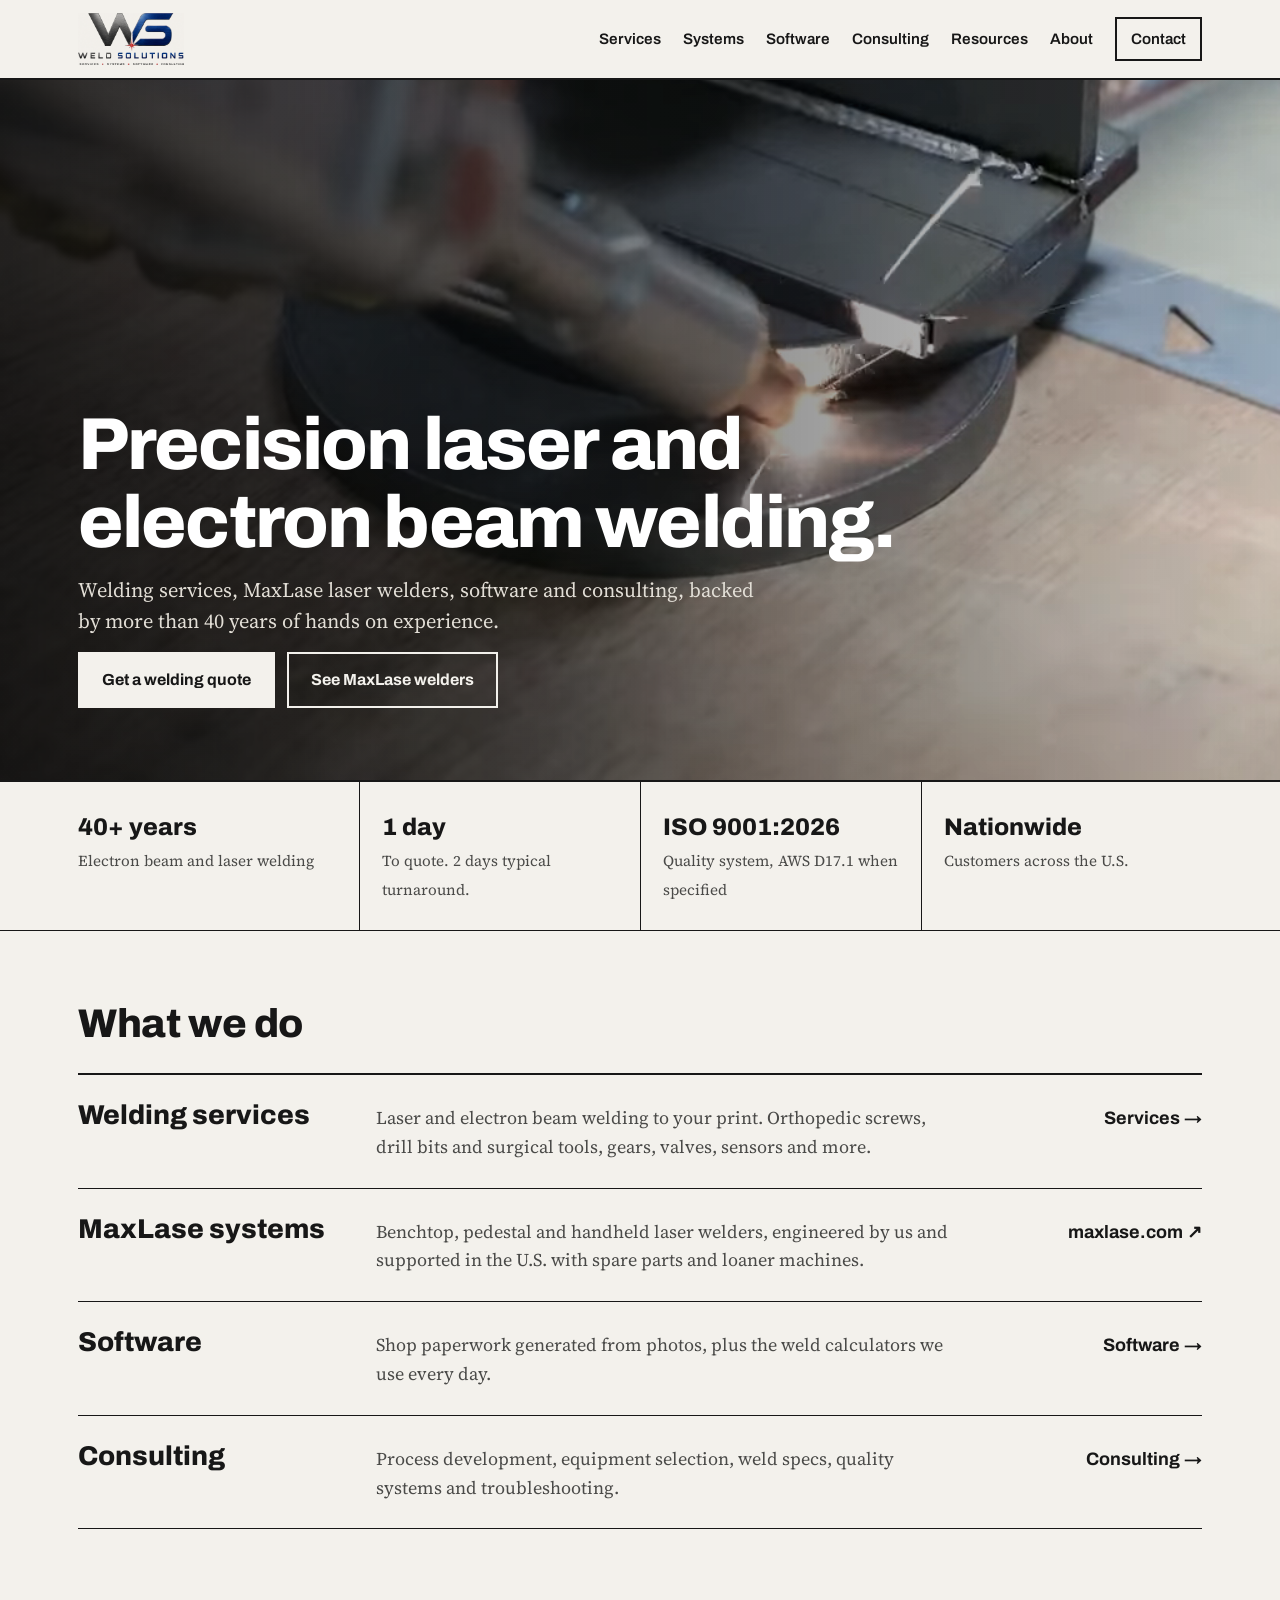
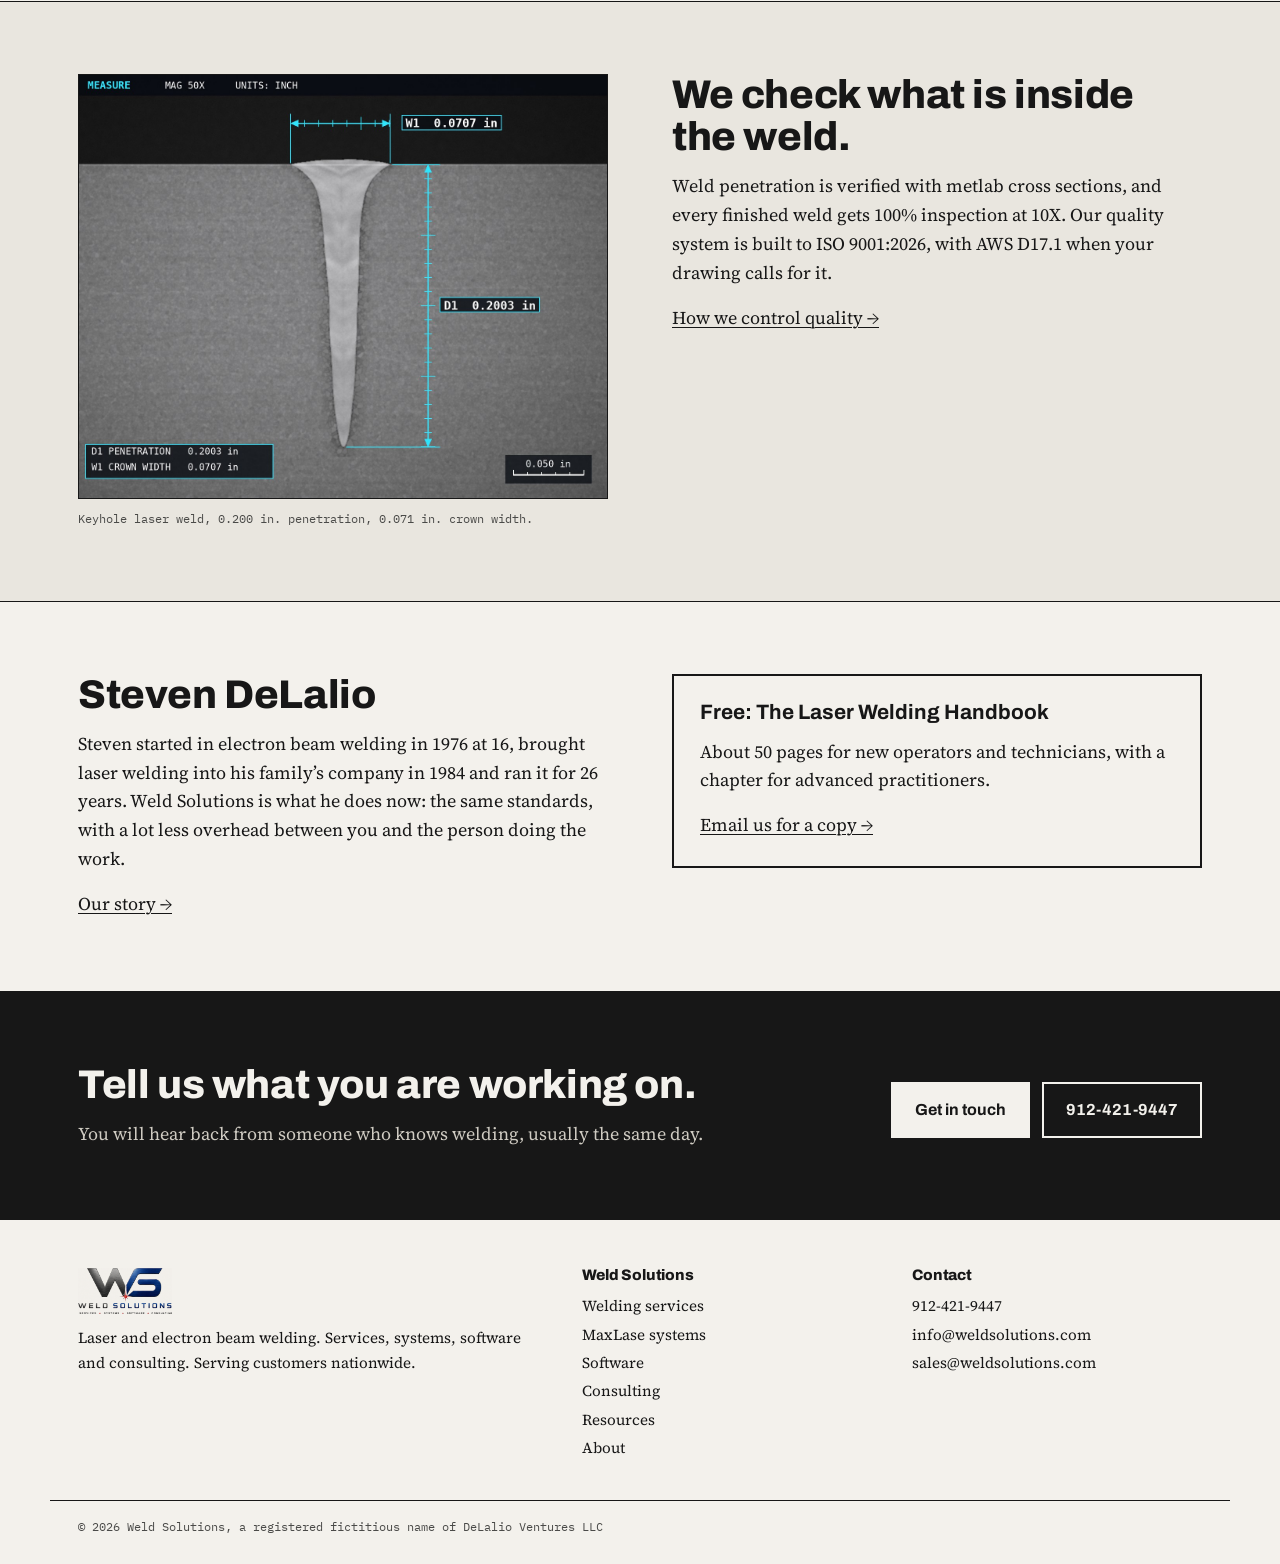
<file: index.html>
<!doctype html>
<html lang="en">
<head>
<meta charset="utf-8">
<meta name="viewport" content="width=device-width, initial-scale=1">
<title>Weld Solutions | Laser and Electron Beam Welding</title>
<meta name="description" content="Laser and electron beam welding services, MaxLase laser welders, weld software and consulting, backed by more than 40 years of experience. Serving customers nationwide.">
<link rel="preconnect" href="https://fonts.googleapis.com">
<link rel="preconnect" href="https://fonts.gstatic.com" crossorigin>
<link href="https://fonts.googleapis.com/css2?family=Archivo:wght@600;700;800&family=IBM+Plex+Mono:wght@400;500&family=Source+Serif+4:opsz,wght@8..60,400;8..60,600&display=swap" rel="stylesheet">
<link rel="stylesheet" href="/styles.css">
</head>
<body>
<header class="site">
  <div class="wrap bar">
    <a class="logo" href="/"><img src="/images/ws-logo.png" alt="Weld Solutions"></a>
    <button class="menu-btn" aria-label="Menu" onclick="document.body.classList.toggle('nav-open')">Menu</button>
    <nav><a href="/services/">Services</a><a href="https://systems.weldsolutions.com">Systems</a><a href="/software.html">Software</a><a href="/consulting.html">Consulting</a><a href="/resources.html">Resources</a><a href="/about.html">About</a><a class="nav-contact" href="/contact.html">Contact</a></nav>
  </div>
</header>

<main>

<section class="vhero">
  <video class="vhero-video" autoplay muted loop playsinline preload="auto" poster="images/hero-weld.jpg">
    <source src="/images/hero-weld.webm" type="video/webm">
    <source src="/images/hero-weld.mp4" type="video/mp4">
  </video>
  <div class="vhero-shade"></div>
  <div class="wrap vhero-text">
    <h1>Precision laser and electron beam welding.</h1>
    <p class="lead">Welding services, MaxLase laser welders, software and consulting, backed by more than 40 years of hands on experience.</p>
    <div class="btns"><a class="btn light" href="/services/quote.html">Get a welding quote</a><a class="btn line light" href="https://systems.weldsolutions.com">See MaxLase welders</a></div>
  </div>
</section>

<section class="facts"><div class="wrap fact-row">
  <div><b>40+ years</b><span>Electron beam and laser welding</span></div>
  <div><b>1 day</b><span>To quote. 2 days typical turnaround.</span></div>
  <div><b>ISO 9001:2026</b><span>Quality system, AWS D17.1 when specified</span></div>
  <div><b>Nationwide</b><span>Customers across the U.S.</span></div>
</div></section>

<section><div class="wrap">
  <h2>What we do</h2>
  <div class="rows">
    <a class="row" href="/services/"><h3>Welding services</h3><p>Laser and electron beam welding to your print. Orthopedic screws, drill bits and surgical tools, gears, valves, sensors and more.</p><span class="go">Services &rarr;</span></a>
    <a class="row" href="https://systems.weldsolutions.com"><h3>MaxLase systems</h3><p>Benchtop, pedestal and handheld laser welders, engineered by us and supported in the U.S. with spare parts and loaner machines.</p><span class="go">maxlase.com &#8599;</span></a>
    <a class="row" href="/software.html"><h3>Software</h3><p>Shop paperwork generated from photos, plus the weld calculators we use every day.</p><span class="go">Software &rarr;</span></a>
    <a class="row" href="/consulting.html"><h3>Consulting</h3><p>Process development, equipment selection, weld specs, quality systems and troubleshooting.</p><span class="go">Consulting &rarr;</span></a>
  </div>
</div></section>

<section class="tint"><div class="wrap cols">
  <figure class="photo-fig">
    <img src="/images/weld-cross-section-measured.jpg" alt="Illustration of a keyhole laser weld cross section with digital microscope measurements">
    <figcaption>Keyhole laser weld, 0.200 in. penetration, 0.071 in. crown width.</figcaption>
  </figure>
  <div>
    <h2>We check what is inside the weld.</h2>
    <p>Weld penetration is verified with metlab cross sections, and every finished weld gets 100% inspection at 10X. Our quality system is built to ISO 9001:2026, with AWS D17.1 when your drawing calls for it.</p>
    <a href="/services/quality.html">How we control quality &rarr;</a>
  </div>
</div></section>

<section><div class="wrap cols">
  <div>
    <h2>Steven DeLalio</h2>
    <p>Steven started in electron beam welding in 1976 at 16, brought laser welding into his family&rsquo;s company in 1984 and ran it for 26 years. Weld Solutions is what he does now: the same standards, with a lot less overhead between you and the person doing the work.</p>
    <a href="/about.html">Our story &rarr;</a>
  </div>
  <div class="box">
    <h3>Free: The Laser Welding Handbook</h3>
    <p>About 50 pages for new operators and technicians, with a chapter for advanced practitioners.</p>
    <a href="mailto:info@weldsolutions.com?subject=Laser%20Welding%20Handbook">Email us for a copy &rarr;</a>
  </div>
</div></section>
<section class="closing"><div class="wrap">
  <div><h2>Tell us what you are working on.</h2><p>You will hear back from someone who knows welding, usually the same day.</p></div>
  <div class="btns"><a class="btn" href="/contact.html">Get in touch</a><a class="btn line" href="tel:+19124219447">912-421-9447</a></div>
</div></section>

</main>
<footer class="site">
  <div class="wrap foot">
    <div>
      <img src="/images/ws-logo.png" alt="Weld Solutions">
      <p>Laser and electron beam welding. Services, systems, software and consulting. Serving customers nationwide.</p>
    </div>
    <div>
      <h4>Weld Solutions</h4>
      <a href="/services/">Welding services</a>
      <a href="https://systems.weldsolutions.com">MaxLase systems</a>
      <a href="/software.html">Software</a>
      <a href="/consulting.html">Consulting</a>
      <a href="/resources.html">Resources</a>
      <a href="/about.html">About</a>
    </div>
    <div>
      <h4>Contact</h4>
      <a href="tel:+19124219447">912-421-9447</a>
      <a href="mailto:info@weldsolutions.com">info@weldsolutions.com</a>
      <a href="mailto:sales@weldsolutions.com">sales@weldsolutions.com</a>
    </div>
  </div>
  <div class="wrap legal">&copy; <span class="yr">2026</span> Weld Solutions, a registered fictitious name of DeLalio Ventures LLC</div>
</footer>
<script>document.querySelectorAll('.yr').forEach(e=>e.textContent=new Date().getFullYear());</script>
</body>
</html>
</file>
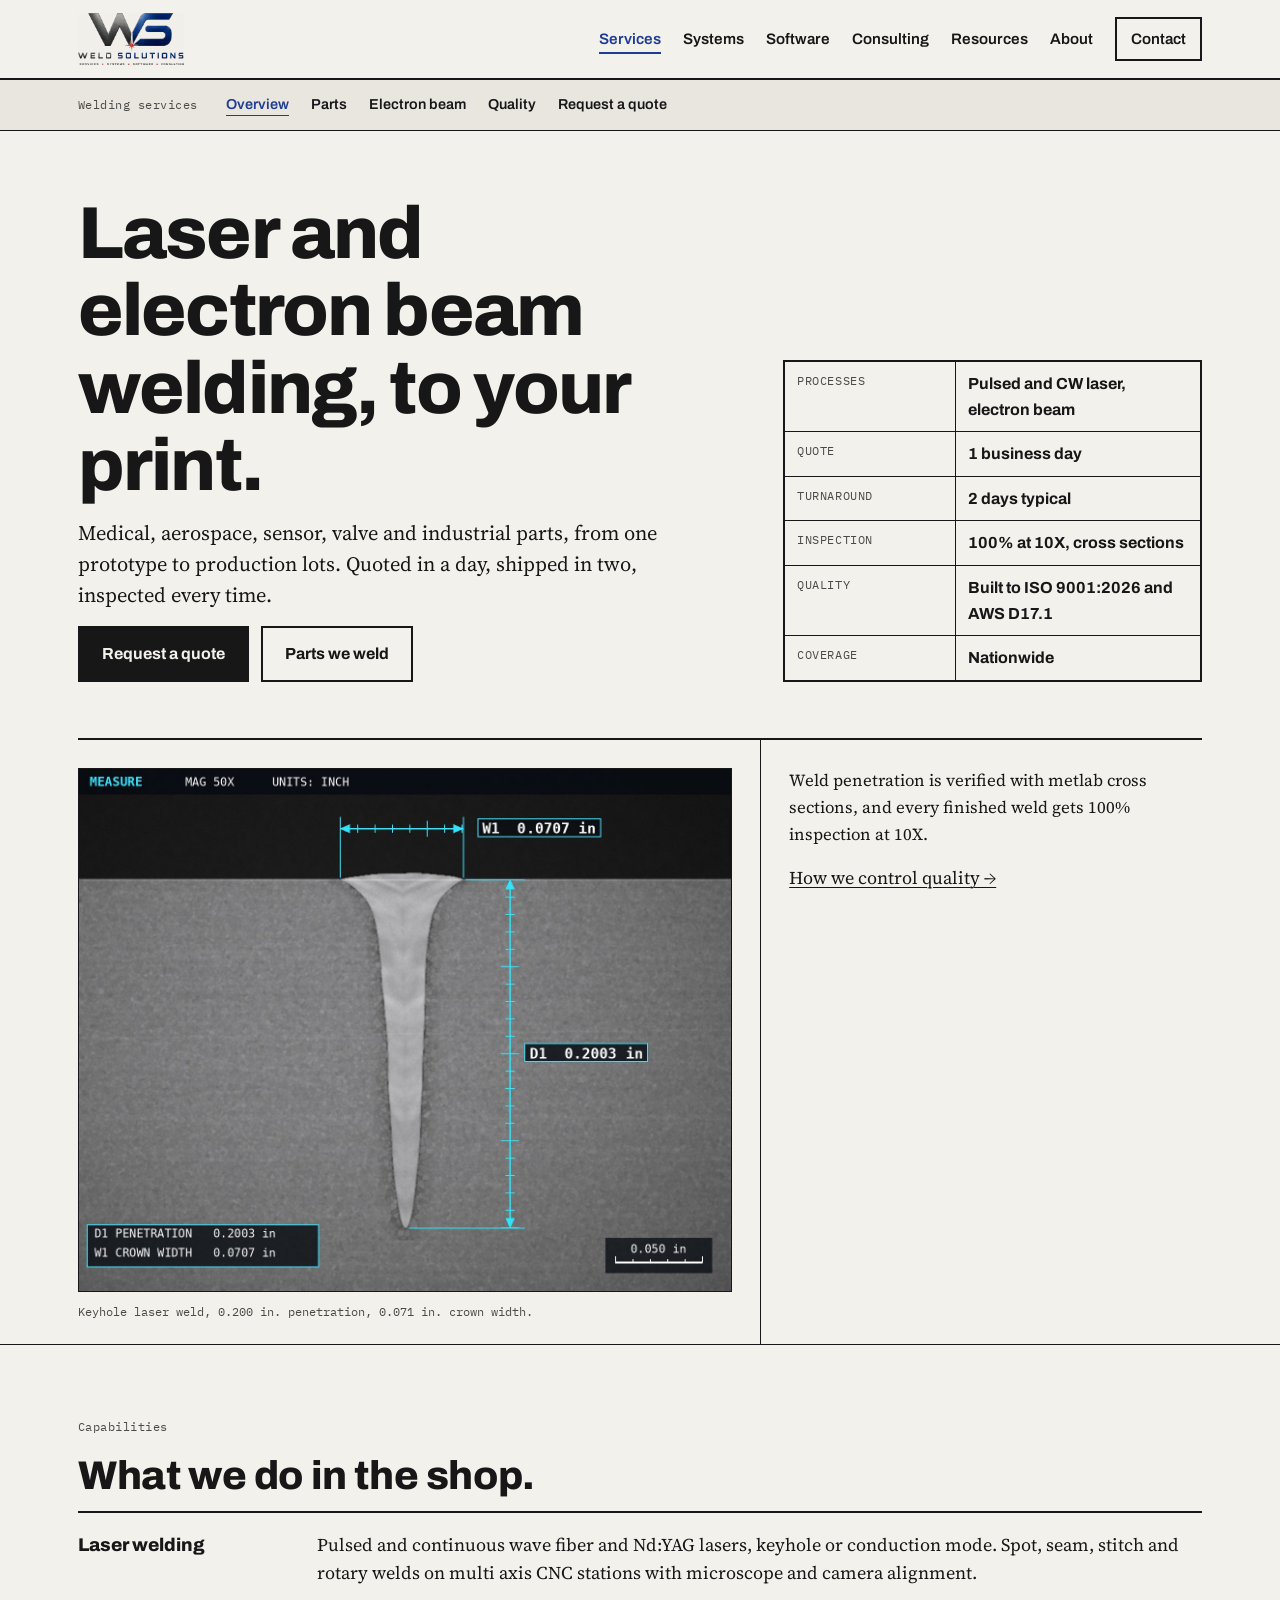
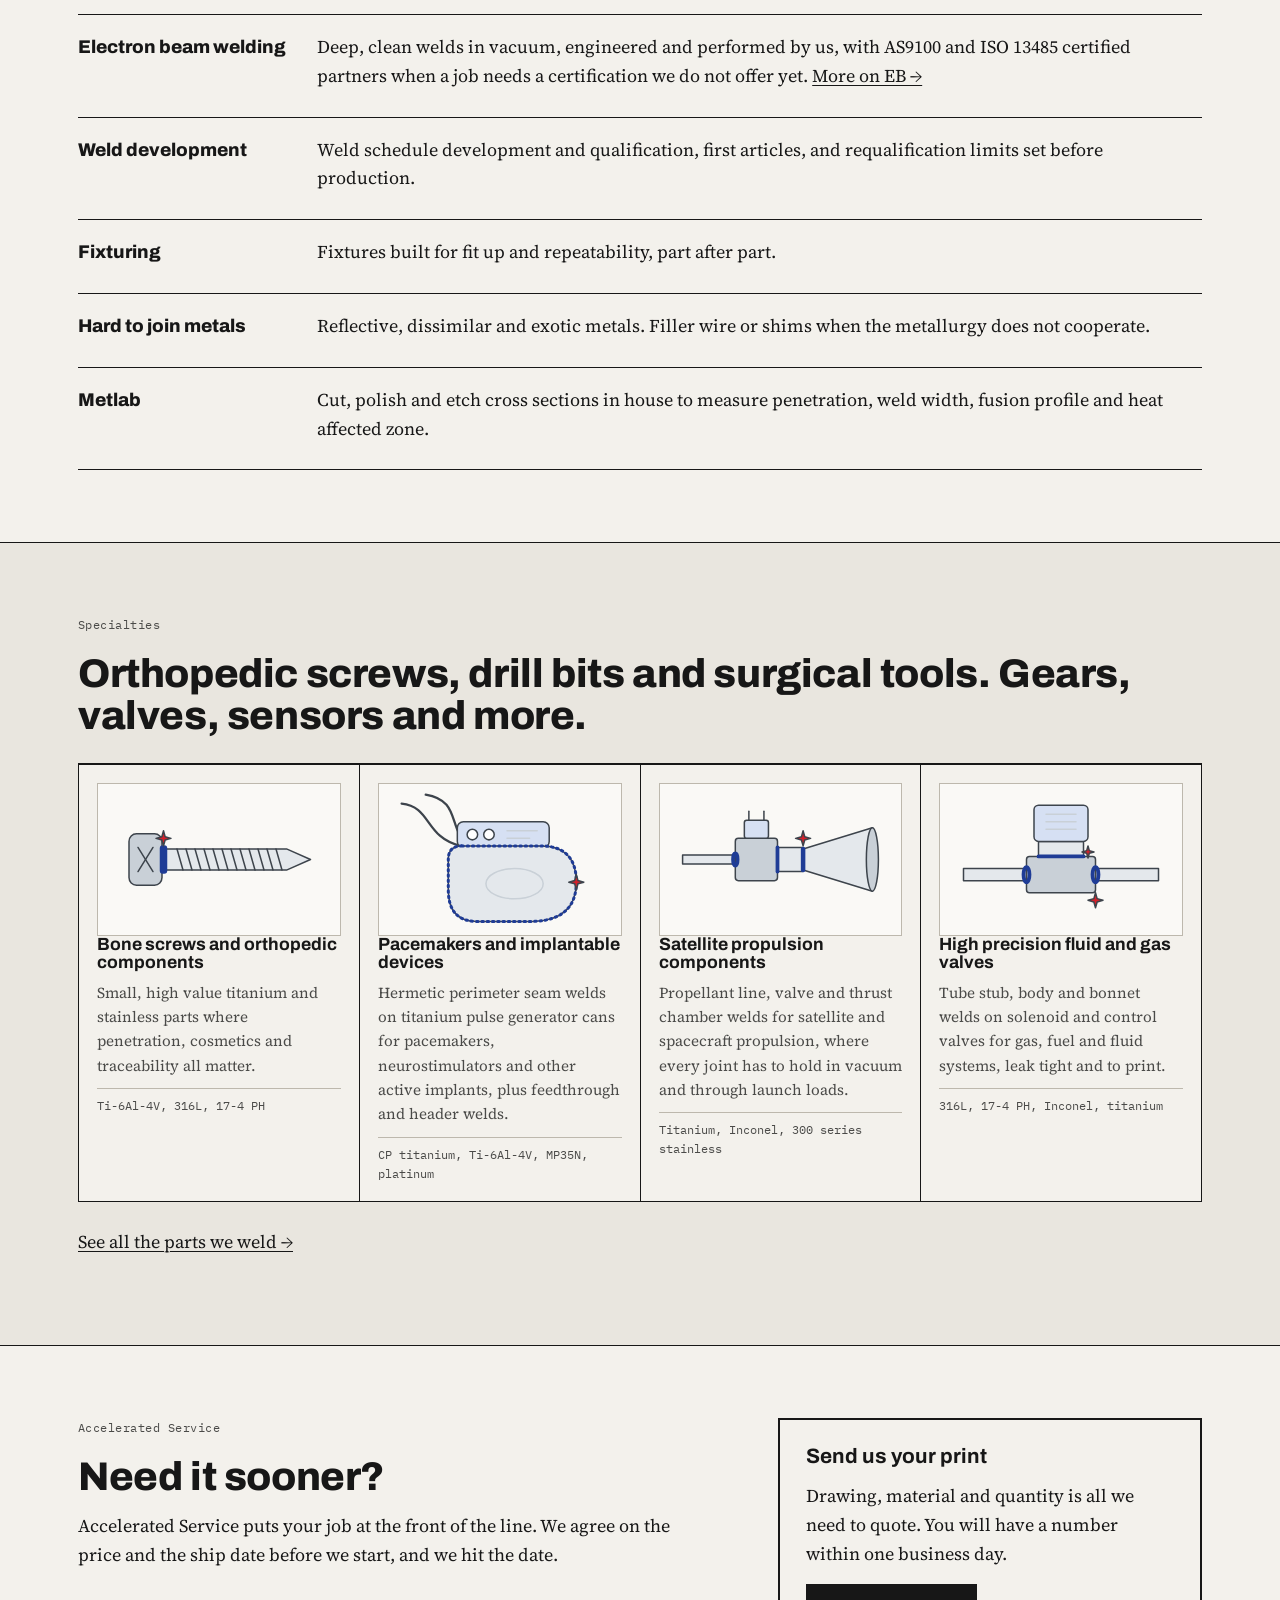
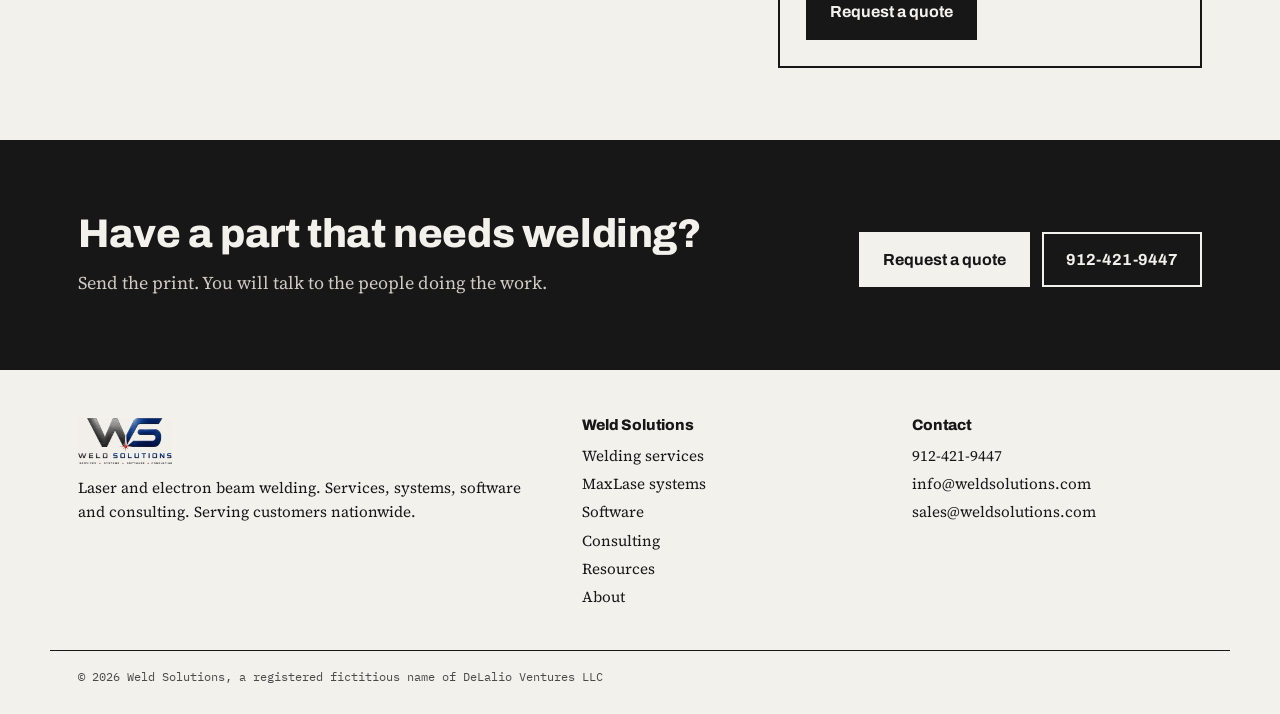
<file: services/index.html>
<!doctype html>
<html lang="en">
<head>
<meta charset="utf-8">
<meta name="viewport" content="width=device-width, initial-scale=1">
<title>Laser and Electron Beam Welding Services | Weld Solutions</title>
<meta name="description" content="Laser and electron beam welding to your print for medical, aerospace, sensor, valve and industrial parts. Quotes in one business day, 2 day turnaround, 100% 10X inspection. Nationwide.">
<link rel="preconnect" href="https://fonts.googleapis.com">
<link rel="preconnect" href="https://fonts.gstatic.com" crossorigin>
<link href="https://fonts.googleapis.com/css2?family=Archivo:wght@600;700;800&family=IBM+Plex+Mono:wght@400;500&family=Source+Serif+4:opsz,wght@8..60,400;8..60,600&display=swap" rel="stylesheet">
<link rel="stylesheet" href="/styles.css">
</head>
<body>
<header class="site">
  <div class="wrap bar">
    <a class="logo" href="/"><img src="/images/ws-logo.png" alt="Weld Solutions"></a>
    <button class="menu-btn" aria-label="Menu" onclick="document.body.classList.toggle('nav-open')">Menu</button>
    <nav><a href="/services/" class="on" aria-current="page">Services</a><a href="https://systems.weldsolutions.com">Systems</a><a href="/software.html">Software</a><a href="/consulting.html">Consulting</a><a href="/resources.html">Resources</a><a href="/about.html">About</a><a class="nav-contact" href="/contact.html">Contact</a></nav>
  </div>
</header>
<div class="subnav"><div class="wrap"><span class="label">Welding services</span><nav><a href="/services/" class="on">Overview</a><a href="/services/parts.html">Parts</a><a href="/services/electron-beam.html">Electron beam</a><a href="/services/quality.html">Quality</a><a href="/services/quote.html">Request a quote</a></nav></div></div>
<main>

<section class="hero"><div class="wrap">
  <div class="hero-row">
    <div>
      <h1>Laser and electron beam welding, to your print.</h1>
      <p class="lead">Medical, aerospace, sensor, valve and industrial parts, from one prototype to production lots. Quoted in a day, shipped in two, inspected every time.</p>
      <div class="btns"><a class="btn" href="/services/quote.html">Request a quote</a><a class="btn line" href="/services/parts.html">Parts we weld</a></div>
    </div>
    <dl class="tb">
      <div><dt>Processes</dt><dd>Pulsed and CW laser, electron beam</dd></div>
      <div><dt>Quote</dt><dd>1 business day</dd></div>
      <div><dt>Turnaround</dt><dd>2 days typical</dd></div>
      <div><dt>Inspection</dt><dd>100% at 10X, cross sections</dd></div>
      <div><dt>Quality</dt><dd>Built to ISO 9001:2026 and AWS D17.1</dd></div>
      <div><dt>Coverage</dt><dd>Nationwide</dd></div>
    </dl>
  </div>
  <div class="fig-band">
    <figure>
      <img src="/images/weld-cross-section-measured.jpg" alt="Illustration of a keyhole laser weld cross section with digital microscope measurements">
      <figcaption>Keyhole laser weld, 0.200 in. penetration, 0.071 in. crown width.</figcaption>
    </figure>
    <div class="fig-note">
      <p>Weld penetration is verified with metlab cross sections, and every finished weld gets 100% inspection at 10X.</p>
      <a href="/services/quality.html">How we control quality &rarr;</a>
    </div>
  </div>
</div></section>

<section><div class="wrap">
  <span class="label">Capabilities</span>
  <h2>What we do in the shop.</h2>
  <table class="table">
    <tr><th>Laser welding</th><td><p>Pulsed and continuous wave fiber and Nd:YAG lasers, keyhole or conduction mode. Spot, seam, stitch and rotary welds on multi axis CNC stations with microscope and camera alignment.</p></td></tr>
    <tr><th>Electron beam welding</th><td><p>Deep, clean welds in vacuum, engineered and performed by us, with AS9100 and ISO 13485 certified partners when a job needs a certification we do not offer yet. <a href="/services/electron-beam.html">More on EB &rarr;</a></p></td></tr>
    <tr><th>Weld development</th><td><p>Weld schedule development and qualification, first articles, and requalification limits set before production.</p></td></tr>
    <tr><th>Fixturing</th><td><p>Fixtures built for fit up and repeatability, part after part.</p></td></tr>
    <tr><th>Hard to join metals</th><td><p>Reflective, dissimilar and exotic metals. Filler wire or shims when the metallurgy does not cooperate.</p></td></tr>
    <tr><th>Metlab</th><td><p>Cut, polish and etch cross sections in house to measure penetration, weld width, fusion profile and heat affected zone.</p></td></tr>
  </table>
</div></section>

<section class="tint"><div class="wrap">
  <span class="label">Specialties</span>
  <h2>Orthopedic screws, drill bits and surgical tools. Gears, valves, sensors and more.</h2>
  <div class="plates"><figure class="plate">
  <div class="plate-img"><img src="/images/parts/bone-screw.svg" alt="Bone screws and orthopedic components" loading="lazy"></div>
  <h3>Bone screws and orthopedic components</h3>
  <p>Small, high value titanium and stainless parts where penetration, cosmetics and traceability all matter.</p>
  <p class="mat">Ti-6Al-4V, 316L, 17-4 PH</p>
</figure><figure class="plate">
  <div class="plate-img"><img src="/images/parts/pacemaker.svg" alt="Pacemakers and implantable devices" loading="lazy"></div>
  <h3>Pacemakers and implantable devices</h3>
  <p>Hermetic perimeter seam welds on titanium pulse generator cans for pacemakers, neurostimulators and other active implants, plus feedthrough and header welds.</p>
  <p class="mat">CP titanium, Ti-6Al-4V, MP35N, platinum</p>
</figure><figure class="plate">
  <div class="plate-img"><img src="/images/parts/thruster.svg" alt="Satellite propulsion components" loading="lazy"></div>
  <h3>Satellite propulsion components</h3>
  <p>Propellant line, valve and thrust chamber welds for satellite and spacecraft propulsion, where every joint has to hold in vacuum and through launch loads.</p>
  <p class="mat">Titanium, Inconel, 300 series stainless</p>
</figure><figure class="plate">
  <div class="plate-img"><img src="/images/parts/valve.svg" alt="High precision fluid and gas valves" loading="lazy"></div>
  <h3>High precision fluid and gas valves</h3>
  <p>Tube stub, body and bonnet welds on solenoid and control valves for gas, fuel and fluid systems, leak tight and to print.</p>
  <p class="mat">316L, 17-4 PH, Inconel, titanium</p>
</figure></div>
  <p style="margin-top:26px"><a href="/services/parts.html">See all the parts we weld &rarr;</a></p>
</div></section>

<section><div class="wrap cols wide-left">
  <div>
    <span class="label">Accelerated Service</span>
    <h2>Need it sooner?</h2>
    <p>Accelerated Service puts your job at the front of the line. We agree on the price and the ship date before we start, and we hit the date.</p>
  </div>
  <div class="box">
    <h3>Send us your print</h3>
    <p>Drawing, material and quantity is all we need to quote. You will have a number within one business day.</p>
    <a class="btn" href="/services/quote.html">Request a quote</a>
  </div>
</div></section>
<section class="closing"><div class="wrap">
  <div><h2>Have a part that needs welding?</h2><p>Send the print. You will talk to the people doing the work.</p></div>
  <div class="btns"><a class="btn" href="/services/quote.html">Request a quote</a><a class="btn line" href="tel:+19124219447">912-421-9447</a></div>
</div></section>

</main>
<footer class="site">
  <div class="wrap foot">
    <div>
      <img src="/images/ws-logo.png" alt="Weld Solutions">
      <p>Laser and electron beam welding. Services, systems, software and consulting. Serving customers nationwide.</p>
    </div>
    <div>
      <h4>Weld Solutions</h4>
      <a href="/services/">Welding services</a>
      <a href="https://systems.weldsolutions.com">MaxLase systems</a>
      <a href="/software.html">Software</a>
      <a href="/consulting.html">Consulting</a>
      <a href="/resources.html">Resources</a>
      <a href="/about.html">About</a>
    </div>
    <div>
      <h4>Contact</h4>
      <a href="tel:+19124219447">912-421-9447</a>
      <a href="mailto:info@weldsolutions.com">info@weldsolutions.com</a>
      <a href="mailto:sales@weldsolutions.com">sales@weldsolutions.com</a>
    </div>
  </div>
  <div class="wrap legal">&copy; <span class="yr">2026</span> Weld Solutions, a registered fictitious name of DeLalio Ventures LLC</div>
</footer>
<script>document.querySelectorAll('.yr').forEach(e=>e.textContent=new Date().getFullYear());</script>
</body>
</html>
</file>
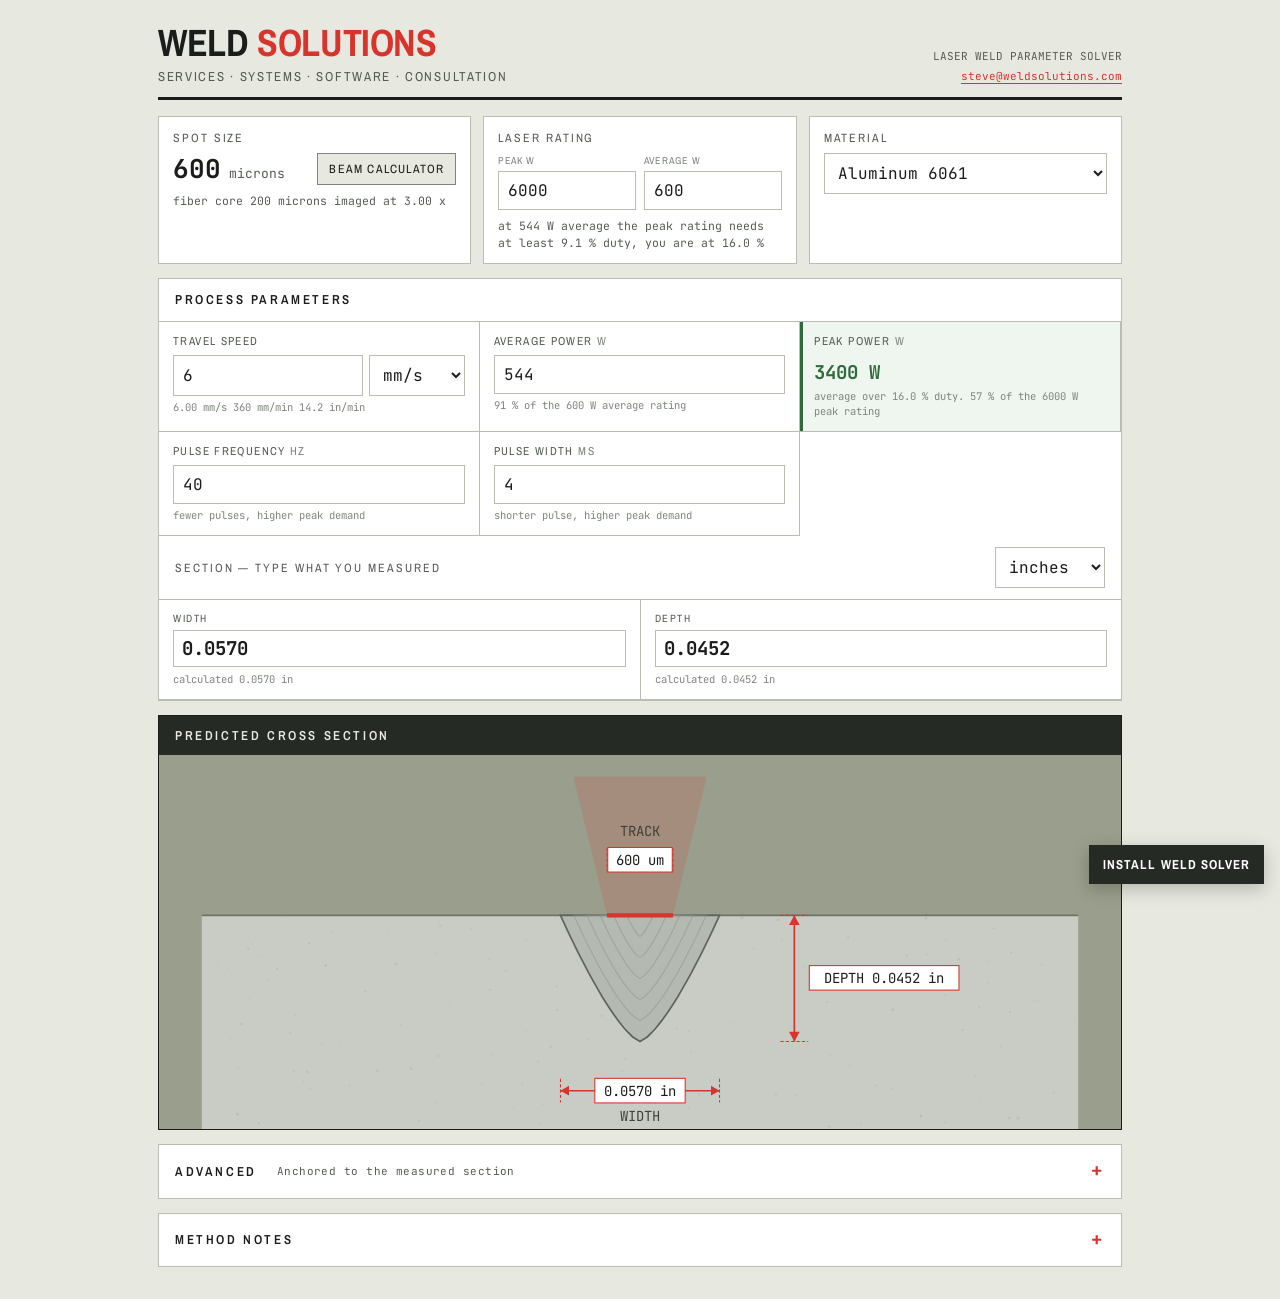
<file: tools/index.html>
<!DOCTYPE html>
<html lang="en">
<head>
<meta charset="utf-8">
<meta name="viewport" content="width=device-width, initial-scale=1, viewport-fit=cover, maximum-scale=1">
<meta name="apple-mobile-web-app-capable" content="yes">
<meta name="apple-mobile-web-app-status-bar-style" content="black-translucent">
<meta name="apple-mobile-web-app-title" content="Weld Solver">
<meta name="mobile-web-app-capable" content="yes">
<meta name="theme-color" content="#262A25">
<link rel="apple-touch-icon" href="icon-180.png">
<link rel="icon" href="icon-192.png">
<link rel="manifest" href="manifest.json">
<title>Weld Solutions - Laser Weld Parameter Solver</title>
<link rel="preconnect" href="https://fonts.googleapis.com">
<link rel="preconnect" href="https://fonts.gstatic.com" crossorigin>
<link href="https://fonts.googleapis.com/css2?family=Archivo+Narrow:wght@400;500;600;700&family=JetBrains+Mono:wght@400;500;700&display=swap" rel="stylesheet">
<style>
  :root{
    --mount:#9A9E8C; --field:#E7E9E0; --metal:#C8CCC4; --metal-dk:#7E857C;
    --ink:#1A1D19; --ink-2:#565C54; --rule:#B9BEB2; --paper:#FFFFFF;
    --red:#D6342C; --dark:#262A25; --ok:#2F6B3A; --amber:#B0761F;
  }
  *{box-sizing:border-box}
  html,body{margin:0;padding:0;max-width:100%;overflow-x:hidden}
  body{background:var(--field);color:var(--ink);
    font:15px/1.5 "Archivo Narrow",Arial Narrow,Helvetica,sans-serif;-webkit-font-smoothing:antialiased}
  .wrap{max-width:1000px;margin:0 auto;
    padding:calc(24px + env(safe-area-inset-top)) calc(18px + env(safe-area-inset-right))
            calc(18px + env(safe-area-inset-bottom)) calc(18px + env(safe-area-inset-left))}
  /* iOS zooms the page whenever a focused field is under 16px, so hold every input at 16 */
  input[type=number],select{font-size:16px}
  .ratepair input,.card input[type=number]{font-size:16px}

  .mast{display:flex;align-items:flex-end;justify-content:space-between;gap:16px;
    border-bottom:3px solid var(--ink);padding-bottom:10px;margin-bottom:16px;flex-wrap:wrap}
  .mast .lockup{font-weight:700;font-size:clamp(24px,4.6vw,38px);letter-spacing:-.01em;text-transform:uppercase;line-height:1}
  .mast .lockup span{color:var(--red)}
  .mast .doc{font-family:"JetBrains Mono",monospace;font-size:11px;color:var(--ink-2);text-align:right;line-height:1.8}
.mast .doc a{color:var(--red);text-decoration:none;border-bottom:1px solid var(--red)}
.mast .tag{font-size:13px;letter-spacing:.13em;text-transform:uppercase;color:var(--ink-2);margin-top:5px}
@media (max-width:560px){.mast .doc{text-align:left}.mast .tag{font-size:12px;letter-spacing:.08em}}

  .setup{display:grid;grid-template-columns:1fr 1fr 1fr;gap:12px;margin-bottom:14px}
  @media (max-width:860px){.setup{grid-template-columns:1fr 1fr}}
  @media (max-width:560px){.setup{grid-template-columns:1fr}}
  .ratepair{display:grid;grid-template-columns:1fr 1fr;gap:8px}
  .ratepair label{display:block;font-size:10px;letter-spacing:.12em;text-transform:uppercase;
    color:var(--metal-dk);margin-bottom:3px}
  .ratepair input{font-size:15px;padding:6px 8px}
  .setup .box{background:var(--paper);border:1px solid var(--rule);padding:12px 14px;min-width:0}
  .setup .l{font-size:12px;letter-spacing:.16em;text-transform:uppercase;color:var(--ink-2);margin-bottom:6px}
  .spotrow{display:flex;align-items:center;gap:10px}
  .spotval{font-family:"JetBrains Mono",monospace;font-weight:700;font-size:26px;line-height:1}
  .spotval small{font-size:13px;font-weight:400;color:var(--ink-2)}
  .optbtn{margin-left:auto;font-family:"Archivo Narrow",sans-serif;font-size:12px;letter-spacing:.1em;
    text-transform:uppercase;padding:7px 11px;background:var(--field);border:1px solid var(--metal-dk);
    color:var(--ink);cursor:pointer;white-space:nowrap}
  .optbtn:hover{background:var(--metal)}
  .wobline{font-family:"JetBrains Mono",monospace;font-size:11.5px;color:var(--ink-2);margin-top:7px}

  select,input[type=number]{width:100%;min-width:0;padding:8px 9px;border:1px solid var(--rule);background:#fff;
    color:var(--ink);font-family:"JetBrains Mono",monospace;font-size:16px;border-radius:0}
  select:focus,input:focus,button:focus-visible{outline:2px solid var(--red);outline-offset:1px}

  .board{background:var(--paper);border:1px solid var(--rule);margin-bottom:14px}
  .board h2{font-size:13px;letter-spacing:.2em;text-transform:uppercase;font-weight:600;margin:0;
    padding:11px 16px;border-bottom:1px solid var(--rule);display:flex;justify-content:space-between;
    align-items:center;gap:10px;flex-wrap:wrap}
  .board h2 em{font-style:normal;font-family:"JetBrains Mono",monospace;font-size:11px;
    letter-spacing:.06em;color:var(--ink-2);text-transform:none}
  .params{display:grid;grid-template-columns:repeat(3,1fr)}
  @media (max-width:760px){.params{grid-template-columns:repeat(2,1fr)}}
  @media (max-width:430px){.params{grid-template-columns:1fr}}
  .p{padding:11px 14px;border-right:1px solid var(--rule);border-bottom:1px solid var(--rule);min-width:0}
  .p.wide{grid-column:1 / -1}
  .p label{display:block;font-size:11.5px;letter-spacing:.12em;text-transform:uppercase;color:var(--ink-2);
    margin-bottom:5px;white-space:nowrap;overflow:hidden;text-overflow:ellipsis}
  .p .unit{color:var(--metal-dk)}
  .p .sub{font-family:"JetBrains Mono",monospace;font-size:10.5px;color:var(--metal-dk);margin-top:4px}
  .p .ro{font-family:"JetBrains Mono",monospace;font-weight:700;font-size:19px;line-height:1.2;
    padding:7px 0 0;color:var(--ink)}
  .p.good{background:#EFF6F0;box-shadow:inset 3px 0 0 var(--ok)} .p.good .ro{color:var(--ok)}
  .p.warn{background:#FBF4E7;box-shadow:inset 3px 0 0 var(--amber)} .p.warn .ro{color:var(--amber)}
  .p.bad{background:#FDF0EF;box-shadow:inset 3px 0 0 var(--red)} .p.bad .ro{color:var(--red)}
  .p input.over{border-color:var(--red);color:var(--red)}
  .p.out{background:#FDF0EF;box-shadow:inset 3px 0 0 var(--red)}
  .p.out label{color:var(--red);font-weight:600}
  .p.out input{border-color:var(--red);font-weight:700;color:var(--red)}
  .spd{display:grid;grid-template-columns:minmax(0,1fr) 96px;gap:6px}

  /* calculated status chips */
  .chips{display:grid;grid-template-columns:repeat(2,1fr);gap:1px;background:var(--rule);
    border-bottom:1px solid var(--rule)}
  .chip{background:var(--paper);padding:9px 13px;min-width:0}
  .chip .k{font-size:10.5px;letter-spacing:.15em;text-transform:uppercase;color:var(--ink-2)}
  .chip .v{font-family:"JetBrains Mono",monospace;font-weight:700;font-size:17px;line-height:1.2;
    margin-top:3px;overflow-wrap:anywhere}
  .chip .d{font-family:"JetBrains Mono",monospace;font-size:10px;color:var(--metal-dk);margin-top:3px;line-height:1.5}
  .chip.good{background:#EFF6F0;box-shadow:inset 3px 0 0 var(--ok)}
  .chip.good .v{color:var(--ok)}
  .chip.bad{background:#FDF0EF;box-shadow:inset 3px 0 0 var(--red)}
  .chip.bad .v{color:var(--red)}
  .chip.warn{background:#FBF4E7;box-shadow:inset 3px 0 0 var(--amber)}
  .chip.warn .v{color:var(--amber)}

  .results{display:grid;grid-template-columns:1fr 1fr;gap:1px;background:var(--rule);
    border-bottom:1px solid var(--rule)}
  @media (max-width:520px){.results{grid-template-columns:1fr}}
  .res{background:#FDF0EF;padding:13px 16px;min-width:0;box-shadow:inset 4px 0 0 var(--red)}
  .res .k{font-size:11px;letter-spacing:.18em;text-transform:uppercase;color:var(--ink-2)}
  .res .v{font-family:"JetBrains Mono",monospace;font-weight:700;font-size:clamp(24px,4.4vw,32px);
    line-height:1.1;color:var(--red);margin-top:4px;overflow-wrap:anywhere}
  .res .d{font-family:"JetBrains Mono",monospace;font-size:11px;color:var(--ink-2);margin-top:5px}

  .calrow{display:grid;grid-template-columns:1fr 1fr 110px auto;gap:10px;padding:14px 16px;align-items:end}
  @media (max-width:640px){.calrow{grid-template-columns:1fr 1fr;}
    .calrow .btn{grid-column:1 / -1}}
  .calf{min-width:0}
  .calf label{display:block;font-size:11.5px;letter-spacing:.12em;text-transform:uppercase;
    color:var(--ink-2);margin-bottom:5px;white-space:nowrap;overflow:hidden;text-overflow:ellipsis}
  details.advbox{background:var(--paper);border:1px solid var(--rule);margin-bottom:14px}
  details.advbox>summary{list-style:none;cursor:pointer;padding:12px 16px;font-size:13px;
    letter-spacing:.2em;text-transform:uppercase;font-weight:600;display:flex;
    justify-content:space-between;align-items:center;gap:10px}
  details.advbox>summary::-webkit-details-marker{display:none}
  details.advbox>summary em{font-style:normal;font-family:"JetBrains Mono",monospace;font-size:11px;
    letter-spacing:.04em;text-transform:none;color:var(--ink-2);font-weight:400;margin-right:auto;margin-left:10px}
  details.advbox>summary::after{content:'+';font-family:"JetBrains Mono",monospace;color:var(--red);font-size:19px}
  details.advbox[open]>summary{border-bottom:1px solid var(--rule)}
  details.advbox[open]>summary::after{content:'\2013'}
  .cards{display:grid;grid-template-columns:1fr 1fr;gap:1px;background:var(--rule);
    border-bottom:1px solid var(--rule)}
  @media (max-width:520px){.cards{grid-template-columns:1fr}}
  .card{background:var(--paper);padding:11px 14px;min-width:0}
  .card .k{font-size:10.5px;letter-spacing:.15em;text-transform:uppercase;color:var(--ink-2)}
  .card .v{font-family:"JetBrains Mono",monospace;font-weight:700;font-size:19px;line-height:1.2;
    margin-top:3px;overflow-wrap:anywhere}
  .card input[type=number]{margin-top:3px;font-size:19px;font-weight:700;padding:5px 8px}
  .card.good input[type=number]{border-color:var(--ok)}
  .card.warn input[type=number]{border-color:var(--amber)}
  .card.bad input[type=number]{border-color:var(--red)}
  .card .d{font-family:"JetBrains Mono",monospace;font-size:10.5px;color:var(--metal-dk);
    margin-top:4px;line-height:1.6}
  .card.good{background:#EFF6F0;box-shadow:inset 3px 0 0 var(--ok)}
  .card.good .v{color:var(--ok)}
  .card.warn{background:#FBF4E7;box-shadow:inset 3px 0 0 var(--amber)}
  .card.warn .v{color:var(--amber)}
  .card.bad{background:#FDF0EF;box-shadow:inset 3px 0 0 var(--red)}
  .card.bad .v{color:var(--red)}
  .card .dv{font-weight:700;color:var(--ink)}
  .card .dv.ok{color:var(--ok)}
  .card .dv.warn{color:var(--amber)}
  .card .dv.bad{color:var(--red)}
  .thresh{display:grid;grid-template-columns:1fr 1fr;gap:10px 14px;padding:12px 14px;
    border-bottom:1px solid var(--rule)}
  .thresh .livenote{grid-column:1 / -1;margin:0}
  .comments{margin-bottom:14px}
  .comments .verdict{margin:0 0 8px}
  .comments .verdict:last-child{margin-bottom:0}
  .cmphead{display:flex;align-items:center;gap:12px;padding:11px 16px;border-bottom:1px solid var(--rule);
    flex-wrap:wrap}
  .cmphead span{font-size:12px;letter-spacing:.16em;text-transform:uppercase;color:var(--ink-2);flex:1;min-width:150px}
  .cmphead select{width:auto;min-width:96px}
  .cmphead .lnk{font-size:12px;letter-spacing:.04em;text-transform:none;white-space:nowrap}
  .cmphead .btn{padding:9px 18px}

  .dtable{display:grid;grid-template-columns:1.25fr 1fr 1fr .85fr;gap:1px;background:var(--rule);
    border-bottom:1px solid var(--rule)}
  .dtable>div{background:var(--paper);padding:8px 12px;min-width:0;display:flex;align-items:center}
  .dtable .hd{background:var(--field);font-size:10.5px;letter-spacing:.13em;text-transform:uppercase;
    color:var(--ink-2)}
  .dtable .hd.r{justify-content:flex-end}
  .dtable .rl{background:var(--field);font-size:11.5px;letter-spacing:.1em;text-transform:uppercase;
    color:var(--ink-2)}
  .dtable .cv{font-family:"JetBrains Mono",monospace;font-size:14px;font-weight:700;
    justify-content:flex-end;text-align:right;overflow-wrap:anywhere}
  .dtable .cv.calc{color:var(--red)}
  .dtable .cv input{text-align:right;font-weight:700;padding:5px 7px;font-size:14px}
  .dtable .cv input.edited{border-color:var(--amber);background:#FBF4E7;color:var(--amber)}
  .dtable .dv{font-family:"JetBrains Mono",monospace;font-size:13px;font-weight:600;
    justify-content:flex-end;color:var(--ink)}
  .dtable .dv.ok{color:var(--ok)}
  .dtable .dv.bad{color:var(--red)}
  .dtable>div.rowok{background:#EFF6F0}
  .dtable>div.rowbad{background:#FDF0EF}
  .dtable>div.rowok.rl{box-shadow:inset 3px 0 0 var(--ok)}
  .dtable>div.rowbad.rl{box-shadow:inset 3px 0 0 var(--red)}
  .dtable.adv{border-bottom:0}
  .dtable.adv>div{padding:6px 12px}
  .dtable.adv .rl,.dtable.adv .hd{font-size:10.5px}
  .dtable.adv .cv{font-size:13px;font-weight:500;color:var(--ink)}
  .dtable.adv .dv{font-size:12px}
  .dtable.adv .sec{grid-column:1 / -1;background:var(--field);font-size:10px;letter-spacing:.2em;
    text-transform:uppercase;color:var(--metal-dk);padding:7px 12px}
  @media (max-width:560px){.dtable.adv .cv{font-size:11.5px}.dtable.adv .rl{font-size:9.5px}}
  @media (max-width:560px){
    .dtable{grid-template-columns:1fr 1fr 1fr .8fr}
    .dtable>div{padding:7px 8px}
    .dtable .cv{font-size:12.5px}
    .dtable .rl{font-size:10.5px;letter-spacing:.03em}
    .dtable .cv input{font-size:12.5px;padding:4px 5px}
  }
  .diag{border-bottom:1px solid var(--rule);padding:13px 16px}
  .diag .dh{font-size:12px;letter-spacing:.18em;text-transform:uppercase;color:var(--ink-2);margin-bottom:10px}
  .diag ol{margin:0;padding-left:20px}
  .diag li{margin-bottom:10px;font-size:13.5px;line-height:1.55}
  .diag li:last-child{margin-bottom:0}
  .diag li::marker{font-family:"JetBrains Mono",monospace;font-weight:700}
  .diag li.ok::marker{color:var(--ok)}
  .diag li.warn::marker{color:var(--amber)}
  .diag li.bad::marker{color:var(--red)}
  .diag .act{display:block;margin-top:4px;font-family:"JetBrains Mono",monospace;
    font-size:11.5px;color:var(--ink-2);line-height:1.65}
  .cmpalt{padding:9px 16px;border-bottom:1px solid var(--rule);font-family:"JetBrains Mono",monospace;
    font-size:11px;color:var(--metal-dk);line-height:1.7}

  .calnote{padding:0 16px 14px;font-family:"JetBrains Mono",monospace;font-size:11.5px;
    color:var(--ink-2);line-height:1.7}
  .calf .tag{float:right;font-family:"JetBrains Mono",monospace;font-size:10px;
    letter-spacing:.04em;text-transform:none}
  .calf input.edited{border-color:var(--amber);color:var(--amber);font-weight:700;background:#FBF4E7}
  .calf .tag.edited{color:var(--amber)}
  .calf .sub{font-family:"JetBrains Mono",monospace;font-size:10.5px;color:var(--metal-dk);margin-top:4px}
  .lnk{background:none;border:0;border-bottom:1px solid var(--red);color:var(--red);
    font:inherit;cursor:pointer;padding:0}

  .runrow{display:flex;gap:10px;padding:14px 16px;flex-wrap:wrap;align-items:center}
  .btn{font-family:"Archivo Narrow",sans-serif;font-weight:600;font-size:14px;letter-spacing:.14em;
    text-transform:uppercase;padding:11px 20px;border:1px solid var(--ink);background:var(--ink);color:#fff;cursor:pointer}
  .btn:hover{background:var(--red);border-color:var(--red);color:#fff}
  .btn[disabled]{opacity:.4;cursor:default}
  .btn[disabled]:hover{background:var(--ink);border-color:var(--ink);color:#fff}
  .runrow .note{font-family:"JetBrains Mono",monospace;font-size:11.5px;color:var(--ink-2);line-height:1.6;flex:1;min-width:170px}

  .macro{border:1px solid var(--ink);background:var(--mount);overflow:hidden;margin-bottom:14px}
  .macro .mh{padding:10px 16px;background:var(--dark);color:#E8EAE2;font-size:13px;letter-spacing:.2em;
    text-transform:uppercase;font-weight:600}
  .pan{overflow-x:auto;-webkit-overflow-scrolling:touch}
  .macro svg{display:block;width:100%;height:auto}

  .macro .cap{padding:9px 16px;background:var(--dark);color:#8D9587;font-family:"JetBrains Mono",monospace;font-size:11px}

  .report{background:var(--paper);border:1px solid var(--rule);margin-bottom:14px}
  .report .rh{padding:11px 16px;border-bottom:1px solid var(--rule);font-size:13px;letter-spacing:.2em;
    text-transform:uppercase;font-weight:600}
  .report .rb{padding:0;font-family:"JetBrains Mono",monospace;font-size:13px;line-height:1.85}
  .report .rb .verdict{margin:12px 16px 0}
  .report .rb .verdict:last-child{margin-bottom:14px}
  .line{display:flex;justify-content:space-between;gap:14px;border-bottom:1px dotted var(--rule);padding:3px 0}
  .line:last-child{border-bottom:0}
  .line span:last-child{text-align:right;white-space:nowrap}
  .verdict{margin-top:12px;padding:10px 13px;font-size:13px;line-height:1.6;border-left:4px solid var(--red);
    background:#FDF0EF;font-family:"Archivo Narrow",sans-serif}
  .verdict.pass{border-color:var(--ok);background:#EFF6F0}
  .verdict b{font-weight:700}

  .mask{position:fixed;inset:0;background:rgba(26,29,25,.72);display:none;align-items:center;justify-content:center;padding:14px;z-index:50}
  .mask.on{display:flex}
  .modal{background:var(--paper);border:1px solid var(--ink);max-width:600px;width:100%;max-height:92vh;overflow:auto}
  .modal h3{margin:0;padding:13px 18px;background:var(--dark);color:#E8EAE2;font-size:13px;letter-spacing:.2em;
    text-transform:uppercase;font-weight:600;display:flex;justify-content:space-between;position:sticky;top:0;z-index:2}
  .modal .mb{padding:16px 18px 18px}
  .modal .fld{margin-bottom:12px}
  .modal label{display:block;font-size:12px;letter-spacing:.12em;text-transform:uppercase;color:var(--ink-2);margin-bottom:5px}
  .modal .two{display:grid;grid-template-columns:1fr 1fr;gap:12px}
  .bigspot{display:grid;grid-template-columns:1fr 1fr;gap:1px;background:var(--rule);border:1px solid var(--rule);margin:0 0 14px}
  .bigspot div{background:var(--field);padding:11px 13px;min-width:0}
  .bigspot .n{font-family:"JetBrains Mono",monospace;font-weight:700;font-size:24px;line-height:1.15;overflow-wrap:anywhere}
  .bigspot .n em{font-style:normal;font-size:13px;font-weight:400;color:var(--ink-2)}
  .bigspot .t{font-size:11px;letter-spacing:.14em;text-transform:uppercase;color:var(--ink-2)}
  .bigspot .s{font-family:"JetBrains Mono",monospace;font-size:11px;color:var(--ink-2);margin-top:4px;overflow-wrap:anywhere}
  .bigspot .trk{background:#FDF0EF}
  .bigspot .trk .n{color:var(--red)}
  .optfig{border:1px solid var(--rule);background:var(--dark);margin-bottom:14px;overflow:hidden}
  .optfig svg{display:block;width:100%;height:auto}
  #svgOpt{aspect-ratio:580/160}
  #svgWob{aspect-ratio:580/232}
  .livenote{font-family:"JetBrains Mono",monospace;font-size:11px;color:var(--metal-dk);
    margin:2px 0 10px;line-height:1.6}
  .xbtn{background:none;border:0;color:#E8EAE2;font-size:20px;cursor:pointer;line-height:1;padding:0}

  .support{font-family:"JetBrains Mono",monospace;font-size:12px;color:var(--ink-2);
    text-align:center;margin:18px 0 0}
  .support a{color:var(--red);text-decoration:none;border-bottom:1px solid var(--red)}
  .foot{font-family:"JetBrains Mono",monospace;font-size:11.5px;color:var(--ink-2);line-height:1.8;
    padding:14px 16px}


  /* install helper: shown only when the site is opened in a browser, never from the installed app */
  .install-fab{position:fixed;right:16px;bottom:calc(16px + env(safe-area-inset-bottom));z-index:9997;
    border:0;background:var(--dark);color:#fff;padding:11px 14px;font-family:"Archivo Narrow",sans-serif;
    font-weight:700;font-size:13px;letter-spacing:.08em;text-transform:uppercase;box-shadow:0 5px 18px rgba(0,0,0,.22);
    cursor:pointer;display:none}
  .install-fab.show{display:block}
  .install-shade{position:fixed;inset:0;z-index:9998;background:rgba(20,23,20,.56);display:none;
    align-items:flex-end;justify-content:center;padding:18px;padding-bottom:calc(18px + env(safe-area-inset-bottom))}
  .install-shade.show{display:flex}
  .install-card{width:min(520px,100%);background:#fff;border:1px solid var(--rule);box-shadow:0 18px 55px rgba(0,0,0,.28)}
  .install-head{display:flex;align-items:center;gap:12px;padding:15px 16px;border-bottom:1px solid var(--rule)}
  .install-head img{width:54px;height:54px;border-radius:12px;display:block}
  .install-head-text{min-width:0;flex:1}
  .install-title{font-size:20px;font-weight:700;line-height:1.05;text-transform:uppercase;letter-spacing:.02em}
  .install-sub{margin-top:4px;color:var(--ink-2);font-family:"JetBrains Mono",monospace;font-size:10.5px;line-height:1.45}
  .install-close{border:0;background:transparent;color:var(--ink-2);font:24px/1 Arial,sans-serif;cursor:pointer;padding:4px 3px 8px 10px}
  .install-body{padding:15px 16px 16px}
  .install-body p{margin:0 0 12px;font-size:15px;line-height:1.45}
  .install-steps{margin:0 0 14px;padding:0;list-style:none;counter-reset:istep}
  .install-steps li{counter-increment:istep;display:grid;grid-template-columns:29px 1fr;gap:9px;align-items:start;
    padding:7px 0;border-bottom:1px solid #E7E9E0;font-size:15px;line-height:1.35}
  .install-steps li:last-child{border-bottom:0}
  .install-steps li:before{content:counter(istep);width:25px;height:25px;display:grid;place-items:center;background:var(--field);
    border:1px solid var(--rule);font-family:"JetBrains Mono",monospace;font-size:11px;font-weight:700}
  .install-actions{display:flex;gap:9px;flex-wrap:wrap}
  .install-primary,.install-secondary{flex:1 1 180px;padding:11px 14px;border:1px solid var(--dark);cursor:pointer;
    font-family:"Archivo Narrow",sans-serif;font-weight:700;font-size:13px;letter-spacing:.08em;text-transform:uppercase}
  .install-primary{background:var(--dark);color:#fff}
  .install-secondary{background:#fff;color:var(--dark)}
  .install-tip{font-family:"JetBrains Mono",monospace;font-size:10.5px;color:var(--ink-2);line-height:1.55;margin-top:10px}
  @media (min-width:700px){.install-shade{align-items:center}}

</style>
</head>
<body>

<div id="installShade" class="install-shade" aria-hidden="true">
  <section class="install-card" role="dialog" aria-modal="true" aria-labelledby="installTitle">
    <div class="install-head">
      <img src="icon-180.png" alt="Weld Solver icon">
      <div class="install-head-text">
        <div id="installTitle" class="install-title">Install Weld Solver</div>
        <div class="install-sub">Put this tool on your Home Screen and open it like an app.</div>
      </div>
      <button id="installClose" class="install-close" type="button" aria-label="Close">×</button>
    </div>
    <div class="install-body">
      <div id="installIos" hidden>
        <p>On iPhone, Apple requires the final install tap from you:</p>
        <ol class="install-steps">
          <li>Tap <strong>Share</strong> in the browser.</li>
          <li>Choose <strong>Add to Home Screen</strong>.</li>
          <li>If you see <strong>Open as Web App</strong>, leave it turned on, then tap <strong>Add</strong>.</li>
        </ol>
        <div class="install-tip">After that, the Weld Solver icon will appear on your Home Screen and this message will no longer appear when you launch the installed app.</div>
      </div>
      <div id="installNative" hidden>
        <p>Your phone can install Weld Solver directly.</p>
        <div class="install-actions">
          <button id="installNow" class="install-primary" type="button">Install Weld Solver</button>
          <button id="installLaterNative" class="install-secondary" type="button">Not now</button>
        </div>
      </div>
      <div id="installGeneric" hidden>
        <p>Add Weld Solver to your Home Screen from your browser menu. Look for <strong>Install app</strong> or <strong>Add to Home Screen</strong>.</p>
        <div class="install-actions">
          <button id="installLaterGeneric" class="install-secondary" type="button">Got it</button>
        </div>
      </div>
    </div>
  </section>
</div>
<button id="installFab" class="install-fab" type="button">Install Weld Solver</button>

<div class="wrap">

  <header class="mast">
    <div>
      <div class="lockup">Weld <span>Solutions</span></div>
      <div class="tag">Services &middot; Systems &middot; Software &middot; Consultation</div>
    </div>
    <div class="doc">LASER WELD PARAMETER SOLVER<br>
      <a href="mailto:steve@weldsolutions.com">steve@weldsolutions.com</a></div>
  </header>

  <div class="setup">
    <div class="box">
      <div class="l" id="trackLbl">Spot size</div>
      <div class="spotrow">
        <div class="spotval"><span id="spotShow">600</span><small> microns</small></div>
        <button class="optbtn" id="openOptics">Beam calculator</button>
      </div>
      <div class="wobline" id="wobLine"></div>
    </div>
    <div class="box">
      <div class="l">Laser rating</div>
      <div class="ratepair">
        <div><label for="rpk">Peak W</label><input type="number" id="rpk" value="6000" step="100" min="1"></div>
        <div><label for="ravg">Average W</label><input type="number" id="ravg" value="600" step="10" min="1"></div>
      </div>
      <div class="wobline" id="rateNote"></div>
    </div>
    <div class="box">
      <div class="l">Material</div>
      <select id="mat">
        <option value="al6061" selected>Aluminum 6061</option>
        <option value="al4047">Aluminum 4047</option>
        <option value="cs">Carbon and low-alloy steel</option>
        <option value="ss">Stainless 304 / 316</option>
        <option value="kovar">Kovar / Alloy 42</option>
        <option value="inco">Nickel alloy - Inconel, Hastelloy</option>
        <option value="ti">Titanium 6Al-4V</option>
        <option value="cu">Copper</option>
      </select>
    </div>
  </div>

  <section class="board">
    <h2>Process parameters</h2>
    <div class="params">
      <div class="p">
        <label for="speed">Travel speed</label>
        <div class="spd">
          <input type="number" id="speed" value="6" step="0.5" min="0">
          <select id="sunit">
            <option value="mms" selected>mm/s</option>
            <option value="mmmin">mm/min</option>
            <option value="inmin">in/min</option>
          </select>
        </div>
        <div class="sub" id="speedAlt"></div>
      </div>
      <div class="p" id="pavgCell">
        <label for="pavg">Average power <span class="unit">W</span></label>
        <input type="number" id="pavg" value="544" step="10" min="0">
        <div class="sub" id="pavgSub"></div>
      </div>
      <div class="p" id="ppkCell">
        <label>Peak power <span class="unit">W</span></label>
        <div class="ro" id="ppkVal">-</div>
        <div class="sub" id="ppkSub"></div>
      </div>
      <div class="p">
        <label for="prr">Pulse frequency <span class="unit">Hz</span></label>
        <input type="number" id="prr" value="40" step="5" min="0">
        <div class="sub" id="prrSub">0 for continuous wave</div>
      </div>
      <div class="p">
        <label for="pw">Pulse width <span class="unit">ms</span></label>
        <input type="number" id="pw" value="4" step="0.25" min="0">
        <div class="sub" id="pwSub">drives duty and pool spread</div>
      </div>
    </div>

    <div class="cmphead">
      <span>Section &mdash; type what you measured</span>
      <button class="lnk" id="anchorBtn" type="button" hidden>calibrate to this section</button>
      <select id="wdunit" data-prev="in">
        <option value="um">microns</option>
        <option value="in" selected>inches</option>
        <option value="mm">mm</option>
      </select>
    </div>

    <div class="cards">
      <div class="card" id="fW">
        <div class="k">Width</div>
        <input type="number" id="mw" value="0.0570" step="0.0005" min="0">
        <div class="d"></div>
      </div>
      <div class="card" id="fD">
        <div class="k">Depth</div>
        <input type="number" id="md" value="0.0452" step="0.0005" min="0">
        <div class="d"></div>
      </div>
    </div>



  </section>

  <figure class="macro" style="margin:0 0 14px">
    <div class="mh">Predicted cross section</div>
    <div class="pan"><svg id="svgSec" viewBox="0 0 900 370" role="img" aria-label="Weld cross section with fusion width and penetration dimensioned"></svg></div>
  </figure>

  <details class="advbox">
    <summary>Advanced <em id="reportHead"></em></summary>
    <div class="cards">
      <div class="card" id="kOv"><div class="k">Pulse overlap</div><div class="v">-</div><div class="d"></div></div>
      <div class="card" id="kMode"><div class="k">Weld mode</div><div class="v">-</div><div class="d"></div></div>
      <div class="card" id="kEff"><div class="k">Efficiency</div><div class="v">-</div><div class="d"></div></div>
      <div class="card" id="kAR"><div class="k">Aspect ratio</div><div class="v">-</div><div class="d"></div></div>
      <div class="card" id="kDuty"><div class="k">Duty cycle</div><div class="v">-</div><div class="d"></div></div>
      <div class="card" id="kPE"><div class="k">Pulse energy</div><div class="v">-</div><div class="d"></div></div>
      <div class="card" id="kArea"><div class="k">Fusion area</div><div class="v">-</div><div class="d"></div></div>
      <div class="card" id="kHI"><div class="k">Heat input</div><div class="v">-</div><div class="d"></div></div>
    </div>
    <div class="thresh">
      <div class="calf">
        <label for="arKey">Keyhole at or above</label>
        <input type="number" id="arKey" value="0.6" step="0.05" min="0.05">
      </div>
      <div class="calf">
        <label for="arCond">Conduction below</label>
        <input type="number" id="arCond" value="0.3" step="0.05" min="0.02">
      </div>
      <p class="livenote">Depth over width. These name the section, they do not change any number.
        The defaults are common rules of thumb, not measurements. Set them from your own macros.</p>
    </div>
  </details>



  <details class="advbox">
    <summary>Method notes</summary>
    <div class="foot" id="method"></div>
  </details>
</div>

<div class="mask" id="mask">
  <div class="modal" role="dialog" aria-modal="true" aria-label="Beam calculator">
    <h3>Beam calculator <button class="xbtn" id="closeOptics" aria-label="Close">&times;</button></h3>
    <div class="mb">
      <div class="bigspot">
        <div>
          <div class="t">Optical spot</div>
          <div class="n"><span id="mSpot">600</span> <em>microns</em></div>
          <div class="s" id="mSpotAlt"></div>
        </div>
        <div class="trk">
          <div class="t">Track diameter</div>
          <div class="n"><span id="mTrack">600</span> <em>microns</em></div>
          <div class="s" id="mTrackAlt"></div>
        </div>
      </div>
      <div class="optfig"><svg id="svgOpt" viewBox="0 0 580 160" role="img" aria-label="Optical train"></svg></div>
      <div class="optfig"><svg id="svgWob" viewBox="0 0 580 232" role="img" aria-label="Top view of the beam track"></svg></div>
      <div class="fld">
        <label for="mFiber">Delivery fiber core (microns)</label>
        <input type="number" id="mFiber" value="200" step="5" min="1">
      </div>
      <div class="two">
        <div class="fld">
          <label for="mCol">Collimator (mm)</label>
          <input type="number" id="mCol" value="100" step="5" min="1">
        </div>
        <div class="fld">
          <label for="mLens">Focus lens (mm)</label>
          <input type="number" id="mLens" value="300" step="5" min="1">
        </div>
      </div>
      <div class="fld">
        <label for="mWob">Wobble diameter (mm)</label>
        <input type="number" id="mWob" value="0" step="0.1" min="0">
      </div>
      <p class="livenote">Every change is applied as you type. Close when you are finished.</p>
    </div>
  </div>
</div>

<script>
(function(){
  var $=function(id){return document.getElementById(id);};
  var MAT={
    al6061:{a:65,hm:2.60,n:'aluminum 6061',cond:3.0e5,key:1.5e6},
    al4047:{a:60,hm:2.62,n:'aluminum 4047',cond:3.0e5,key:1.5e6},
    cs:{a:12.0,hm:7.90,n:'carbon steel',cond:2.0e5,key:1.0e6},
    ss:{a:4.0,hm:8.20,n:'stainless',cond:2.0e5,key:1.0e6},
    kovar:{a:4.6,hm:7.90,n:'Kovar',cond:2.0e5,key:1.0e6},
    inco:{a:3.4,hm:8.50,n:'nickel alloy',cond:2.0e5,key:1.0e6},
    ti:{a:2.9,hm:5.70,n:'Ti-6Al-4V',cond:1.8e5,key:0.9e6},
    cu:{a:111,hm:5.50,n:'copper',cond:8.0e5,key:4.0e6}
  };
  var HERM=70;
  var optSpot=600, wobbleMM=0, track=600;
  // locked by calibration, never re-derived on every keystroke
  var lockedAR=0.79, lockedEff=null, lockedPW=4;
  // true once the section fields hold a typed measurement instead of the prediction
  var wdDirty=false, calMsg='', lockedNote='';

  function uLab(){var u=wdUnit();return u==='in'?'in':(u==='um'?'um':'mm');}
  // every width and depth reads out in both systems, whichever one is selected
  function bothMM(mm){
    if(!isFinite(mm)) return '-';
    var u=wdUnit(), o=[];
    if(u!=='um') o.push(Math.round(mm*1000)+' um');
    if(u!=='mm') o.push(mm.toFixed(3)+' mm');
    if(u!=='in') o.push((mm/25.4).toFixed(4)+' in');
    return fromMM(mm).toFixed(wdDp())+' '+uLab()+'  /  '+o.join(' / ');
  }

  // no mode switch: a frequency of zero is a continuous beam
  function isPulsed(){return Math.max(n('prr',0),0)>0;}
  function dutyRaw(){
    return Math.max(n('pw',0),0)/1000*Math.max(n('prr',0),0);
  }
  function dutyNow(){ return Math.min(dutyRaw(),1); }
  function avgPower(){ return Math.max(n('pavg',0),0); }
  // you set the average. the laser has to reach this peak during the on time to deliver it.
  function peakPower(){
    var d=dutyNow();
    return (isPulsed()&&d>0) ? avgPower()/d : avgPower();
  }
  function ratedPk(){  return Math.max(n('rpk',1),1); }
  function ratedAvg(){ return Math.max(n('ravg',1),1); }
  // the average rating is a thermal ceiling, so it caps how much duty a given peak can run
  // the peak rating sets a floor on duty: too short an on time and the peak demand runs away
  function minDuty(){ return Math.min(avgPower()/ratedPk(),1); }
  // longer pulses let the pool spread sideways during the pulse, so the same
  // fusion area comes out wider and shallower. Lateral spread goes as the square
  // root of pulse time, anchored to the pulse width at calibration.
  function arNow(){
    if(!isPulsed()||!(lockedPW>0)) return lockedAR;
    var t=Math.max(n('pw',0),0.01);
    return lockedAR*Math.sqrt(lockedPW/t);
  }

  var n=function(id,d){var v=parseFloat($(id).value);return isFinite(v)?v:d;};
  var f2=function(x,k){return isFinite(x)?x.toFixed(k===undefined?2:k):'-';};
  function pdens(W,dmm){var A=Math.PI/4*dmm*dmm;return A>0?W/A*100:0;}
  function sci(w){
    if(!(w>0))return '-';
    if(w>=1e6)return (w/1e6).toFixed(2)+' MW/cm2';
    if(w>=1e3)return (w/1e3).toFixed(1)+' kW/cm2';
    return Math.round(w)+' W/cm2';
  }
  function toMMS(v){var u=$('sunit').value;return u==='inmin'?v*25.4/60:(u==='mmmin'?v/60:v);}
  function speedMMS(){return Math.max(toMMS(n('speed',0)),0);}
  function wdUnit(){return $('wdunit').value;}
  function toMM(v,u){u=u||wdUnit();return u==='in'?v*25.4:(u==='um'?v/1000:v);}
  function fromMM(v,u){u=u||wdUnit();return u==='in'?v/25.4:(u==='um'?v*1000:v);}
  function wdDp(u){u=u||wdUnit();return u==='in'?4:(u==='um'?0:3);}
  // only used before a section has ever been entered
  function fallbackEff(m,ar){
    var soft=/aluminum|copper/.test(m.n), mode=modeFromAR(ar);
    if(mode==='keyhole')    return (soft?15:25)/100;
    if(mode==='transition') return (soft? 8:16)/100;
    return (soft?4:10)/100;
  }
  // area = S x width x depth. A deep narrow section tends toward a triangle at 0.50,
  // a shallow one toward a half ellipse at 0.785. Sliding between them removes the step
  // that used to move the answer 10 percent for a 1 percent change in pulse width.
  function shapeOf(ar){
    var f=(ar*ar)/(ar*ar+0.2025);          // 0.45 is the midpoint of the slide
    return 0.785-(0.785-0.50)*f;
  }
  // the label is descriptive only, and the thresholds are yours to set
  function modeFromAR(ar){
    var kh=Math.max(n('arKey',0.6),0.05), cd=Math.max(n('arCond',0.3),0.02);
    if(cd>=kh) cd=kh*0.5;
    return ar>=kh?'keyhole':(ar>=cd?'transition':'conduction');
  }

  function state(){
    var m=MAT[$('mat').value]||MAT.al6061;
    var spotMM=optSpot/1000;
    var v=speedMMS(), P=avgPower();
    var HI=(v>0&&P>0)?P/v:0;

    // locked by calibration, so changing any parameter moves the answer
    var ar=arNow();
    var mode=modeFromAR(ar), S=shapeOf(ar);
    var eff = lockedEff!==null ? lockedEff : fallbackEff(m,ar);

    // predicted section, recomputed on every change
    var A = HI>0 ? HI*eff/m.hm : 0;
    var Wf = A>0 ? Math.sqrt(A/(S*ar)) : 0;
    var width = Wf>0 ? Math.max(Wf+wobbleMM,track/1000) : 0;
    var depth = Wf*ar;

    // measured section from the calibration fields, for comparison
    // depth over the whole width, which is what the macro actually shows
    var arSec = width>0 ? depth/width : 0;
    var modeSec = arSec>0 ? modeFromAR(arSec) : mode;

    var mW=toMM(n('mw',0)), mD=toMM(n('md',0));
    var mWf=Math.max(mW-wobbleMM,0);
    var haveMeas=mWf>0&&mD>0;
    var arMeas = haveMeas ? mD/mWf : 0;
    var arMeasSec = (haveMeas&&mW>0) ? mD/mW : 0;
    var Smeas = haveMeas ? shapeOf(arMeas) : S;
    var Ameas = haveMeas ? Smeas*mWf*mD : 0;
    var effMeas = (haveMeas&&HI>0) ? Ameas*m.hm/HI : 0;

    var pdPk=pdens(peakPower(),spotMM);


    return {m:m,track:track/1000,spot:spotMM,wob:wobbleMM,speed:v,pavg:P,
      prr:n('prr',0),pw:n('pw',0),ppk:peakPower(),pavgRaw:avgPower(),
      width:width,depth:depth,Wf:Wf,area:A,
      mW:mW,mD:mD,mWf:mWf,haveMeas:haveMeas,arMeas:arMeas,Ameas:Ameas,effMeas:effMeas,
      ar:ar,mode:modeSec,modeFusion:mode,arSec:arSec,arMeasSec:arMeasSec,S:S,pdPk:pdPk,HI:HI,eff:eff,calibrated:lockedEff!==null};
  }

  function calibrate(){
    var s=state();
    if(!(s.mW>0&&s.mD>0)){ return paint('Waiting for a width and a depth'); }
    if(!(s.mWf>0)){
      calMsg='The measured width is not wider than the '+f2(wobbleMM,2)+' mm wobble, so there is no fusion width left to work from.';
      return paint('Calibrate refused');
    }
    if(!(s.HI>0)){
      calMsg='Calibrate needs a travel speed and an average power. Heat input is zero, so efficiency cannot be solved.';
      return paint('Calibrate refused');
    }
    var eNew=shapeOf(s.arMeas)*s.mWf*s.mD*s.m.hm/s.HI;
    if(!(eNew>0)||eNew>1){
      calMsg='That section needs '+f2(eNew*100,0)+' percent of the beam to end up as melted metal, which is impossible. '+
        'Check the units on the width and depth, and check that the power and speed on screen are the ones that produced it.';
      return paint('Calibrate refused');
    }
    lockedAR=s.arMeas;
    lockedPW=isPulsed()?Math.max(n('pw',0),0.01):0;
    lockedEff=eNew;
    lockedNote='locked '+bothMM(s.mW)+' x '+bothMM(s.mD)+' at '+f2(s.pavg,0)+' W and '+f2(s.speed,2)+' mm/s';
    calMsg='';
    paint('Anchored to the measured section');
  }

  function toffOf(s){ return s.prr>0?Math.max(1/s.prr-s.pw/1000,0):0; }
  function card(id,cls,val,det){
    var c=$(id);
    c.className='card'+(cls?' '+cls:'');
    c.querySelector('.v').textContent=val;
    c.querySelector('.d').innerHTML=det||'';
  }
  // one rule for every deviation on the page: tight is green, wide is red, in between is neutral
  function band(p){
    if(p===null||p===undefined||!isFinite(p)) return '';
    var a=Math.abs(p);
    return a<2?'good':(a<=10?'warn':'bad');
  }
  function devSpan(p){
    if(p===null||p===undefined||!isFinite(p)) return '';
    var a=Math.abs(p);
    return ' <span class="dv '+(a<2?'ok':(a<=10?'warn':'bad'))+'">'+(p>0?'+':'')+f2(p,1)+' %</span>';
  }

  function areaTxt(mm2){
    return wdUnit()==='in' ? (mm2/645.16).toFixed(5)+' in2' : mm2.toFixed(3)+' mm2';
  }

  function paint(head){
    var s=state(),m=s.m;
    var pulsed=isPulsed();


    var u=' '+uLab();
    var cMode=s.mode, aMode=s.arMeasSec>0?modeFromAR(s.arMeasSec):null;

    function pctOf(act,calc){return (calc>0&&isFinite(act)&&act>0)?(act-calc)/calc*100:null;}
    var pW=pctOf(s.mW,s.width), pD=pctOf(s.mD,s.depth),
        pAR=pctOf(s.arMeas,s.ar), pA=pctOf(s.Ameas,s.area), pEF=pctOf(s.effMeas,s.eff);

    function secField(id,calcMM,dp){
      var c=$(id), has=wdDirty&&isFinite(dp)&&dp!==null;
      c.className='card'+(has?(band(dp)?' '+band(dp):''):'');
      c.querySelector('.d').innerHTML = calcMM>0
        ? 'calculated '+fromMM(calcMM).toFixed(wdDp())+' '+uLab()+(has?devSpan(dp):'')
        : 'enter a power and a travel speed';
    }
    secField('fW',s.width,pW);
    secField('fD',s.depth,pD);
    var offBy=Math.max(Math.abs(pW||0),Math.abs(pD||0));
    $('anchorBtn').hidden=!(wdDirty&&s.haveMeas&&offBy>=2);

    // you set the average, so that is checked against its rating and the peak demand against its own
    var rAvg=ratedAvg(), rPk=ratedPk();
    var useAvg=s.pavg/rAvg, usePk=peakPower()/rPk, dNow=dutyNow();
    $('pavg').classList.toggle('over',useAvg>1);
    $('pavgCell').className='p';
    $('pavgSub').textContent=f2(useAvg*100,0)+' % of the '+f2(rAvg,0)+' W average rating';
    $('ppkVal').textContent=f2(peakPower(),0)+' W';
    $('ppkCell').className='p '+(usePk>1?'bad':(usePk>0.9?'warn':'good'));
    $('ppkSub').textContent=(pulsed?'average over '+f2(dNow*100,1)+' % duty':'CW, same as average')+
      '. '+f2(usePk*100,0)+' % of the '+f2(rPk,0)+' W peak rating';
    $('pwSub').textContent=pulsed?'shorter pulse, higher peak demand':'ignored, frequency is zero';
    $('prrSub').textContent=pulsed?'fewer pulses, higher peak demand':'0 means continuous wave';
    $('rateNote').innerHTML=pulsed
      ? 'at '+f2(s.pavg,0)+' W average the peak rating needs at least '+f2(minDuty()*100,1)+
        ' % duty, you are at '+f2(dNow*100,1)+' %'
      : 'continuous wave, so only the average rating applies';
    $('reportHead').textContent=head||'Validation report';
    $('trackLbl').textContent = wobbleMM>0 ? 'Track diameter' : 'Spot size';
    $('speedAlt').textContent=s.speed>0?f2(s.speed,2)+' mm/s  '+f2(s.speed*60,0)+' mm/min  '+f2(s.speed*60/25.4,1)+' in/min':'';

    /* ---- advanced cards ---- */
    var arScaled = pulsed && lockedPW>0 && Math.abs(n('pw',0)-lockedPW)>0.01;
    var advNow=s.prr>0&&s.speed>0?s.speed/s.prr:0;
    var duty0=dutyNow();

    if(!(s.speed>0)){
      card('kOv','','-','enter a travel speed');
    } else if(!pulsed||!(s.prr>0)){
      card('kOv','good','CW','continuous beam, no pulse gaps to close');
    } else {
      var ov=(1-advNow/s.track)*100, pass=ov>=HERM;
      card('kOv',pass?'good':'bad',f2(ov,0)+' %',
        pass?'hermetic, clears '+HERM+' %'
            :(ov<0?'spots do not touch, gaps in the seam'
                  :'below hermetic, needs '+Math.ceil(s.speed/(s.track*(1-HERM/100)))+' Hz or slower travel'));
    }

    var modeAgree=(!aMode||aMode===cMode);
    var effDrift = wdDirty && pEF!==null && isFinite(pEF) && Math.abs(pEF)>2;
    var arDrift  = wdDirty && pAR!==null && isFinite(pAR) && Math.abs(pAR)>2;
    card('kMode', modeAgree?(cMode==='keyhole'?'good':(cMode==='transition'?'warn':'')):'bad', cMode.toUpperCase(),
      (modeAgree
        ? 'section reads '+f2(s.arSec,2)+' deep over wide'
        : 'measured section reads '+f2(s.arMeasSec,2)+', which is '+aMode+' <span class="dv bad">differs</span>')+
      '. shape factor '+f2(s.S,3));

    var hasM = wdDirty && s.haveMeas;

    card('kEff', hasM?band(pEF):'', f2(s.eff*100,2)+' %',
      hasM ? 'actual '+f2(s.effMeas*100,2)+' %'+devSpan(pEF)
           : 'of the beam ends up as melted metal');

    var pARs=(wdDirty&&s.arMeasSec>0&&s.arSec>0)?(s.arMeasSec-s.arSec)/s.arSec*100:null;
    card('kAR', hasM?band(pARs):'', f2(s.arSec,3),
      hasM ? 'actual '+f2(s.arMeasSec,3)+devSpan(pARs)
           : (s.wob>0 ? 'depth over full width. fusion alone is '+f2(s.ar,3)
                      : 'depth over width'));

    card('kArea', hasM?band(pA):'', s.area>0?areaTxt(s.area):'-',
      hasM ? 'actual '+areaTxt(s.Ameas)+devSpan(pA)
           : 'melted metal per millimetre of seam');

    card('kDuty', !pulsed?'':(dutyRaw()>1.001||duty0<minDuty()?'bad':(duty0<minDuty()*1.1?'warn':(duty0>0?'good':'bad'))),
      !pulsed?'CW':f2(duty0*100,1)+' %',
      !pulsed?'no duty cycle, the beam never switches off'
             :(dutyRaw()>1.001?'over 100 percent, the next pulse fires before the last one ends'
                              :(duty0>0?'needs '+f2(minDuty()*100,1)+' % or more at this average':'no pulse train set')));

    card('kPE','', pulsed?f2(s.ppk*s.pw/1000,2)+' J':'-',
      pulsed?'average power divided by '+f2(s.prr,0)+' Hz':'CW, no discrete pulses');


    card('kHI','', s.HI>0?f2(s.HI,1)+' J/mm':'-',
      s.HI>0?f2(s.pavg,0)+' W over '+f2(s.speed,2)+' mm/s':'enter a power and a travel speed');

    /* ---- report ---- */
    var Emelt=s.HI*s.eff;
    var Apred=s.area;
    var Ameas=s.Ameas;
    var duty=dutyNow(), avgCalc=s.ppk*duty;
    var dutyErr=s.pavg>0?(avgCalc-s.pavg)/s.pavg*100:0;
    var toff=s.prr>0?Math.max(1/s.prr-s.pw/1000,0):0;
    var diff=toff>0?Math.sqrt(m.a*toff):0;
    var adv=s.prr>0&&s.speed>0?s.speed/s.prr:0;

    var toff=toffOf(s);
    var Ameas=s.Ameas;

    drawSection(s,Ameas);
    $('method').innerHTML=
      'METHOD - fusion area = efficiency x average power / travel speed, divided by the melt energy of the alloy. '+
      'In pulsed mode the average is not typed, it is peak power x pulse width x rate, so widening the pulse raises the average and grows the weld. '+
      'Area = shape factor x width x depth, the factor being 0.50 for a keyhole V, 0.62 in transition and 0.785 for a conduction half ellipse. '+
      'Widening the pulse also gives the pool longer to spread sideways within each pulse, so the aspect ratio is scaled by the square root of the ratio '+
      'of calibration pulse width to the one set now. That scaling is a first order argument from heat diffusion, anchored to your own calibration point, not a measured law. '+
      'Efficiency is whatever fraction of the beam ends up as melted metal, solved from a section and then held fixed. '+
      'Peak power does two jobs. Multiplied by duty it sets the average, so it drives how much metal melts, and divided by the spot area it '+
      'gives the power density that decides whether the melt happens as a keyhole or by conduction. Duty cycle is pulse width x rate, so peak '+
      'and average only separate when the pulse is shorter than the gap between pulses. At 100 percent duty they are the same number. '+
      'Pulse rate sets the overlap that decides whether the seam is hermetic.';
  }

  /* ---- svg ---- */
  function el(t,a,x){
    var e=document.createElementNS('http://www.w3.org/2000/svg',t);
    for(var p in a){if(a[p]!==null&&a[p]!==undefined)e.setAttribute(p,a[p]);}
    if(x!==undefined)e.textContent=x;
    return e;
  }
  function txt(g,x,y,t,an,col,sz){
    g.appendChild(el('text',{x:x,y:y,'text-anchor':an||'middle','font-family':'JetBrains Mono, monospace',
      'font-size':sz||14,fill:col||'#1A1D19'},t));
  }
  function dimH(g,x1,x2,y,lab,col,bg,sz){
    col=col||'#D6342C'; bg=bg||'#fff'; sz=sz||13;
    g.appendChild(el('line',{x1:x1,y1:y,x2:x2,y2:y,stroke:col,'stroke-width':1.4}));
    [[x1,1],[x2,-1]].forEach(function(p){
      g.appendChild(el('path',{d:'M'+p[0]+' '+y+' l'+(8*p[1])+' -4.5 l0 9 z',fill:col}));
      g.appendChild(el('line',{x1:p[0],y1:y-11,x2:p[0],y2:y+11,stroke:col,'stroke-width':1,'stroke-dasharray':'3 2'}));
    });
    var mx=(x1+x2)/2,w=lab.length*(sz*0.62)+12;
    g.appendChild(el('rect',{x:mx-w/2,y:y-sz/2-5,width:w,height:sz+10,fill:bg,stroke:col,'stroke-width':1}));
    txt(g,mx,y+sz*0.36,lab,'middle',bg==='#fff'?'#1A1D19':'#E8EAE2',sz);
  }
  function dimV(g,x,y1,y2,lab){
    lab=lab||'';
    g.appendChild(el('line',{x1:x,y1:y1,x2:x,y2:y2,stroke:'#D6342C','stroke-width':1.6}));
    [[y1,1],[y2,-1]].forEach(function(p){
      g.appendChild(el('path',{d:'M'+x+' '+p[0]+' l-5 '+(9*p[1])+' l10 0 z',fill:'#D6342C'}));
      g.appendChild(el('line',{x1:x-13,y1:p[0],x2:x+13,y2:p[0],stroke:'#D6342C','stroke-width':1,'stroke-dasharray':'3 2'}));
    });
    if(lab){
      var w=lab.length*8.4+14;
      g.appendChild(el('rect',{x:x+14,y:(y1+y2)/2-12,width:w,height:23,fill:'#fff',stroke:'#D6342C','stroke-width':1}));
      txt(g,x+14+w/2,(y1+y2)/2+4,lab,'middle','#1A1D19',13);
    }
  }

  // half width of the pool at fractional depth f, by mode.
  // keyhole tapers steeply, conduction is a shallow bowl, transition sits between.
  function poolHalf(f,mode){
    if(mode==='keyhole')    return Math.pow(Math.max(0,1-f),0.72);
    if(mode==='transition') return Math.sqrt(Math.max(0,1-Math.pow(f,1.7)));
    return Math.sqrt(Math.max(0,1-f*f));
  }
  function poolPath(cx,surf,wpx,dpx,mode,frac){
    var N=28,L=[],R=[],i,f,hw;
    for(i=0;i<=N;i++){
      f=i/N; hw=(wpx/2)*poolHalf(f,mode)*frac;
      L.push([cx-hw, surf+dpx*frac*f]);
      R.push([cx+hw, surf+dpx*frac*f]);
    }
    var d='M'+L[0][0].toFixed(1)+' '+L[0][1].toFixed(1);
    for(i=1;i<=N;i++) d+=' L'+L[i][0].toFixed(1)+' '+L[i][1].toFixed(1);
    for(i=N;i>=0;i--) d+=' L'+R[i][0].toFixed(1)+' '+R[i][1].toFixed(1);
    return d+' Z';
  }

  function drawSection(s,A){
    var svg=$('svgSec'); svg.innerHTML='';
    // a phone gets a taller, narrower frame so nothing has to scroll sideways
    var narrow=(window.innerWidth||900)<640;
    var VW=narrow?520:900, VH=narrow?340:350;
    svg.setAttribute('viewBox','0 0 '+VW+' '+VH);
    svg.setAttribute('preserveAspectRatio','xMidYMid meet');
    svg.style.aspectRatio=VW+'/'+VH;

    var g=el('g'); svg.appendChild(g);
    var W=s.width,D=s.depth;
    var F1=narrow?17:14, F2=narrow?15:13;      // label sizes, bigger once scaled down
    g.appendChild(el('rect',{x:0,y:0,width:VW,height:VH,fill:'#9A9E8C'}));
    if(!(W>0&&D>0)){ txt(g,VW/2,VH/2,'ENTER A POWER AND A TRAVEL SPEED','middle','#3E4239',F1); return; }

    var mx=narrow?18:40;                        // side margin of the metal
    var surf=narrow?150:150, cx=VW/2;
    var availW=narrow?220:360, availD=narrow?108:118;
    // the frame has to hold whichever is bigger, the prediction or the section you typed
    var showMeas=wdDirty&&s.mW>0&&s.mD>0;
    var sc=Math.min(availW/Math.max(W,showMeas?s.mW:0), availD/Math.max(D,showMeas?s.mD:0));
    var wpx=W*sc, dpx=D*sc, tpx=s.track*sc;
    var mwpx=s.mW*sc, mdpx=s.mD*sc;

    // parent metal
    var mh=VH-surf;
    g.appendChild(el('rect',{x:mx,y:surf,width:VW-mx*2,height:mh,fill:'#C8CCC4'}));
    g.appendChild(el('line',{x1:mx,y1:surf,x2:VW-mx,y2:surf,stroke:'#6F7669','stroke-width':1.6}));
    for(var i=0;i<160;i++){
      g.appendChild(el('circle',{cx:(mx+Math.random()*(VW-mx*2)).toFixed(1),
        cy:(surf+Math.random()*mh).toFixed(1),r:(Math.random()*1.1+0.3).toFixed(2),
        fill:'#AEB4AA','fill-opacity':(Math.random()*0.5+0.2).toFixed(2)}));
    }

    // fusion zone
    g.appendChild(el('path',{d:poolPath(cx,surf,wpx,dpx,s.mode,1),
      fill:'#B4BAB2',stroke:'#5E655C','stroke-width':1.6}));
    // solidification lines are the same boundary at earlier stages, so they follow the shape
    for(var k=1;k<=5;k++){
      g.appendChild(el('path',{d:poolPath(cx,surf,wpx,dpx,s.mode,k/6),
        fill:'none',stroke:'#8B928A','stroke-width':1,'stroke-opacity':'.55'}));
    }
    // the section you measured, over the top, so the difference is visible
    if(showMeas){
      var mMode=modeFromAR(s.mD/Math.max(s.mW,0.001));
      g.appendChild(el('path',{d:poolPath(cx,surf,mwpx,mdpx,mMode,1),
        fill:'none',stroke:'#D6342C','stroke-width':2,'stroke-dasharray':'7 4'}));
      txt(g,mx+8,surf+14,'dashed = measured','start','#7A2018',F2);
    }

    // beam at the surface
    // the cone is schematic, so hold it inside the weld it made
    var cone=Math.min(tpx*1.15, wpx*0.42);
    g.appendChild(el('path',{d:'M'+(cx-cone)+' '+(narrow?26:20)+' L'+(cx-tpx/2)+' '+surf+
      ' L'+(cx+tpx/2)+' '+surf+' L'+(cx+cone)+' '+(narrow?26:20)+' Z',fill:'#D6342C','fill-opacity':'.16'}));
    g.appendChild(el('line',{x1:cx-tpx/2,y1:surf,x2:cx+tpx/2,y2:surf,stroke:'#D6342C','stroke-width':4}));

    // three dimensions
    dimH(g,cx-tpx/2,cx+tpx/2,surf-(narrow?58:52),Math.round(track)+' um','#D6342C','#fff',F2);
    txt(g,cx,surf-(narrow?80:74),'TRACK','middle','#3E4239',F2);
    dimH(g,cx-wpx/2,cx+wpx/2,surf+dpx+(narrow?42:46),fromMM(W).toFixed(wdDp())+' '+uLab(),'#D6342C','#fff',F2);
    txt(g,cx,surf+dpx+(narrow?70:74),'WIDTH','middle','#3E4239',F2);
    if(narrow){
      // no room beside the weld on a phone, so depth is called out underneath
      dimV(g,cx+wpx/2+24,surf,surf+dpx,fromMM(D).toFixed(wdDp())+' '+uLab());
      txt(g,cx+wpx/2+92,surf-14,'DEPTH','middle','#3E4239',F2);
    } else {
      dimV(g,cx+wpx/2+70,surf,surf+dpx,'DEPTH '+fromMM(D).toFixed(wdDp())+' '+uLab());
    }
  }

  /* ---- beam calculator ---- */
  function drawOptics(fib,col,lens,dSpot){
    var svg=$('svgOpt'); svg.innerHTML='';
    svg.setAttribute('viewBox','0 0 580 160');
    svg.setAttribute('preserveAspectRatio','xMidYMid meet');
    var g=el('g'); svg.appendChild(g);
    var wobMM=Math.max(n('mWob',0),0);
    var cy=80,x0=54,gap=68;
    var right=wobMM>0?448:512;      // leave room for the wobble dimension on the right
    var sc=(right-x0-gap)/(col+lens);
    var xc=x0+col*sc,xl=xc+gap,xs=xl+lens*sc,h=34;
    var defs=el('defs');
    var lg=el('linearGradient',{id:'bg1',x1:'0',y1:'0',x2:'0',y2:'1'});
    lg.appendChild(el('stop',{offset:'0','stop-color':'#D6342C','stop-opacity':'.25'}));
    lg.appendChild(el('stop',{offset:'.5','stop-color':'#FFB9A6','stop-opacity':'.8'}));
    lg.appendChild(el('stop',{offset:'1','stop-color':'#D6342C','stop-opacity':'.25'}));
    defs.appendChild(lg); svg.appendChild(defs);
    g.appendChild(el('rect',{x:0,y:0,width:580,height:160,fill:'#262A25'}));
    g.appendChild(el('line',{x1:20,y1:cy,x2:560,y2:cy,stroke:'#4A4F47','stroke-width':1,'stroke-dasharray':'7 4'}));
    g.appendChild(el('path',{d:'M'+x0+' '+(cy-2)+' L'+xc+' '+(cy-h)+' L'+xc+' '+(cy+h)+' L'+x0+' '+(cy+2)+' Z',fill:'url(#bg1)'}));
    g.appendChild(el('rect',{x:xc,y:cy-h,width:(xl-xc),height:h*2,fill:'url(#bg1)'}));
    g.appendChild(el('path',{d:'M'+xl+' '+(cy-h)+' L'+xs+' '+(cy-2.5)+' L'+xs+' '+(cy+2.5)+' L'+xl+' '+(cy+h)+' Z',fill:'url(#bg1)'}));
    [-1,1].forEach(function(k){
      g.appendChild(el('polyline',{points:x0+','+(cy+k*2)+' '+xc+','+(cy+k*h)+' '+xl+','+(cy+k*h)+' '+xs+','+(cy+k*2.5),
        fill:'none',stroke:'#F26A4F','stroke-width':1.3}));
    });
    g.appendChild(el('rect',{x:x0-38,y:cy-9,width:38,height:18,fill:'#3B423A',stroke:'#5E655C'}));
    g.appendChild(el('rect',{x:x0-6,y:cy-2,width:6,height:4,fill:'#FFD9AE'}));
    txt(g,x0-19,cy+26,'FIBER','middle','#8D9587',10.5);
    txt(g,x0-19,cy+38,Math.round(fib)+' um','middle','#F2A8A3',11);
    function lens1(x){
      g.appendChild(el('path',{d:'M'+x+' '+(cy-h-9)+' C'+(x+11)+' '+(cy-h*0.4)+' '+(x+11)+' '+(cy+h*0.4)+' '+x+' '+(cy+h+9)+
        ' C'+(x-11)+' '+(cy+h*0.4)+' '+(x-11)+' '+(cy-h*0.4)+' '+x+' '+(cy-h-9)+' Z',
        fill:'#9FD8E6','fill-opacity':'.18',stroke:'#8FBFCC','stroke-width':1.2}));
    }
    lens1(xc); lens1(xl);
    txt(g,xc,cy-h-16,'COLLIMATOR','middle','#8D9587',10.5);
    txt(g,xl,cy-h-16,'FOCUS LENS','middle','#8D9587',10.5);
    g.appendChild(el('rect',{x:xs,y:cy-46,width:14,height:92,fill:'#3B423A',stroke:'#5E655C'}));
    g.appendChild(el('circle',{cx:xs,cy:cy,r:11,fill:'#F26A4F','fill-opacity':'.35'}));
    g.appendChild(el('circle',{cx:xs,cy:cy,r:3,fill:'#FFE6C4'}));
    dimH(g,x0,xc,cy+58,'COLL '+col+'mm','#8FBFCC','#262A25',11.5);
    dimH(g,xl,xs,cy+58,'LENS '+lens+'mm','#8FBFCC','#262A25',11.5);
    g.appendChild(el('line',{x1:xs-4,y1:cy-8,x2:xs-58,y2:cy-48,stroke:'#D6342C','stroke-width':1}));
    var lab='SPOT '+Math.round(dSpot)+' um',w=lab.length*7+14;
    g.appendChild(el('rect',{x:xs-58-w,y:cy-60,width:w,height:21,fill:'#262A25',stroke:'#D6342C'}));
    txt(g,xs-58-w/2,cy-46,lab,'middle','#F2A8A3',11.5);

    // how far the beam swings at the work, drawn against the fixed spot
    var wob=wobMM;
    if(wob>0){
      var hw=38;
      g.appendChild(el('line',{x1:xs+30,y1:cy-hw,x2:xs+30,y2:cy+hw,stroke:'#8FBFCC','stroke-width':1.4}));
      [[cy-hw,1],[cy+hw,-1]].forEach(function(pt){
        g.appendChild(el('path',{d:'M'+(xs+30)+' '+pt[0]+' l-4.5 '+(9*pt[1])+' l9 0 z',fill:'#8FBFCC'}));
        g.appendChild(el('line',{x1:xs+18,y1:pt[0],x2:xs+42,y2:pt[0],stroke:'#8FBFCC','stroke-width':1,'stroke-dasharray':'3 2'}));
      });
      g.appendChild(el('line',{x1:xs,y1:cy-hw,x2:xs+18,y2:cy-hw,stroke:'#8FBFCC','stroke-width':1,'stroke-dasharray':'3 2'}));
      g.appendChild(el('line',{x1:xs,y1:cy+hw,x2:xs+18,y2:cy+hw,stroke:'#8FBFCC','stroke-width':1,'stroke-dasharray':'3 2'}));
      txt(g,xs+48,cy-4,'WOBBLE','start','#8D9587',10.5);
      txt(g,xs+48,cy+10,wob.toFixed(2)+' mm','start','#8FBFCC',11.5);
    }
  }

  function drawWobble(spotUm,wobUm){
    var svg=$('svgWob'); svg.innerHTML='';
    svg.setAttribute('viewBox','0 0 580 232');
    svg.setAttribute('preserveAspectRatio','xMidYMid meet');
    var g=el('g'); svg.appendChild(g);
    var cy=96,cx=250,xL=40,xR=452;
    var tot=spotUm+wobUm;                       // track diameter
    var sc=Math.min(104/Math.max(tot,1),1.4);
    var rTrack=tot*sc/2;
    var rS=Math.max(spotUm*sc/2,2.5);
    var rPath=Math.max(rTrack-rS,0);            // forces the spot onto the track edge exactly

    g.appendChild(el('rect',{x:0,y:0,width:580,height:232,fill:'#262A25'}));

    // travel
    g.appendChild(el('line',{x1:xL,y1:26,x2:xR-14,y2:26,stroke:'#5E655C','stroke-width':1}));
    g.appendChild(el('path',{d:'M'+(xR-14)+' 26 l-8 -4 l0 8 z',fill:'#5E655C'}));
    txt(g,xL,18,'TRAVEL','start','#8D9587',10.5);

    // the swept track
    g.appendChild(el('rect',{x:xL,y:cy-rTrack,width:(xR-xL),height:rTrack*2,fill:'#D6342C','fill-opacity':'.15'}));
    g.appendChild(el('line',{x1:xL,y1:cy-rTrack,x2:xR,y2:cy-rTrack,stroke:'#D6342C','stroke-width':1}));
    g.appendChild(el('line',{x1:xL,y1:cy+rTrack,x2:xR,y2:cy+rTrack,stroke:'#D6342C','stroke-width':1}));
    g.appendChild(el('line',{x1:xL,y1:cy,x2:xR,y2:cy,stroke:'#4A4F47','stroke-width':1,'stroke-dasharray':'6 4'}));

    if(wobUm>0){
      g.appendChild(el('circle',{cx:cx,cy:cy,r:rPath,fill:'none',stroke:'#8FBFCC',
        'stroke-width':1.3,'stroke-dasharray':'5 4'}));
      [30,90,150,210,270,330].forEach(function(a){
        var r=a*Math.PI/180;
        g.appendChild(el('circle',{cx:(cx+rPath*Math.cos(r)).toFixed(1),cy:(cy+rPath*Math.sin(r)).toFixed(1),
          r:rS,fill:'none',stroke:'#F26A4F','stroke-opacity':'.4','stroke-width':1}));
      });
      g.appendChild(el('circle',{cx:cx,cy:cy-rPath,r:rS*1.9,fill:'#D6342C','fill-opacity':'.25'}));
      g.appendChild(el('circle',{cx:cx,cy:cy-rPath,r:rS,fill:'#FFE6C4',stroke:'#D6342C'}));
      dimH(g,cx-rPath,cx+rPath,cy+rTrack+34,'wobble '+(wobUm/1000).toFixed(2)+' mm','#8FBFCC','#262A25',11.5);
      txt(g,cx,cy+rTrack+62,'beam centre path','middle','#8D9587',10.5);
    } else {
      g.appendChild(el('circle',{cx:cx,cy:cy,r:rS*1.9,fill:'#D6342C','fill-opacity':'.25'}));
      g.appendChild(el('circle',{cx:cx,cy:cy,r:rS,fill:'#FFE6C4',stroke:'#D6342C'}));
      txt(g,cx,cy+rTrack+34,'no wobble, the track is the spot','middle','#8D9587',11);
    }

    // track diameter, edge to edge
    g.appendChild(el('line',{x1:480,y1:cy-rTrack,x2:480,y2:cy+rTrack,stroke:'#D6342C','stroke-width':1.5}));
    [[cy-rTrack,1],[cy+rTrack,-1]].forEach(function(pt){
      g.appendChild(el('path',{d:'M480 '+pt[0]+' l-4.5 '+(9*pt[1])+' l9 0 z',fill:'#D6342C'}));
      g.appendChild(el('line',{x1:467,y1:pt[0],x2:493,y2:pt[0],stroke:'#D6342C','stroke-width':1}));
    });
    txt(g,500,cy-4,wobUm>0?'TRACK':'SPOT','start','#8D9587',10.5);
    txt(g,500,cy+12,Math.round(tot)+' microns','start','#F2A8A3',12);
  }

  function optics(){
    var fib=n('mFiber',200),col=Math.max(n('mCol',100),1),lens=Math.max(n('mLens',300),1);
    var wobMM=Math.max(n('mWob',0),0), wobUm=wobMM*1000;
    var M=lens/col, sp=fib*M, tr=sp+wobUm;
    $('mSpot').textContent=Math.round(sp);
    $('mSpotAlt').textContent=(sp/1000).toFixed(3)+' mm  /  '+(sp/25400).toFixed(4)+' in';
    $('mTrack').textContent=Math.round(tr);
    $('mTrackAlt').textContent=(tr/1000).toFixed(3)+' mm  /  '+(tr/25400).toFixed(4)+' in';
    drawOptics(fib,col,lens,sp);
    drawWobble(sp,wobUm);

    // the track is what the process sees, so it is applied as soon as it changes
    optSpot=Math.round(sp); wobbleMM=wobMM; track=Math.round(tr);
    $('spotShow').textContent=track;
    $('wobLine').textContent=wobMM>0
      ? 'spot '+optSpot+' microns + wobble '+wobMM.toFixed(2)+' mm'
      : 'fiber core '+Math.round(fib)+' microns imaged at '+M.toFixed(2)+' x';
    paint('Live calculation');
  }

  $('openOptics').addEventListener('click',function(){$('mask').classList.add('on');optics();});
  function shutOptics(){ $('mask').classList.remove('on'); }
  $('closeOptics').addEventListener('click',shutOptics);
  document.addEventListener('keydown',function(e){
    if(e.key==='Escape'&&$('mask').classList.contains('on')) shutOptics();
  });
  $('mask').addEventListener('click',function(e){if(e.target===this)this.classList.remove('on');});
  ['mFiber','mCol','mLens','mWob'].forEach(function(id){$(id).addEventListener('input',optics);});

  $('speed').addEventListener('input',function(){ paint('Live calculation'); });
  ['pavg','pw','prr','rpk','ravg','arKey','arCond'].forEach(function(id){
    $(id).addEventListener('input',function(){ paint('Live calculation'); });
  });
  // typing a section holds it as measured. calibrate adopts it, nothing happens before that
  // typing an actual shows the deviation at once. it only becomes the anchor if there is no anchor yet,
  // otherwise the model would chase the measurement and every deviation would read zero.
  ['mw','md'].forEach(function(id){
    $(id).addEventListener('input',function(){
      wdDirty=true; calMsg='';
      if(lockedEff===null) calibrate(); else paint('Comparing against the anchor');
    });
  });
  $('anchorBtn').addEventListener('click',function(){ calibrate(); });
  ['sunit','mat'].forEach(function(id){$(id).addEventListener('change',function(){paint('Live calculation');});});
  $('wdunit').addEventListener('change',function(){
    var prev=this.dataset.prev||'in', now=this.value;
    ['mw','md'].forEach(function(id){
      var v=parseFloat($(id).value);
      if(isFinite(v)) $(id).value=fromMM(toMM(v,prev),now).toFixed(wdDp(now));
      $(id).step = now==='in'?0.0005:(now==='um'?1:0.01);
    });
    this.dataset.prev=now;
    paint('Live calculation');
  });

  var rsz;
  window.addEventListener('resize',function(){
    clearTimeout(rsz); rsz=setTimeout(function(){ paint('Live calculation'); },150);
  });
  $('wobLine').textContent='fiber core 200 microns imaged at 3.00 x';
  calibrate();
})();
</script>

<script>
(function(){
  var shade=document.getElementById('installShade');
  var fab=document.getElementById('installFab');
  var close=document.getElementById('installClose');
  var iosBox=document.getElementById('installIos');
  var nativeBox=document.getElementById('installNative');
  var genericBox=document.getElementById('installGeneric');
  var installNow=document.getElementById('installNow');
  var deferredPrompt=null;

  var standalone = window.matchMedia('(display-mode: standalone)').matches ||
                   window.navigator.standalone === true;
  if(standalone) return;

  var ua=navigator.userAgent || '';
  var isiOS=/iPad|iPhone|iPod/.test(ua) || (navigator.platform==='MacIntel' && navigator.maxTouchPoints>1);
  var isMobile=/Android|iPad|iPhone|iPod|Mobile/i.test(ua) || window.innerWidth<760;

  function setPanel(which){
    iosBox.hidden=which!=='ios';
    nativeBox.hidden=which!=='native';
    genericBox.hidden=which!=='generic';
  }
  function openInstall(){
    if(isiOS) setPanel('ios');
    else if(deferredPrompt) setPanel('native');
    else setPanel('generic');
    shade.classList.add('show');
    shade.setAttribute('aria-hidden','false');
  }
  function closeInstall(){
    shade.classList.remove('show');
    shade.setAttribute('aria-hidden','true');
    fab.classList.add('show');
  }

  fab.addEventListener('click',openInstall);
  close.addEventListener('click',closeInstall);
  shade.addEventListener('click',function(e){ if(e.target===shade) closeInstall(); });
  document.addEventListener('keydown',function(e){ if(e.key==='Escape'&&shade.classList.contains('show')) closeInstall(); });
  ['installLaterNative','installLaterGeneric'].forEach(function(id){
    var b=document.getElementById(id); if(b) b.addEventListener('click',closeInstall);
  });

  window.addEventListener('beforeinstallprompt',function(e){
    e.preventDefault();
    deferredPrompt=e;
    if(!shade.classList.contains('show')) fab.classList.add('show');
  });

  if(installNow){
    installNow.addEventListener('click',async function(){
      if(!deferredPrompt){ setPanel('generic'); return; }
      deferredPrompt.prompt();
      try{ await deferredPrompt.userChoice; }catch(e){}
      deferredPrompt=null;
      closeInstall();
    });
  }

  window.addEventListener('appinstalled',function(){
    deferredPrompt=null;
    shade.classList.remove('show');
    fab.classList.remove('show');
  });

  // On phones, show the helper automatically once per browser tab/session.
  // Closing it leaves a small Install button so the user can reopen it anytime.
  if(isMobile && !sessionStorage.getItem('weldInstallShown')){
    sessionStorage.setItem('weldInstallShown','1');
    setTimeout(openInstall,700);
  } else {
    fab.classList.add('show');
  }
})();
</script>

<script>
if('serviceWorker' in navigator){
  window.addEventListener('load',function(){
    navigator.serviceWorker.register('sw.js').catch(function(){/* offline use simply will not be available */});
  });
}
</script>
</body>
</html>
</file>
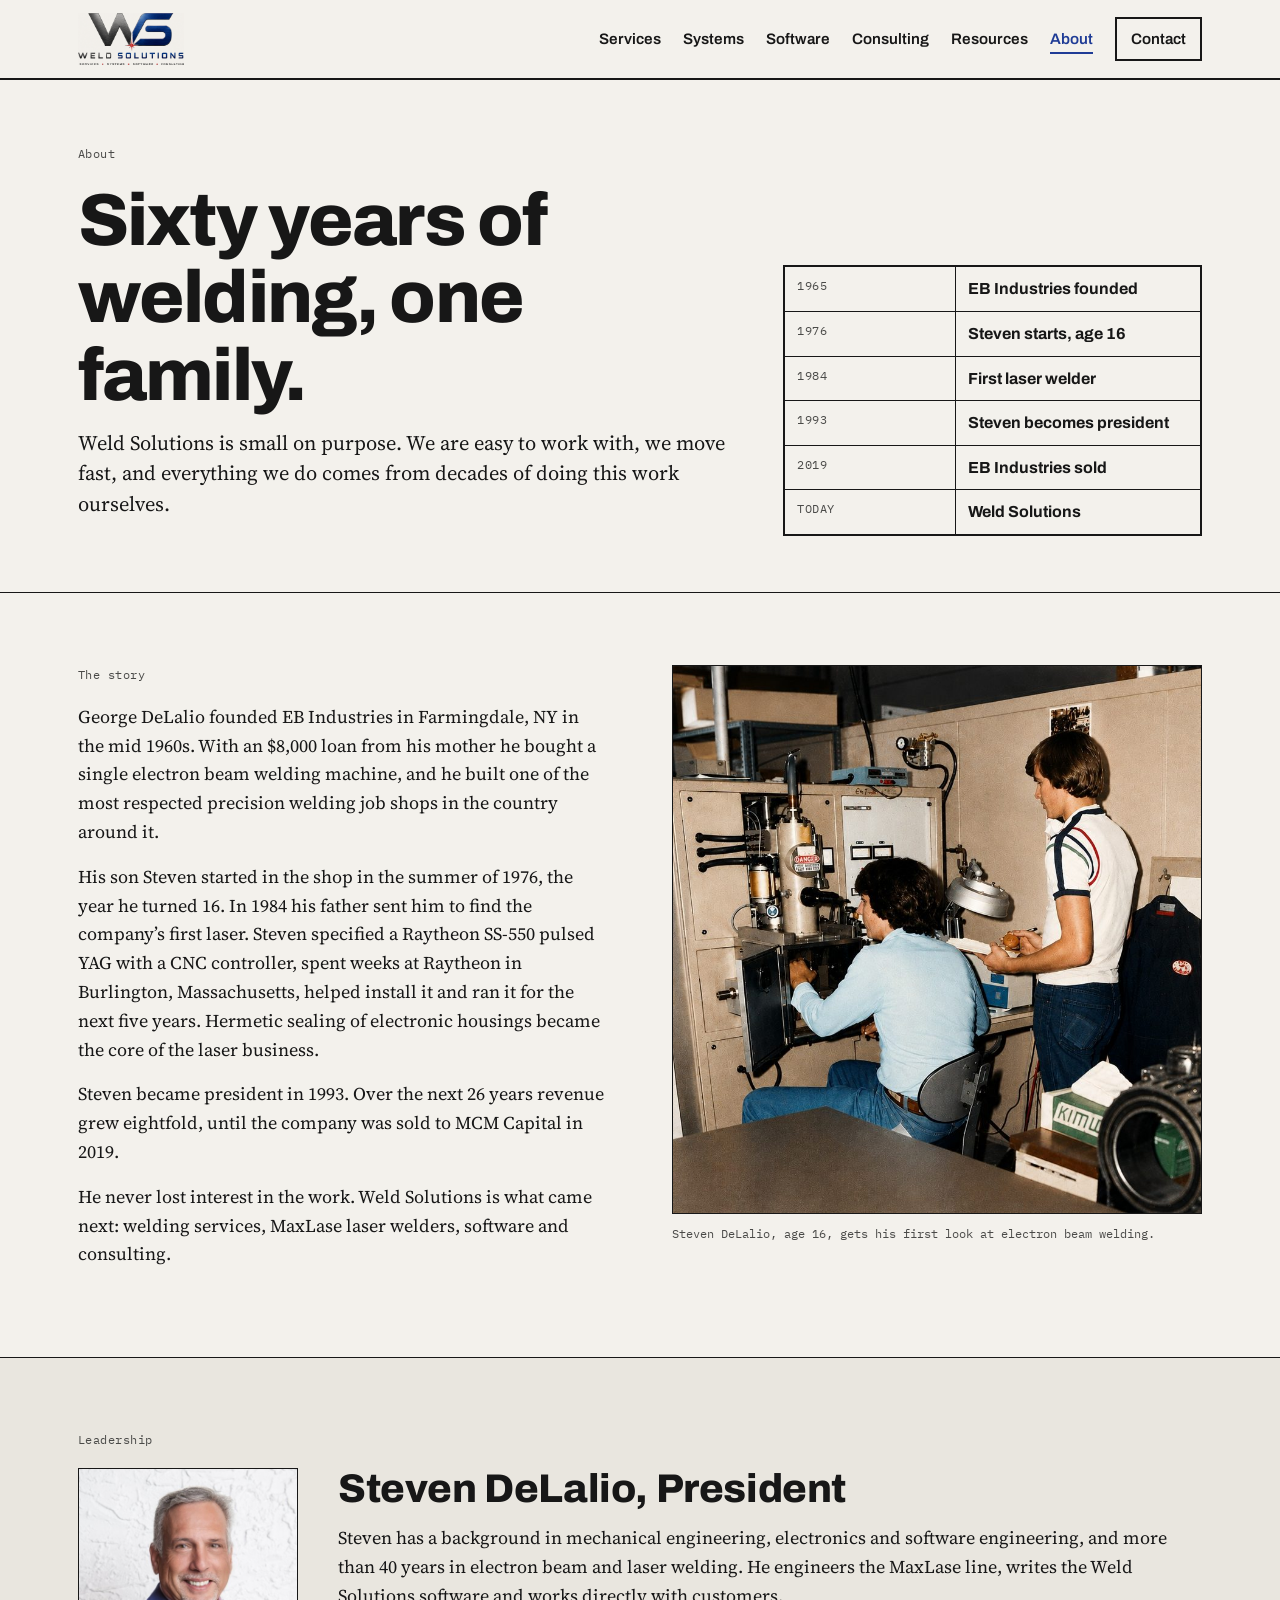
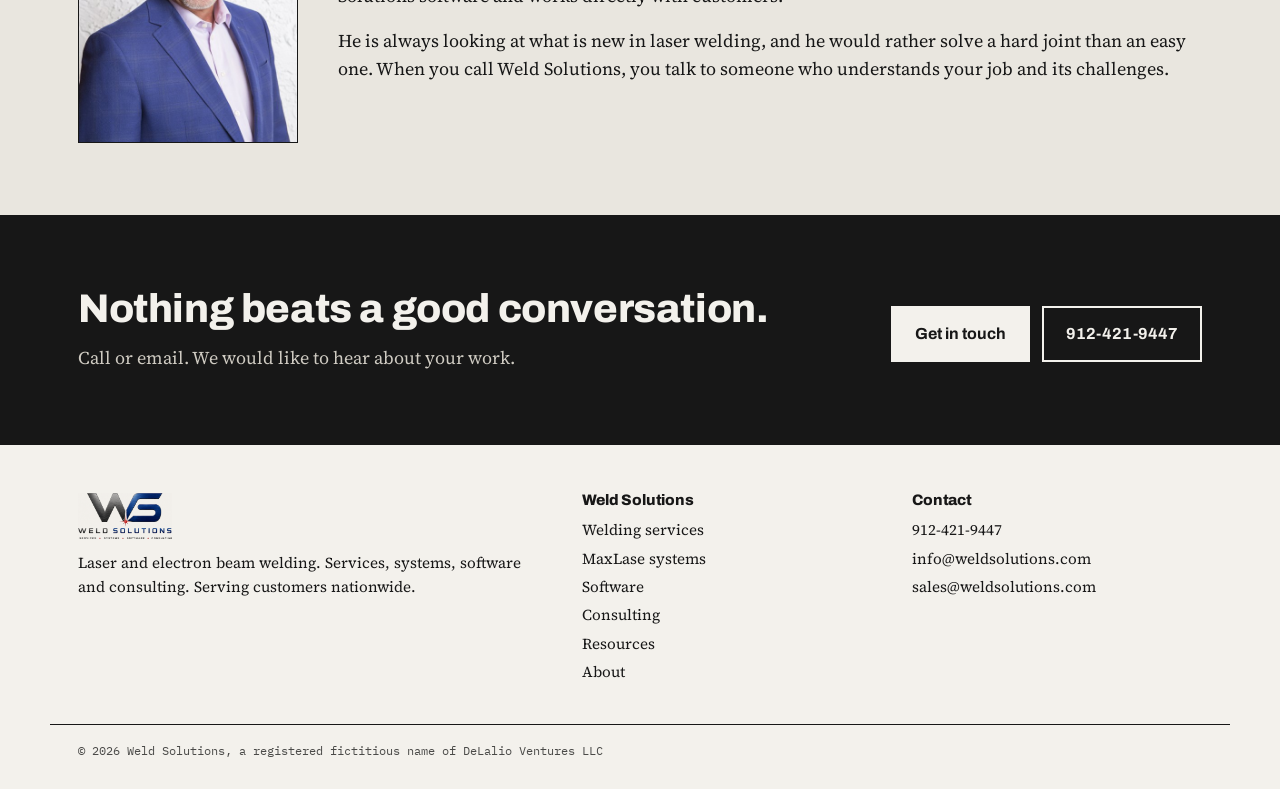
<file: about.html>
<!doctype html>
<html lang="en">
<head>
<meta charset="utf-8">
<meta name="viewport" content="width=device-width, initial-scale=1">
<title>About | Weld Solutions</title>
<meta name="description" content="The story behind Weld Solutions and Steven DeLalio, more than 40 years in electron beam and laser welding.">
<link rel="preconnect" href="https://fonts.googleapis.com">
<link rel="preconnect" href="https://fonts.gstatic.com" crossorigin>
<link href="https://fonts.googleapis.com/css2?family=Archivo:wght@600;700;800&family=IBM+Plex+Mono:wght@400;500&family=Source+Serif+4:opsz,wght@8..60,400;8..60,600&display=swap" rel="stylesheet">
<link rel="stylesheet" href="/styles.css">
</head>
<body>
<header class="site">
  <div class="wrap bar">
    <a class="logo" href="/"><img src="/images/ws-logo.png" alt="Weld Solutions"></a>
    <button class="menu-btn" aria-label="Menu" onclick="document.body.classList.toggle('nav-open')">Menu</button>
    <nav><a href="/services/">Services</a><a href="https://systems.weldsolutions.com">Systems</a><a href="/software.html">Software</a><a href="/consulting.html">Consulting</a><a href="/resources.html">Resources</a><a href="/about.html" class="on" aria-current="page">About</a><a class="nav-contact" href="/contact.html">Contact</a></nav>
  </div>
</header>

<main>

<section class="hero"><div class="wrap">
  <div class="hero-row">
    <div>
      <span class="label">About</span>
      <h1>Sixty years of welding, one family.</h1>
      <p class="lead">Weld Solutions is small on purpose. We are easy to work with, we move fast, and everything we do comes from decades of doing this work ourselves.</p>
    </div>
    <dl class="tb">
      <div><dt>1965</dt><dd>EB Industries founded</dd></div>
      <div><dt>1976</dt><dd>Steven starts, age 16</dd></div>
      <div><dt>1984</dt><dd>First laser welder</dd></div>
      <div><dt>1993</dt><dd>Steven becomes president</dd></div>
      <div><dt>2019</dt><dd>EB Industries sold</dd></div>
      <div><dt>Today</dt><dd>Weld Solutions</dd></div>
    </dl>
  </div>
</div></section>

<section><div class="wrap cols">
  <div>
    <span class="label">The story</span>
    <p>George DeLalio founded EB Industries in Farmingdale, NY in the mid 1960s. With an $8,000 loan from his mother he bought a single electron beam welding machine, and he built one of the most respected precision welding job shops in the country around it.</p>
    <p>His son Steven started in the shop in the summer of 1976, the year he turned 16. In 1984 his father sent him to find the company&rsquo;s first laser. Steven specified a Raytheon SS-550 pulsed YAG with a CNC controller, spent weeks at Raytheon in Burlington, Massachusetts, helped install it and ran it for the next five years. Hermetic sealing of electronic housings became the core of the laser business.</p>
    <p>Steven became president in 1993. Over the next 26 years revenue grew eightfold, until the company was sold to MCM Capital in 2019.</p>
    <p>He never lost interest in the work. Weld Solutions is what came next: welding services, MaxLase laser welders, software and consulting.</p>
  </div>
  <figure class="photo-fig">
    <img src="/images/eb-industries-early-years.jpg" alt="Steven DeLalio at age 16 at an electron beam welder at EB Industries">
    <figcaption>Steven DeLalio, age 16, gets his first look at electron beam welding.</figcaption>
  </figure>
</div></section>

<section class="tint"><div class="wrap">
  <span class="label">Leadership</span>
  <div class="bio">
    <img src="/images/steven-delalio.jpg" alt="Steven DeLalio">
    <div>
      <h2>Steven DeLalio, President</h2>
      <p>Steven has a background in mechanical engineering, electronics and software engineering, and more than 40 years in electron beam and laser welding. He engineers the MaxLase line, writes the Weld Solutions software and works directly with customers.</p>
      <p>He is always looking at what is new in laser welding, and he would rather solve a hard joint than an easy one. When you call Weld Solutions, you talk to someone who understands your job and its challenges.</p>
    </div>
  </div>
</div></section>
<section class="closing"><div class="wrap">
  <div><h2>Nothing beats a good conversation.</h2><p>Call or email. We would like to hear about your work.</p></div>
  <div class="btns"><a class="btn" href="/contact.html">Get in touch</a><a class="btn line" href="tel:+19124219447">912-421-9447</a></div>
</div></section>

</main>
<footer class="site">
  <div class="wrap foot">
    <div>
      <img src="/images/ws-logo.png" alt="Weld Solutions">
      <p>Laser and electron beam welding. Services, systems, software and consulting. Serving customers nationwide.</p>
    </div>
    <div>
      <h4>Weld Solutions</h4>
      <a href="/services/">Welding services</a>
      <a href="https://systems.weldsolutions.com">MaxLase systems</a>
      <a href="/software.html">Software</a>
      <a href="/consulting.html">Consulting</a>
      <a href="/resources.html">Resources</a>
      <a href="/about.html">About</a>
    </div>
    <div>
      <h4>Contact</h4>
      <a href="tel:+19124219447">912-421-9447</a>
      <a href="mailto:info@weldsolutions.com">info@weldsolutions.com</a>
      <a href="mailto:sales@weldsolutions.com">sales@weldsolutions.com</a>
    </div>
  </div>
  <div class="wrap legal">&copy; <span class="yr">2026</span> Weld Solutions, a registered fictitious name of DeLalio Ventures LLC</div>
</footer>
<script>document.querySelectorAll('.yr').forEach(e=>e.textContent=new Date().getFullYear());</script>
</body>
</html>
</file>
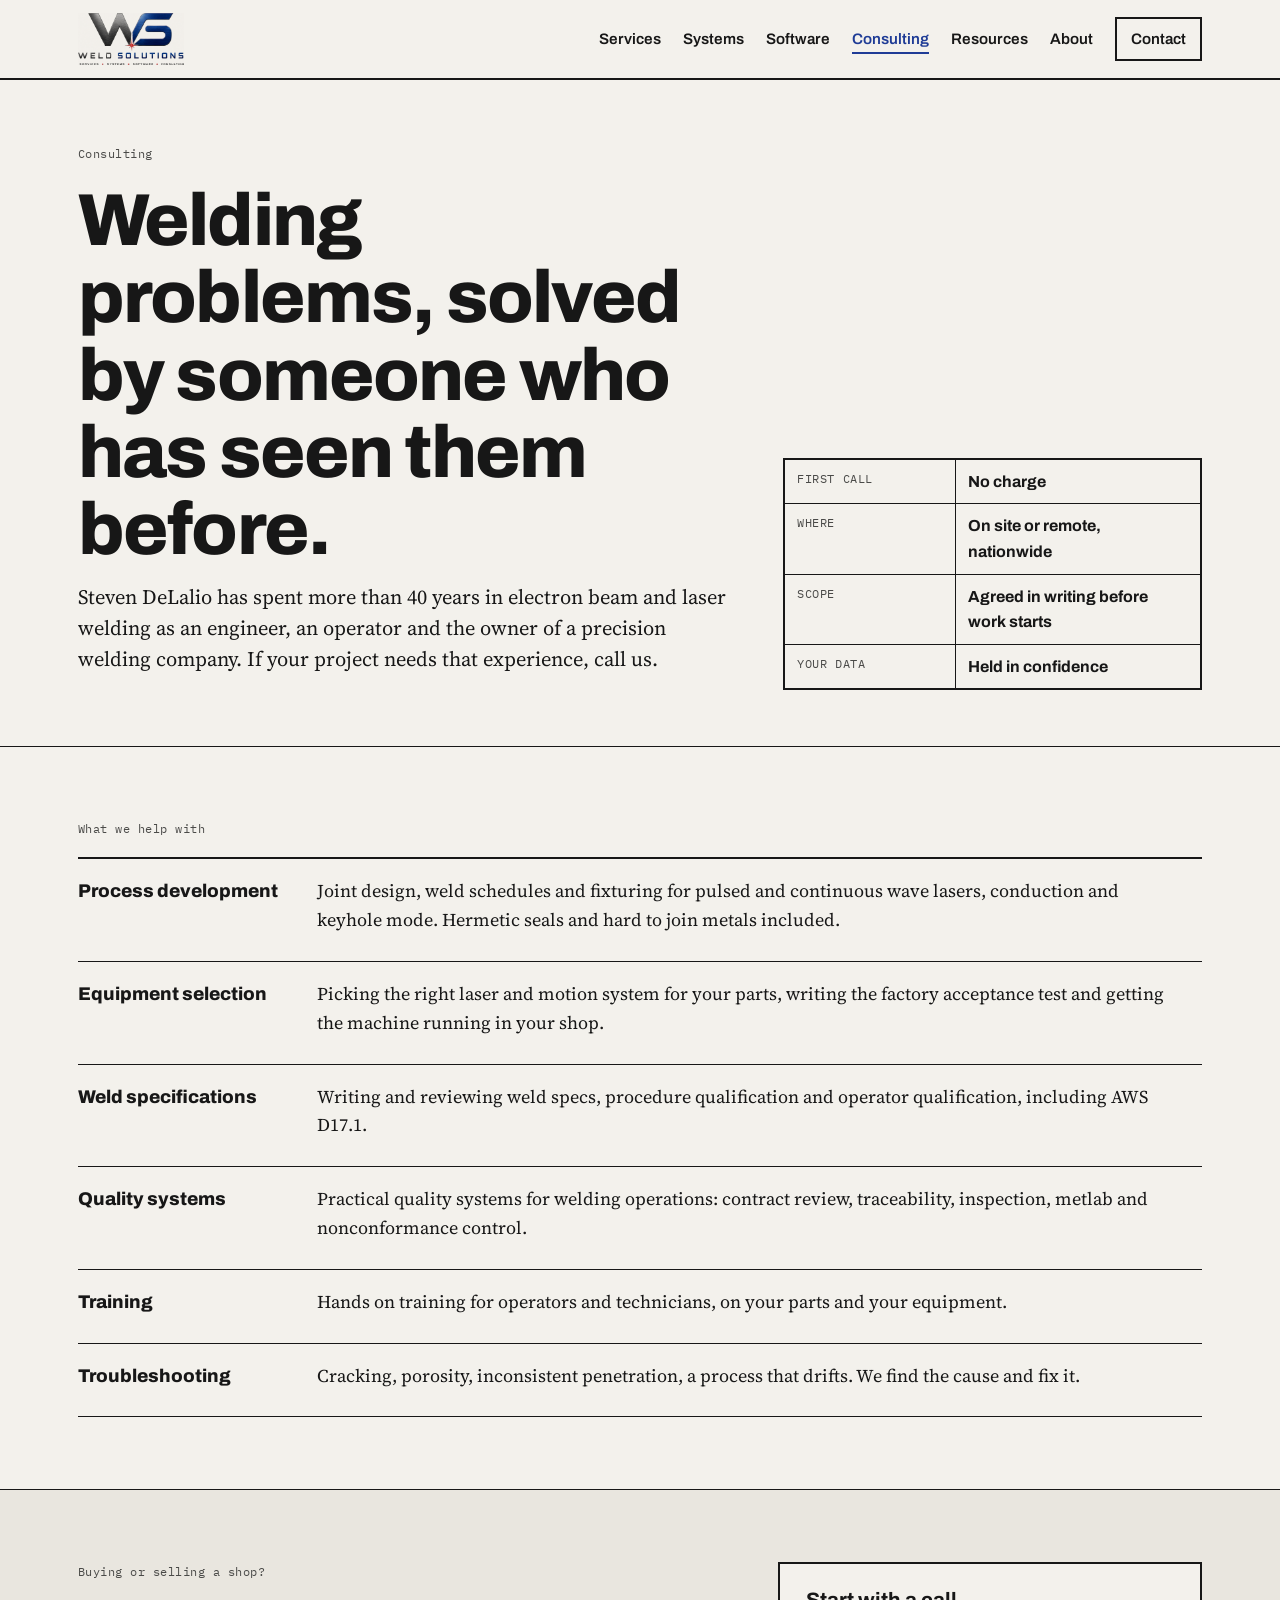
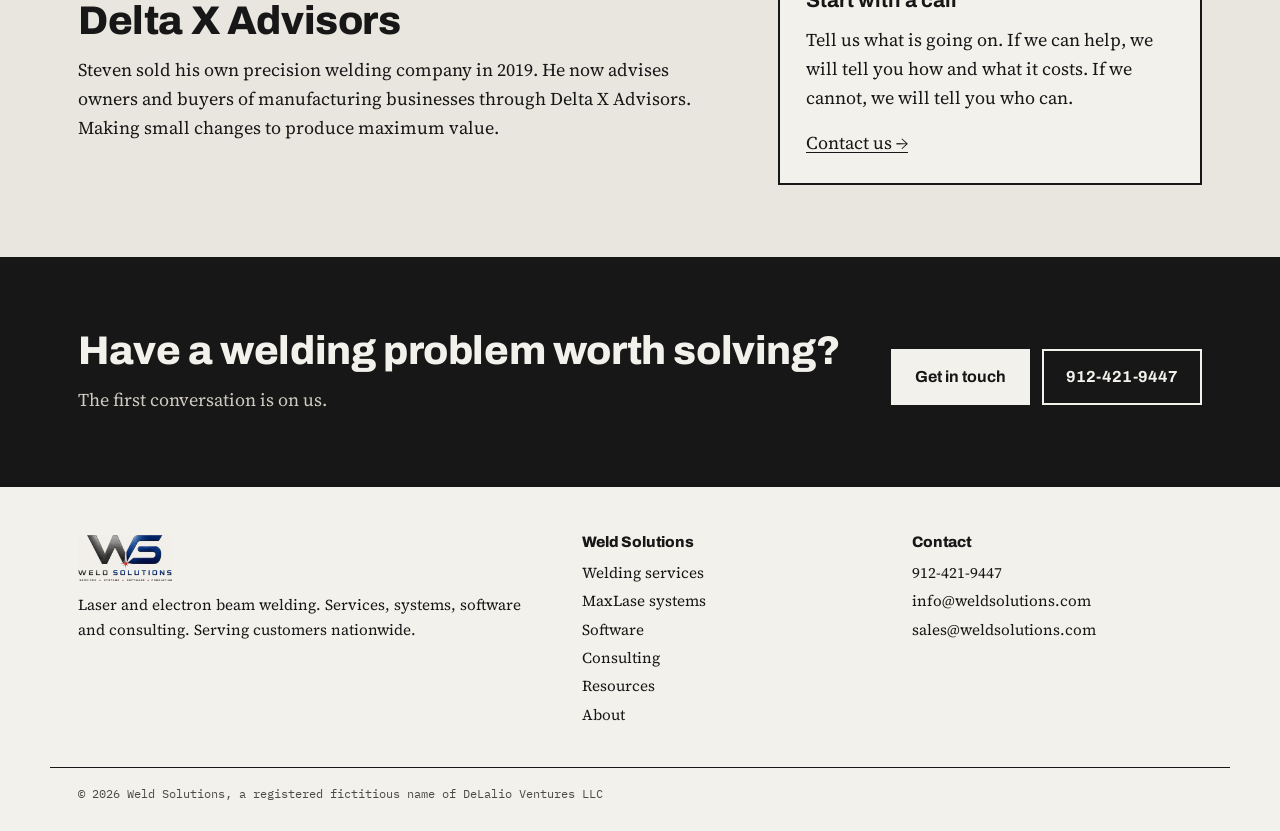
<file: consulting.html>
<!doctype html>
<html lang="en">
<head>
<meta charset="utf-8">
<meta name="viewport" content="width=device-width, initial-scale=1">
<title>Welding Consulting | Weld Solutions</title>
<meta name="description" content="Laser and electron beam welding consulting: process development, equipment selection, weld specifications, quality systems, training and troubleshooting.">
<link rel="preconnect" href="https://fonts.googleapis.com">
<link rel="preconnect" href="https://fonts.gstatic.com" crossorigin>
<link href="https://fonts.googleapis.com/css2?family=Archivo:wght@600;700;800&family=IBM+Plex+Mono:wght@400;500&family=Source+Serif+4:opsz,wght@8..60,400;8..60,600&display=swap" rel="stylesheet">
<link rel="stylesheet" href="/styles.css">
</head>
<body>
<header class="site">
  <div class="wrap bar">
    <a class="logo" href="/"><img src="/images/ws-logo.png" alt="Weld Solutions"></a>
    <button class="menu-btn" aria-label="Menu" onclick="document.body.classList.toggle('nav-open')">Menu</button>
    <nav><a href="/services/">Services</a><a href="https://systems.weldsolutions.com">Systems</a><a href="/software.html">Software</a><a href="/consulting.html" class="on" aria-current="page">Consulting</a><a href="/resources.html">Resources</a><a href="/about.html">About</a><a class="nav-contact" href="/contact.html">Contact</a></nav>
  </div>
</header>

<main>

<section class="hero"><div class="wrap">
  <div class="hero-row">
    <div>
      <span class="label">Consulting</span>
      <h1>Welding problems, solved by someone who has seen them before.</h1>
      <p class="lead">Steven DeLalio has spent more than 40 years in electron beam and laser welding as an engineer, an operator and the owner of a precision welding company. If your project needs that experience, call us.</p>
    </div>
    <dl class="tb">
      <div><dt>First call</dt><dd>No charge</dd></div>
      <div><dt>Where</dt><dd>On site or remote, nationwide</dd></div>
      <div><dt>Scope</dt><dd>Agreed in writing before work starts</dd></div>
      <div><dt>Your data</dt><dd>Held in confidence</dd></div>
    </dl>
  </div>
</div></section>

<section><div class="wrap">
  <span class="label">What we help with</span>
  <table class="table">
    <tr><th>Process development</th><td><p>Joint design, weld schedules and fixturing for pulsed and continuous wave lasers, conduction and keyhole mode. Hermetic seals and hard to join metals included.</p></td></tr>
    <tr><th>Equipment selection</th><td><p>Picking the right laser and motion system for your parts, writing the factory acceptance test and getting the machine running in your shop.</p></td></tr>
    <tr><th>Weld specifications</th><td><p>Writing and reviewing weld specs, procedure qualification and operator qualification, including AWS D17.1.</p></td></tr>
    <tr><th>Quality systems</th><td><p>Practical quality systems for welding operations: contract review, traceability, inspection, metlab and nonconformance control.</p></td></tr>
    <tr><th>Training</th><td><p>Hands on training for operators and technicians, on your parts and your equipment.</p></td></tr>
    <tr><th>Troubleshooting</th><td><p>Cracking, porosity, inconsistent penetration, a process that drifts. We find the cause and fix it.</p></td></tr>
  </table>
</div></section>

<section class="tint"><div class="wrap cols wide-left">
  <div>
    <span class="label">Buying or selling a shop?</span>
    <h2>Delta X Advisors</h2>
    <p>Steven sold his own precision welding company in 2019. He now advises owners and buyers of manufacturing businesses through Delta X Advisors. Making small changes to produce maximum value.</p>
  </div>
  <div class="box">
    <h3>Start with a call</h3>
    <p>Tell us what is going on. If we can help, we will tell you how and what it costs. If we cannot, we will tell you who can.</p>
    <a href="/contact.html">Contact us &rarr;</a>
  </div>
</div></section>
<section class="closing"><div class="wrap">
  <div><h2>Have a welding problem worth solving?</h2><p>The first conversation is on us.</p></div>
  <div class="btns"><a class="btn" href="/contact.html">Get in touch</a><a class="btn line" href="tel:+19124219447">912-421-9447</a></div>
</div></section>

</main>
<footer class="site">
  <div class="wrap foot">
    <div>
      <img src="/images/ws-logo.png" alt="Weld Solutions">
      <p>Laser and electron beam welding. Services, systems, software and consulting. Serving customers nationwide.</p>
    </div>
    <div>
      <h4>Weld Solutions</h4>
      <a href="/services/">Welding services</a>
      <a href="https://systems.weldsolutions.com">MaxLase systems</a>
      <a href="/software.html">Software</a>
      <a href="/consulting.html">Consulting</a>
      <a href="/resources.html">Resources</a>
      <a href="/about.html">About</a>
    </div>
    <div>
      <h4>Contact</h4>
      <a href="tel:+19124219447">912-421-9447</a>
      <a href="mailto:info@weldsolutions.com">info@weldsolutions.com</a>
      <a href="mailto:sales@weldsolutions.com">sales@weldsolutions.com</a>
    </div>
  </div>
  <div class="wrap legal">&copy; <span class="yr">2026</span> Weld Solutions, a registered fictitious name of DeLalio Ventures LLC</div>
</footer>
<script>document.querySelectorAll('.yr').forEach(e=>e.textContent=new Date().getFullYear());</script>
</body>
</html>
</file>
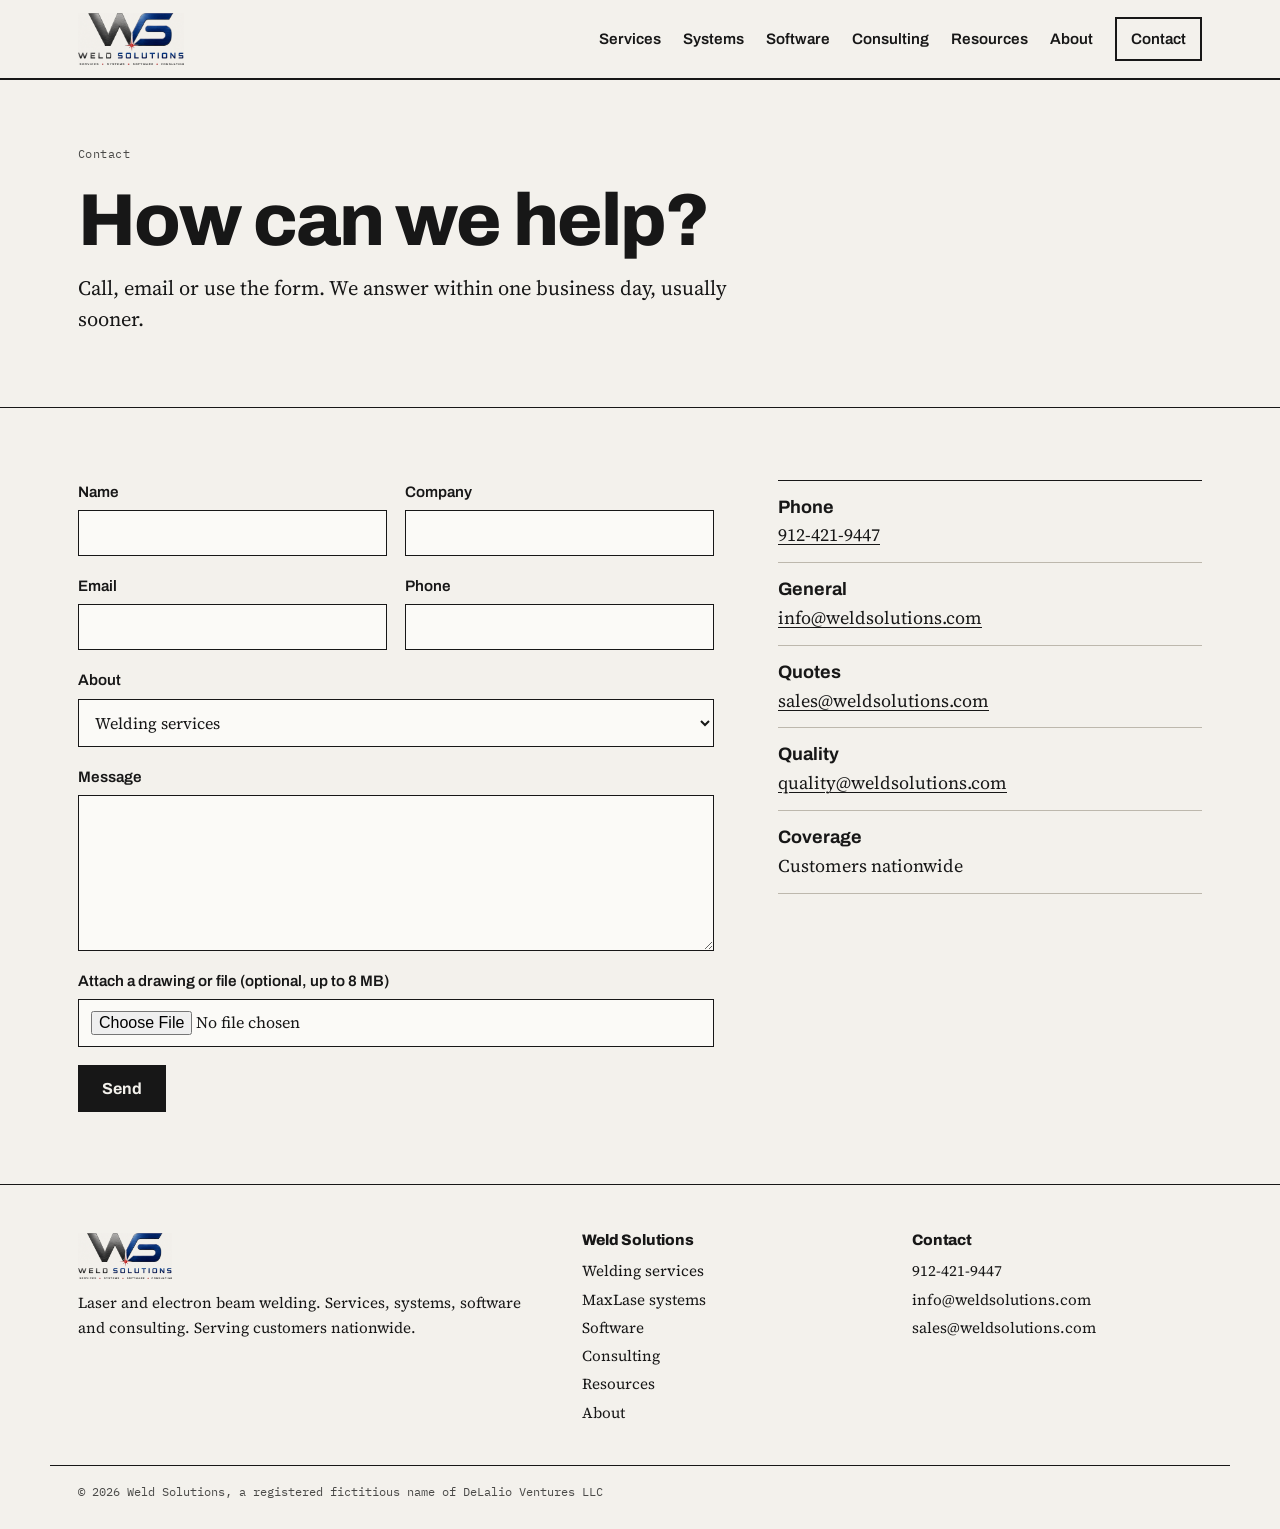
<file: contact.html>
<!doctype html>
<html lang="en">
<head>
<meta charset="utf-8">
<meta name="viewport" content="width=device-width, initial-scale=1">
<title>Contact | Weld Solutions</title>
<meta name="description" content="Contact Weld Solutions about welding services, MaxLase laser welders, software or consulting.">
<link rel="preconnect" href="https://fonts.googleapis.com">
<link rel="preconnect" href="https://fonts.gstatic.com" crossorigin>
<link href="https://fonts.googleapis.com/css2?family=Archivo:wght@600;700;800&family=IBM+Plex+Mono:wght@400;500&family=Source+Serif+4:opsz,wght@8..60,400;8..60,600&display=swap" rel="stylesheet">
<link rel="stylesheet" href="/styles.css">
</head>
<body>
<header class="site">
  <div class="wrap bar">
    <a class="logo" href="/"><img src="/images/ws-logo.png" alt="Weld Solutions"></a>
    <button class="menu-btn" aria-label="Menu" onclick="document.body.classList.toggle('nav-open')">Menu</button>
    <nav><a href="/services/">Services</a><a href="https://systems.weldsolutions.com">Systems</a><a href="/software.html">Software</a><a href="/consulting.html">Consulting</a><a href="/resources.html">Resources</a><a href="/about.html">About</a><a class="nav-contact" href="/contact.html">Contact</a></nav>
  </div>
</header>

<main>

<section class="hero"><div class="wrap" style="padding-bottom:56px">
  <span class="label">Contact</span>
  <h1>How can we help?</h1>
  <p class="lead">Call, email or use the form. We answer within one business day, usually sooner.</p>
</div></section>
<section><div class="wrap cols wide-left">
  <form name="contact" method="POST" action="thanks.html" data-netlify="true" netlify-honeypot="company-website" enctype="multipart/form-data" class="form">
    <input type="hidden" name="form-name" value="contact">
    <p class="hp"><label>Leave blank <input name="company-website"></label></p>
    <div class="row2"><label>Name<input name="name" required></label><label>Company<input name="company"></label></div>
    <div class="row2"><label>Email<input type="email" name="email" required></label><label>Phone<input type="tel" name="phone"></label></div>
    <label>About
      <select name="topic">
        <option>Welding services</option>
        <option>MaxLase laser welders</option>
        <option>Software tools</option>
        <option>Consulting</option>
        <option>The Laser Welding Handbook</option>
        <option>Something else</option>
      </select>
    </label>
    <label>Message<textarea name="message" rows="6"></textarea></label>
    <label>Attach a drawing or file (optional, up to 8 MB)<input type="file" name="attachment"></label>
    <button class="btn" type="submit">Send</button>
  </form>
  <div>
    <ul class="plain">
      <li><b>Phone</b><br><a href="tel:+19124219447">912-421-9447</a></li>
      <li><b>General</b><br><a href="mailto:info@weldsolutions.com">info@weldsolutions.com</a></li>
      <li><b>Quotes</b><br><a href="mailto:sales@weldsolutions.com">sales@weldsolutions.com</a></li>
      <li><b>Quality</b><br><a href="mailto:quality@weldsolutions.com">quality@weldsolutions.com</a></li>
      <li><b>Coverage</b><br>Customers nationwide</li>
    </ul>
  </div>
</div></section>

</main>
<footer class="site">
  <div class="wrap foot">
    <div>
      <img src="/images/ws-logo.png" alt="Weld Solutions">
      <p>Laser and electron beam welding. Services, systems, software and consulting. Serving customers nationwide.</p>
    </div>
    <div>
      <h4>Weld Solutions</h4>
      <a href="/services/">Welding services</a>
      <a href="https://systems.weldsolutions.com">MaxLase systems</a>
      <a href="/software.html">Software</a>
      <a href="/consulting.html">Consulting</a>
      <a href="/resources.html">Resources</a>
      <a href="/about.html">About</a>
    </div>
    <div>
      <h4>Contact</h4>
      <a href="tel:+19124219447">912-421-9447</a>
      <a href="mailto:info@weldsolutions.com">info@weldsolutions.com</a>
      <a href="mailto:sales@weldsolutions.com">sales@weldsolutions.com</a>
    </div>
  </div>
  <div class="wrap legal">&copy; <span class="yr">2026</span> Weld Solutions, a registered fictitious name of DeLalio Ventures LLC</div>
</footer>
<script>document.querySelectorAll('.yr').forEach(e=>e.textContent=new Date().getFullYear());</script>
</body>
</html>
</file>
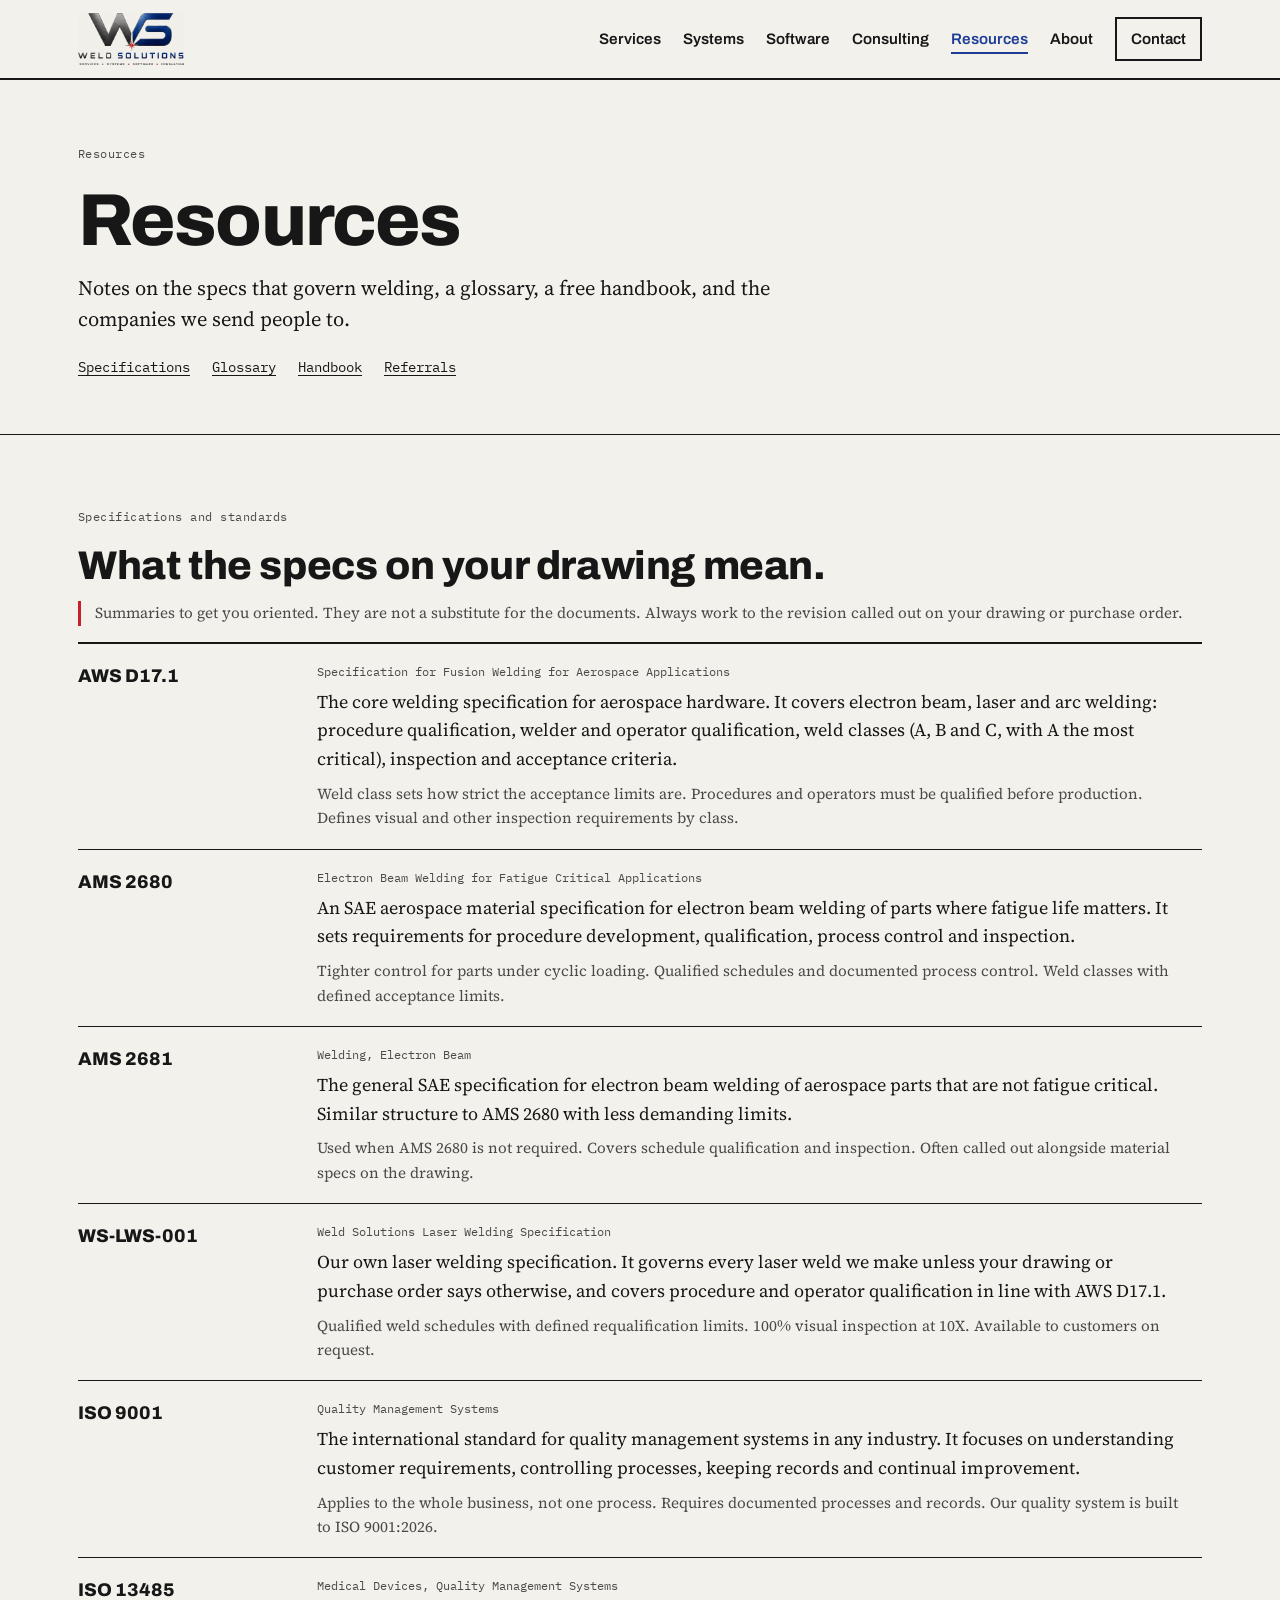
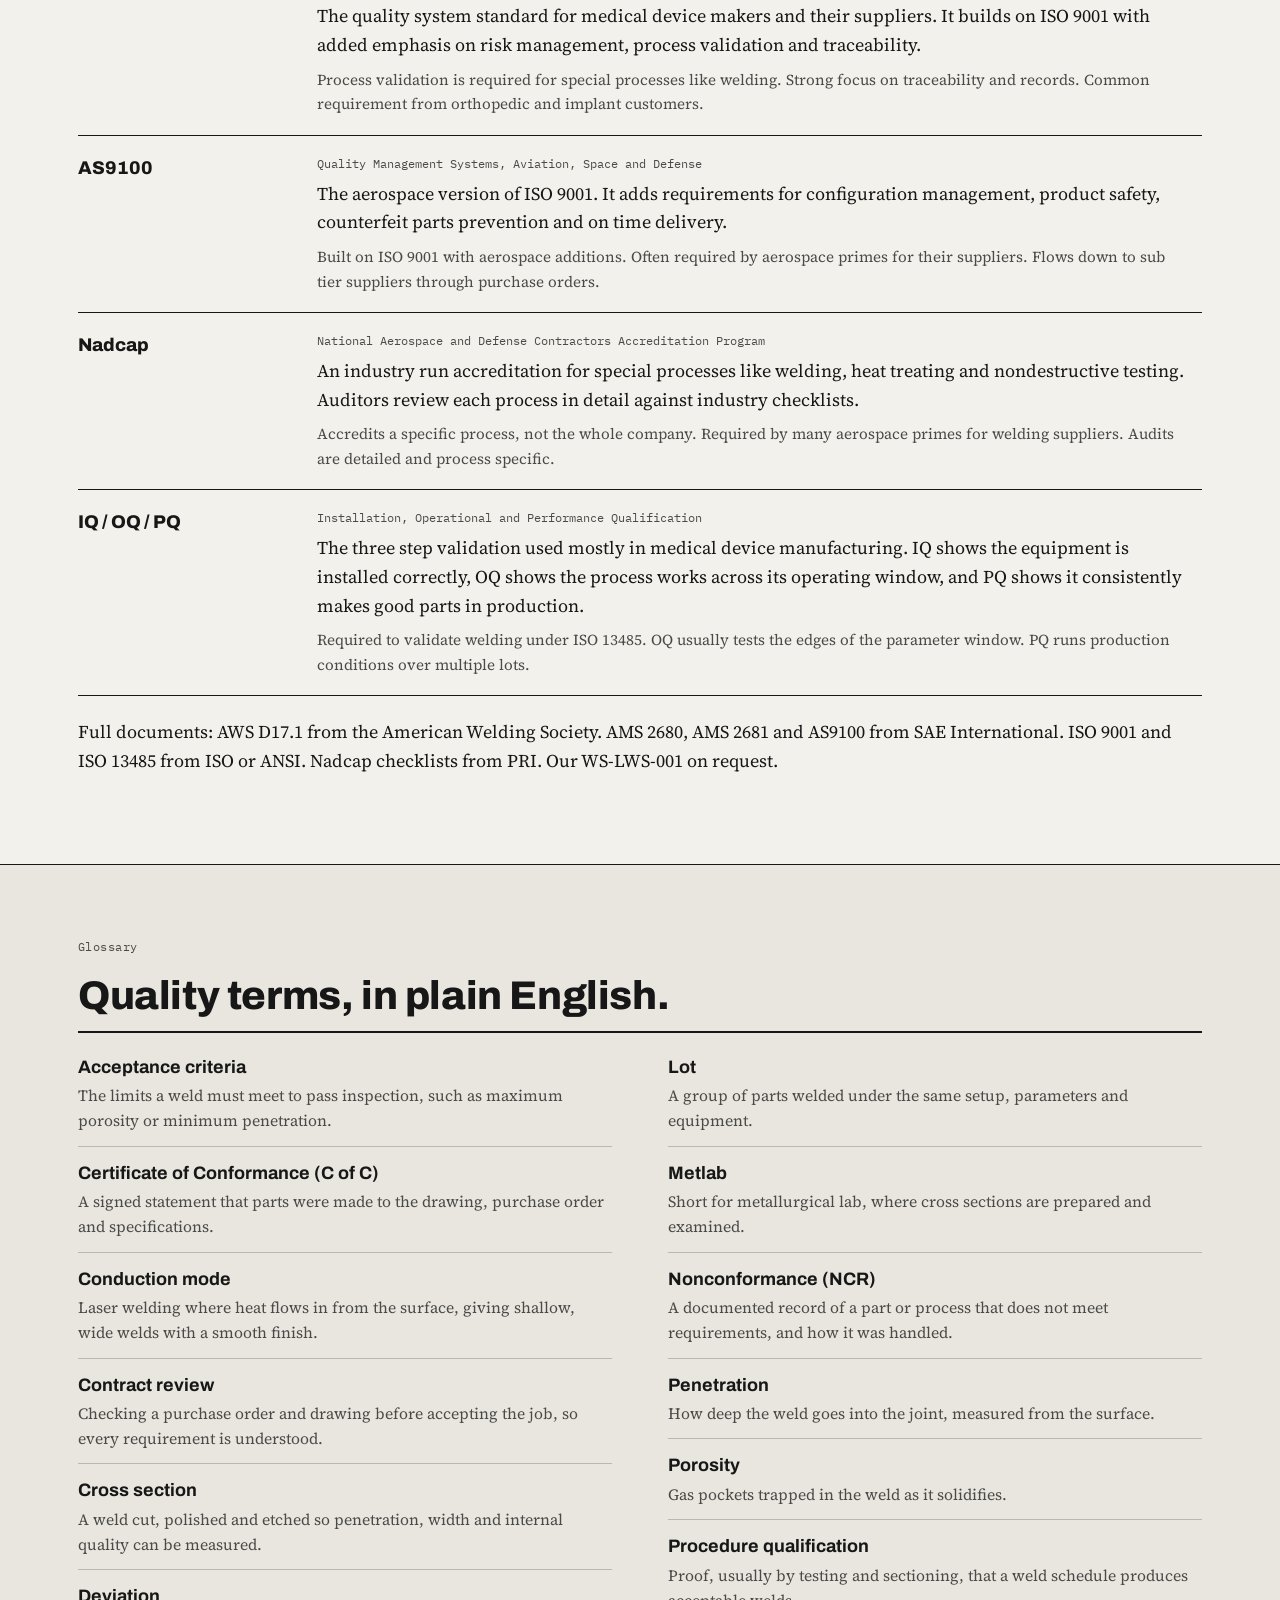
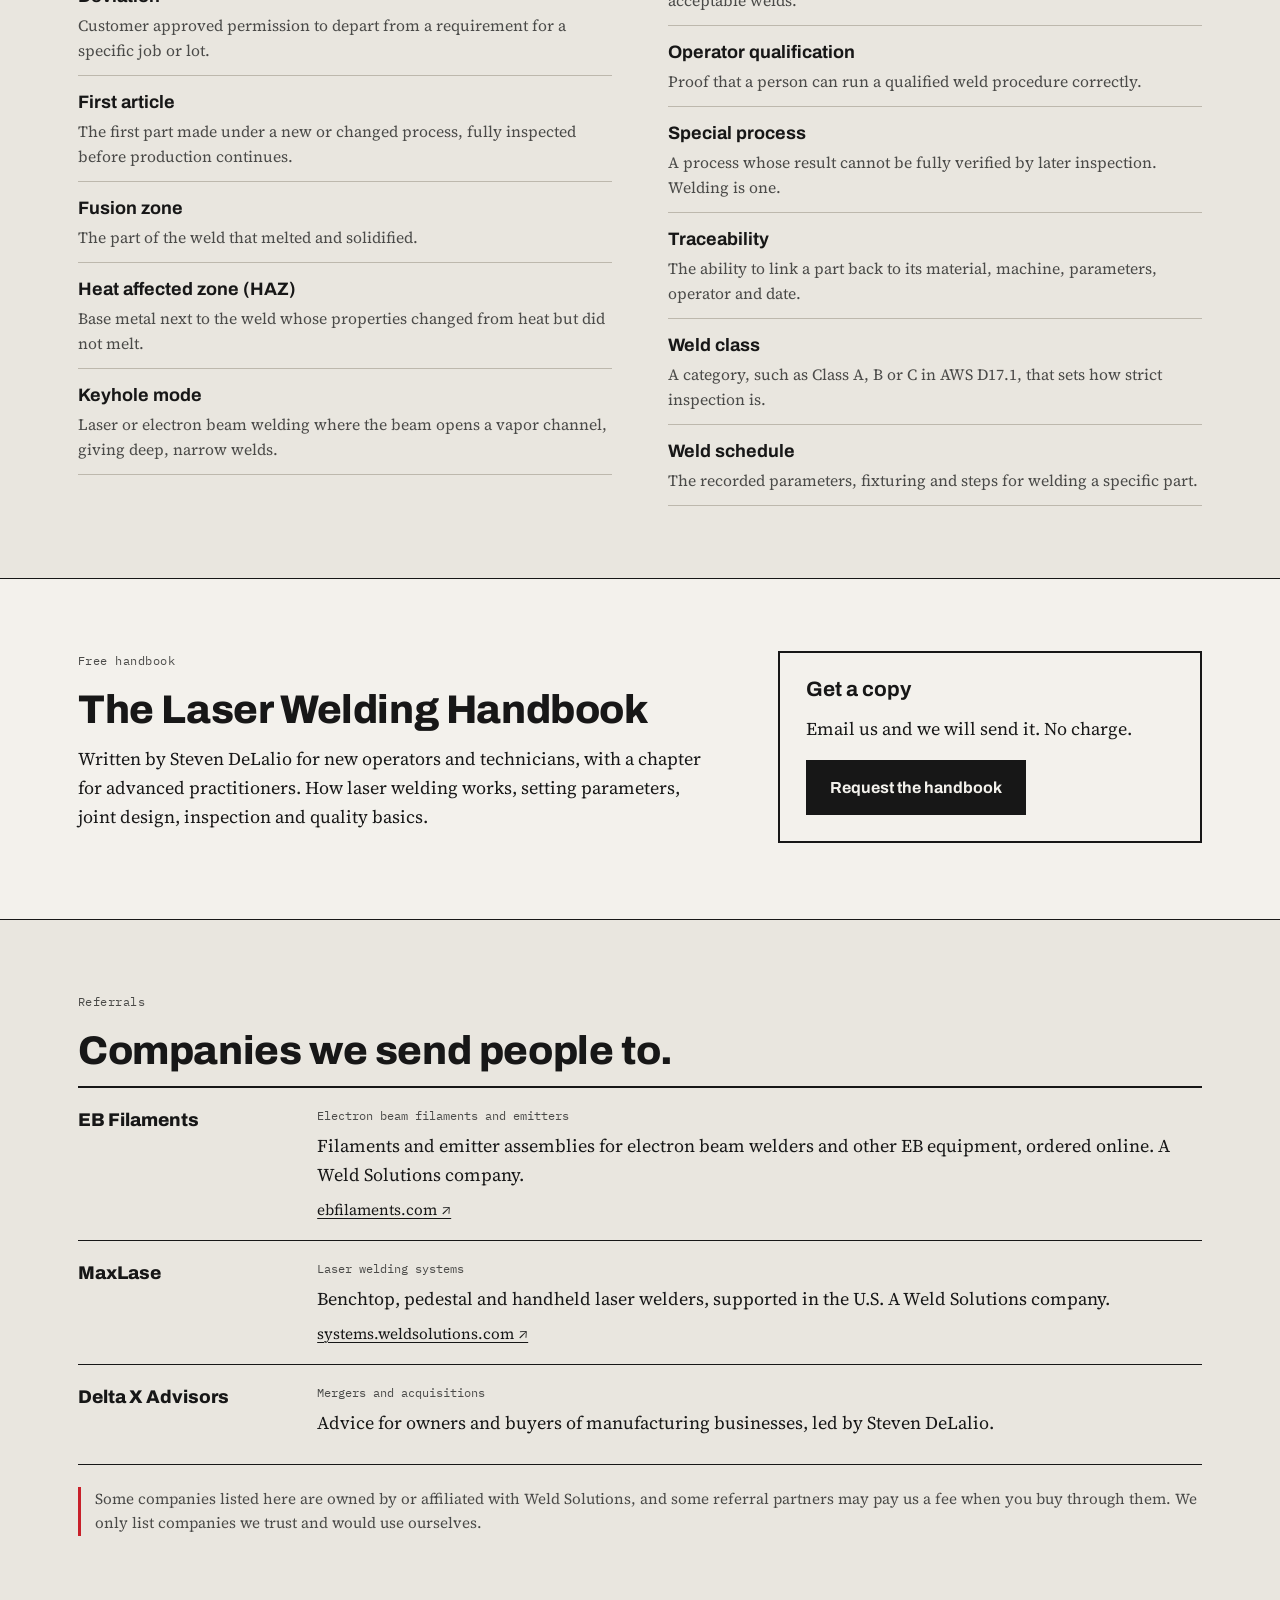
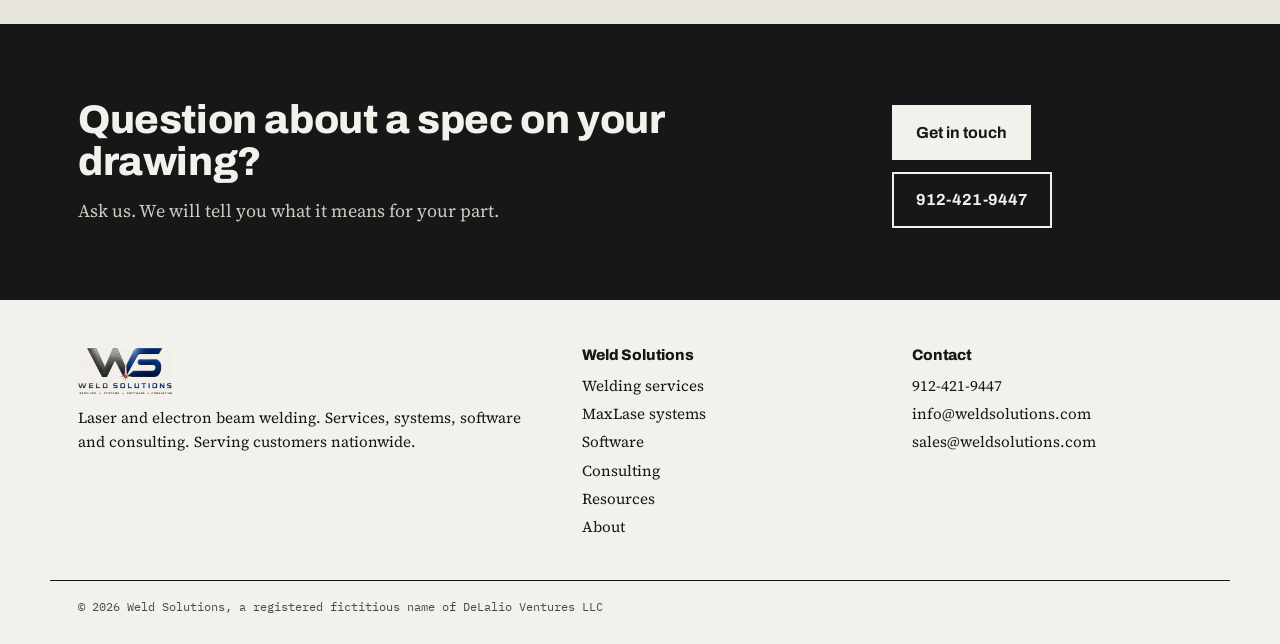
<file: resources.html>
<!doctype html>
<html lang="en">
<head>
<meta charset="utf-8">
<meta name="viewport" content="width=device-width, initial-scale=1">
<title>Resources | Weld Solutions</title>
<meta name="description" content="Plain language notes on AWS D17.1, AMS 2680, AMS 2681, ISO 9001, ISO 13485, AS9100, Nadcap and IQ/OQ/PQ, a weld quality glossary, a free laser welding handbook and referrals.">
<link rel="preconnect" href="https://fonts.googleapis.com">
<link rel="preconnect" href="https://fonts.gstatic.com" crossorigin>
<link href="https://fonts.googleapis.com/css2?family=Archivo:wght@600;700;800&family=IBM+Plex+Mono:wght@400;500&family=Source+Serif+4:opsz,wght@8..60,400;8..60,600&display=swap" rel="stylesheet">
<link rel="stylesheet" href="/styles.css">
</head>
<body>
<header class="site">
  <div class="wrap bar">
    <a class="logo" href="/"><img src="/images/ws-logo.png" alt="Weld Solutions"></a>
    <button class="menu-btn" aria-label="Menu" onclick="document.body.classList.toggle('nav-open')">Menu</button>
    <nav><a href="/services/">Services</a><a href="https://systems.weldsolutions.com">Systems</a><a href="/software.html">Software</a><a href="/consulting.html">Consulting</a><a href="/resources.html" class="on" aria-current="page">Resources</a><a href="/about.html">About</a><a class="nav-contact" href="/contact.html">Contact</a></nav>
  </div>
</header>

<main>

<section class="hero"><div class="wrap" style="padding-bottom:56px">
  <span class="label">Resources</span>
  <h1>Resources</h1>
  <p class="lead">Notes on the specs that govern welding, a glossary, a free handbook, and the companies we send people to.</p>
  <div class="jump"><a href="#specs">Specifications</a><a href="#glossary">Glossary</a><a href="#handbook">Handbook</a><a href="#referrals">Referrals</a></div>
</div></section>

<section id="specs"><div class="wrap">
  <span class="label">Specifications and standards</span>
  <h2>What the specs on your drawing mean.</h2>
  <p class="note">Summaries to get you oriented. They are not a substitute for the documents. Always work to the revision called out on your drawing or purchase order.</p>
  <table class="table"><tr><th>AWS D17.1</th><td><span class="sub">Specification for Fusion Welding for Aerospace Applications</span><p>The core welding specification for aerospace hardware. It covers electron beam, laser and arc welding: procedure qualification, welder and operator qualification, weld classes (A, B and C, with A the most critical), inspection and acceptance criteria.</p><p class="keys">Weld class sets how strict the acceptance limits are. Procedures and operators must be qualified before production. Defines visual and other inspection requirements by class.</p></td></tr><tr><th>AMS 2680</th><td><span class="sub">Electron Beam Welding for Fatigue Critical Applications</span><p>An SAE aerospace material specification for electron beam welding of parts where fatigue life matters. It sets requirements for procedure development, qualification, process control and inspection.</p><p class="keys">Tighter control for parts under cyclic loading. Qualified schedules and documented process control. Weld classes with defined acceptance limits.</p></td></tr><tr><th>AMS 2681</th><td><span class="sub">Welding, Electron Beam</span><p>The general SAE specification for electron beam welding of aerospace parts that are not fatigue critical. Similar structure to AMS 2680 with less demanding limits.</p><p class="keys">Used when AMS 2680 is not required. Covers schedule qualification and inspection. Often called out alongside material specs on the drawing.</p></td></tr><tr><th>WS-LWS-001</th><td><span class="sub">Weld Solutions Laser Welding Specification</span><p>Our own laser welding specification. It governs every laser weld we make unless your drawing or purchase order says otherwise, and covers procedure and operator qualification in line with AWS D17.1.</p><p class="keys">Qualified weld schedules with defined requalification limits. 100% visual inspection at 10X. Available to customers on request.</p></td></tr><tr><th>ISO 9001</th><td><span class="sub">Quality Management Systems</span><p>The international standard for quality management systems in any industry. It focuses on understanding customer requirements, controlling processes, keeping records and continual improvement.</p><p class="keys">Applies to the whole business, not one process. Requires documented processes and records. Our quality system is built to ISO 9001:2026.</p></td></tr><tr><th>ISO 13485</th><td><span class="sub">Medical Devices, Quality Management Systems</span><p>The quality system standard for medical device makers and their suppliers. It builds on ISO 9001 with added emphasis on risk management, process validation and traceability.</p><p class="keys">Process validation is required for special processes like welding. Strong focus on traceability and records. Common requirement from orthopedic and implant customers.</p></td></tr><tr><th>AS9100</th><td><span class="sub">Quality Management Systems, Aviation, Space and Defense</span><p>The aerospace version of ISO 9001. It adds requirements for configuration management, product safety, counterfeit parts prevention and on time delivery.</p><p class="keys">Built on ISO 9001 with aerospace additions. Often required by aerospace primes for their suppliers. Flows down to sub tier suppliers through purchase orders.</p></td></tr><tr><th>Nadcap</th><td><span class="sub">National Aerospace and Defense Contractors Accreditation Program</span><p>An industry run accreditation for special processes like welding, heat treating and nondestructive testing. Auditors review each process in detail against industry checklists.</p><p class="keys">Accredits a specific process, not the whole company. Required by many aerospace primes for welding suppliers. Audits are detailed and process specific.</p></td></tr><tr><th>IQ / OQ / PQ</th><td><span class="sub">Installation, Operational and Performance Qualification</span><p>The three step validation used mostly in medical device manufacturing. IQ shows the equipment is installed correctly, OQ shows the process works across its operating window, and PQ shows it consistently makes good parts in production.</p><p class="keys">Required to validate welding under ISO 13485. OQ usually tests the edges of the parameter window. PQ runs production conditions over multiple lots.</p></td></tr></table>
  <p style="margin-top:22px">Full documents: AWS D17.1 from the American Welding Society. AMS 2680, AMS 2681 and AS9100 from SAE International. ISO 9001 and ISO 13485 from ISO or ANSI. Nadcap checklists from PRI. Our WS-LWS-001 on request.</p>
</div></section>

<section id="glossary" class="tint"><div class="wrap">
  <span class="label">Glossary</span>
  <h2>Quality terms, in plain English.</h2>
  <dl class="gloss"><div><dt>Acceptance criteria</dt><dd>The limits a weld must meet to pass inspection, such as maximum porosity or minimum penetration.</dd></div><div><dt>Certificate of Conformance (C of C)</dt><dd>A signed statement that parts were made to the drawing, purchase order and specifications.</dd></div><div><dt>Conduction mode</dt><dd>Laser welding where heat flows in from the surface, giving shallow, wide welds with a smooth finish.</dd></div><div><dt>Contract review</dt><dd>Checking a purchase order and drawing before accepting the job, so every requirement is understood.</dd></div><div><dt>Cross section</dt><dd>A weld cut, polished and etched so penetration, width and internal quality can be measured.</dd></div><div><dt>Deviation</dt><dd>Customer approved permission to depart from a requirement for a specific job or lot.</dd></div><div><dt>First article</dt><dd>The first part made under a new or changed process, fully inspected before production continues.</dd></div><div><dt>Fusion zone</dt><dd>The part of the weld that melted and solidified.</dd></div><div><dt>Heat affected zone (HAZ)</dt><dd>Base metal next to the weld whose properties changed from heat but did not melt.</dd></div><div><dt>Keyhole mode</dt><dd>Laser or electron beam welding where the beam opens a vapor channel, giving deep, narrow welds.</dd></div><div><dt>Lot</dt><dd>A group of parts welded under the same setup, parameters and equipment.</dd></div><div><dt>Metlab</dt><dd>Short for metallurgical lab, where cross sections are prepared and examined.</dd></div><div><dt>Nonconformance (NCR)</dt><dd>A documented record of a part or process that does not meet requirements, and how it was handled.</dd></div><div><dt>Penetration</dt><dd>How deep the weld goes into the joint, measured from the surface.</dd></div><div><dt>Porosity</dt><dd>Gas pockets trapped in the weld as it solidifies.</dd></div><div><dt>Procedure qualification</dt><dd>Proof, usually by testing and sectioning, that a weld schedule produces acceptable welds.</dd></div><div><dt>Operator qualification</dt><dd>Proof that a person can run a qualified weld procedure correctly.</dd></div><div><dt>Special process</dt><dd>A process whose result cannot be fully verified by later inspection. Welding is one.</dd></div><div><dt>Traceability</dt><dd>The ability to link a part back to its material, machine, parameters, operator and date.</dd></div><div><dt>Weld class</dt><dd>A category, such as Class A, B or C in AWS D17.1, that sets how strict inspection is.</dd></div><div><dt>Weld schedule</dt><dd>The recorded parameters, fixturing and steps for welding a specific part.</dd></div></dl>
</div></section>

<section id="handbook"><div class="wrap cols wide-left">
  <div>
    <span class="label">Free handbook</span>
    <h2>The Laser Welding Handbook</h2>
    <p>Written by Steven DeLalio for new operators and technicians, with a chapter for advanced practitioners. How laser welding works, setting parameters, joint design, inspection and quality basics.</p>
  </div>
  <div class="box">
    <h3>Get a copy</h3>
    <p>Email us and we will send it. No charge.</p>
    <a class="btn" href="mailto:info@weldsolutions.com?subject=Laser%20Welding%20Handbook">Request the handbook</a>
  </div>
</div></section>

<section id="referrals" class="tint"><div class="wrap">
  <span class="label">Referrals</span>
  <h2>Companies we send people to.</h2>
  <table class="table">
    <tr><th>EB Filaments</th><td><span class="sub">Electron beam filaments and emitters</span><p>Filaments and emitter assemblies for electron beam welders and other EB equipment, ordered online. A Weld Solutions company.</p><p class="keys"><a href="https://ebfilaments.com">ebfilaments.com &#8599;</a></p></td></tr>
    <tr><th>MaxLase</th><td><span class="sub">Laser welding systems</span><p>Benchtop, pedestal and handheld laser welders, supported in the U.S. A Weld Solutions company.</p><p class="keys"><a href="https://systems.weldsolutions.com">systems.weldsolutions.com &#8599;</a></p></td></tr>
    <tr><th>Delta X Advisors</th><td><span class="sub">Mergers and acquisitions</span><p>Advice for owners and buyers of manufacturing businesses, led by Steven DeLalio.</p></td></tr>
  </table>
  <p class="note" style="margin-top:22px">Some companies listed here are owned by or affiliated with Weld Solutions, and some referral partners may pay us a fee when you buy through them. We only list companies we trust and would use ourselves.</p>
</div></section>
<section class="closing"><div class="wrap">
  <div><h2>Question about a spec on your drawing?</h2><p>Ask us. We will tell you what it means for your part.</p></div>
  <div class="btns"><a class="btn" href="/contact.html">Get in touch</a><a class="btn line" href="tel:+19124219447">912-421-9447</a></div>
</div></section>

</main>
<footer class="site">
  <div class="wrap foot">
    <div>
      <img src="/images/ws-logo.png" alt="Weld Solutions">
      <p>Laser and electron beam welding. Services, systems, software and consulting. Serving customers nationwide.</p>
    </div>
    <div>
      <h4>Weld Solutions</h4>
      <a href="/services/">Welding services</a>
      <a href="https://systems.weldsolutions.com">MaxLase systems</a>
      <a href="/software.html">Software</a>
      <a href="/consulting.html">Consulting</a>
      <a href="/resources.html">Resources</a>
      <a href="/about.html">About</a>
    </div>
    <div>
      <h4>Contact</h4>
      <a href="tel:+19124219447">912-421-9447</a>
      <a href="mailto:info@weldsolutions.com">info@weldsolutions.com</a>
      <a href="mailto:sales@weldsolutions.com">sales@weldsolutions.com</a>
    </div>
  </div>
  <div class="wrap legal">&copy; <span class="yr">2026</span> Weld Solutions, a registered fictitious name of DeLalio Ventures LLC</div>
</footer>
<script>document.querySelectorAll('.yr').forEach(e=>e.textContent=new Date().getFullYear());</script>
</body>
</html>
</file>
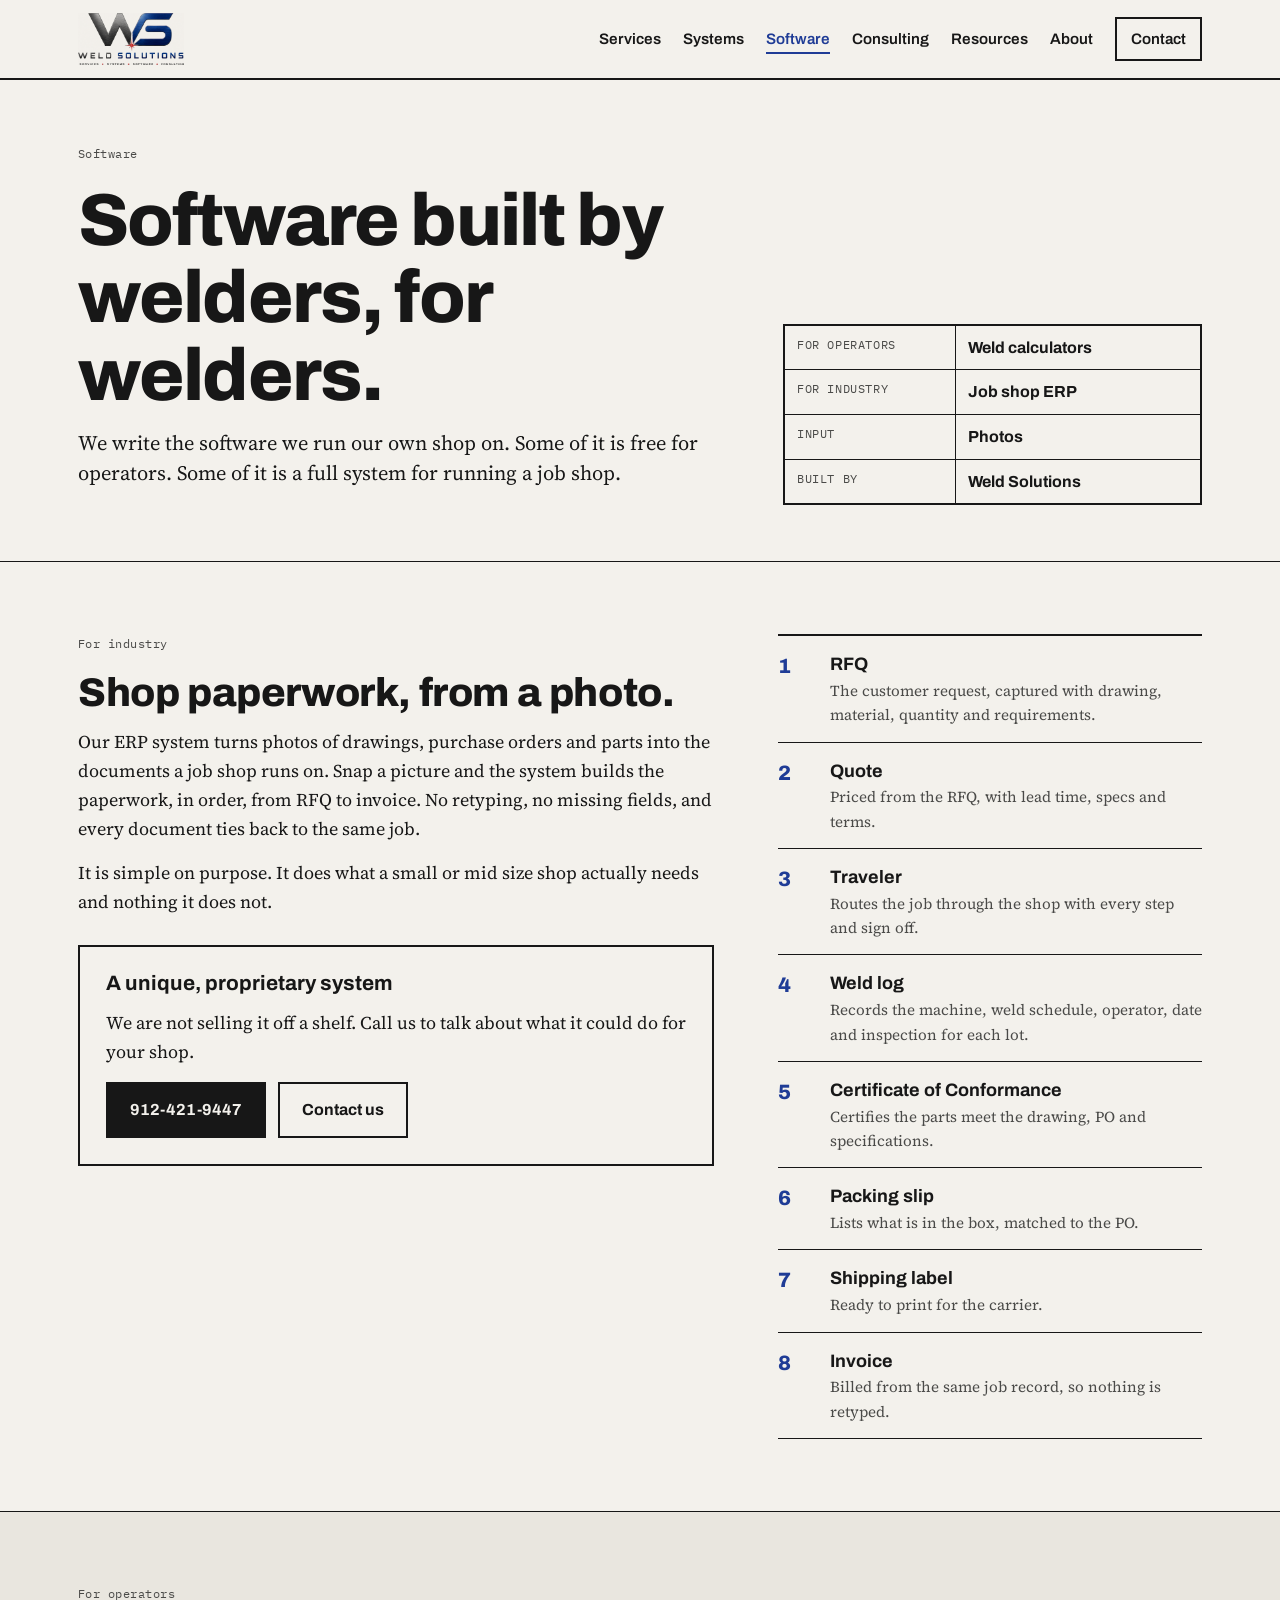
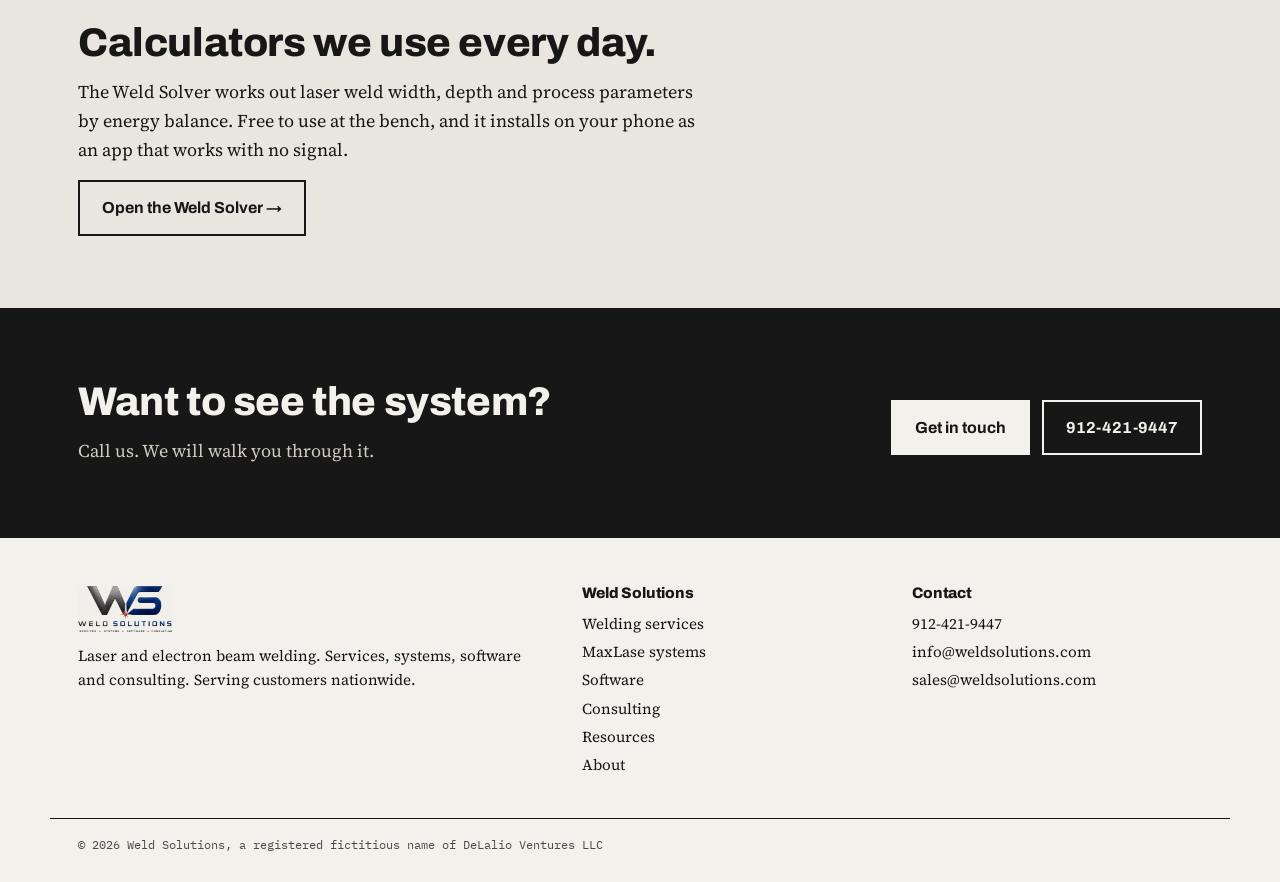
<file: software.html>
<!doctype html>
<html lang="en">
<head>
<meta charset="utf-8">
<meta name="viewport" content="width=device-width, initial-scale=1">
<title>Software | Weld Solutions</title>
<meta name="description" content="Job shop ERP that generates RFQs, quotes, travelers, weld logs, certificates, packing slips, shipping labels and invoices from photos, plus free laser weld calculators.">
<link rel="preconnect" href="https://fonts.googleapis.com">
<link rel="preconnect" href="https://fonts.gstatic.com" crossorigin>
<link href="https://fonts.googleapis.com/css2?family=Archivo:wght@600;700;800&family=IBM+Plex+Mono:wght@400;500&family=Source+Serif+4:opsz,wght@8..60,400;8..60,600&display=swap" rel="stylesheet">
<link rel="stylesheet" href="/styles.css">
</head>
<body>
<header class="site">
  <div class="wrap bar">
    <a class="logo" href="/"><img src="/images/ws-logo.png" alt="Weld Solutions"></a>
    <button class="menu-btn" aria-label="Menu" onclick="document.body.classList.toggle('nav-open')">Menu</button>
    <nav><a href="/services/">Services</a><a href="https://systems.weldsolutions.com">Systems</a><a href="/software.html" class="on" aria-current="page">Software</a><a href="/consulting.html">Consulting</a><a href="/resources.html">Resources</a><a href="/about.html">About</a><a class="nav-contact" href="/contact.html">Contact</a></nav>
  </div>
</header>

<main>

<section class="hero"><div class="wrap">
  <div class="hero-row">
    <div>
      <span class="label">Software</span>
      <h1>Software built by welders, for welders.</h1>
      <p class="lead">We write the software we run our own shop on. Some of it is free for operators. Some of it is a full system for running a job shop.</p>
    </div>
    <dl class="tb">
      <div><dt>For operators</dt><dd>Weld calculators</dd></div>
      <div><dt>For industry</dt><dd>Job shop ERP</dd></div>
      <div><dt>Input</dt><dd>Photos</dd></div>
      <div><dt>Built by</dt><dd>Weld Solutions</dd></div>
    </dl>
  </div>
</div></section>

<section><div class="wrap cols wide-left">
  <div>
    <span class="label">For industry</span>
    <h2>Shop paperwork, from a photo.</h2>
    <p>Our ERP system turns photos of drawings, purchase orders and parts into the documents a job shop runs on. Snap a picture and the system builds the paperwork, in order, from RFQ to invoice. No retyping, no missing fields, and every document ties back to the same job.</p>
    <p>It is simple on purpose. It does what a small or mid size shop actually needs and nothing it does not.</p>
    <div class="box" style="margin-top:28px">
      <h3>A unique, proprietary system</h3>
      <p>We are not selling it off a shelf. Call us to talk about what it could do for your shop.</p>
      <div class="btns"><a class="btn" href="tel:+19124219447">912-421-9447</a><a class="btn line" href="/contact.html">Contact us</a></div>
    </div>
  </div>
  <div>
    <ol class="docs"><li><b>RFQ</b><span>The customer request, captured with drawing, material, quantity and requirements.</span></li><li><b>Quote</b><span>Priced from the RFQ, with lead time, specs and terms.</span></li><li><b>Traveler</b><span>Routes the job through the shop with every step and sign off.</span></li><li><b>Weld log</b><span>Records the machine, weld schedule, operator, date and inspection for each lot.</span></li><li><b>Certificate of Conformance</b><span>Certifies the parts meet the drawing, PO and specifications.</span></li><li><b>Packing slip</b><span>Lists what is in the box, matched to the PO.</span></li><li><b>Shipping label</b><span>Ready to print for the carrier.</span></li><li><b>Invoice</b><span>Billed from the same job record, so nothing is retyped.</span></li></ol>
  </div>
</div></section>

<section class="tint"><div class="wrap cols wide-left">
  <div>
    <span class="label">For operators</span>
    <h2>Calculators we use every day.</h2>
    <p>The Weld Solver works out laser weld width, depth and process parameters by energy balance. Free to use at the bench, and it installs on your phone as an app that works with no signal.</p>
    <a class="btn line" href="/tools/">Open the Weld Solver &rarr;</a>
  </div>
</div></section>
<section class="closing"><div class="wrap">
  <div><h2>Want to see the system?</h2><p>Call us. We will walk you through it.</p></div>
  <div class="btns"><a class="btn" href="/contact.html">Get in touch</a><a class="btn line" href="tel:+19124219447">912-421-9447</a></div>
</div></section>

</main>
<footer class="site">
  <div class="wrap foot">
    <div>
      <img src="/images/ws-logo.png" alt="Weld Solutions">
      <p>Laser and electron beam welding. Services, systems, software and consulting. Serving customers nationwide.</p>
    </div>
    <div>
      <h4>Weld Solutions</h4>
      <a href="/services/">Welding services</a>
      <a href="https://systems.weldsolutions.com">MaxLase systems</a>
      <a href="/software.html">Software</a>
      <a href="/consulting.html">Consulting</a>
      <a href="/resources.html">Resources</a>
      <a href="/about.html">About</a>
    </div>
    <div>
      <h4>Contact</h4>
      <a href="tel:+19124219447">912-421-9447</a>
      <a href="mailto:info@weldsolutions.com">info@weldsolutions.com</a>
      <a href="mailto:sales@weldsolutions.com">sales@weldsolutions.com</a>
    </div>
  </div>
  <div class="wrap legal">&copy; <span class="yr">2026</span> Weld Solutions, a registered fictitious name of DeLalio Ventures LLC</div>
</footer>
<script>document.querySelectorAll('.yr').forEach(e=>e.textContent=new Date().getFullYear());</script>
</body>
</html>
</file>
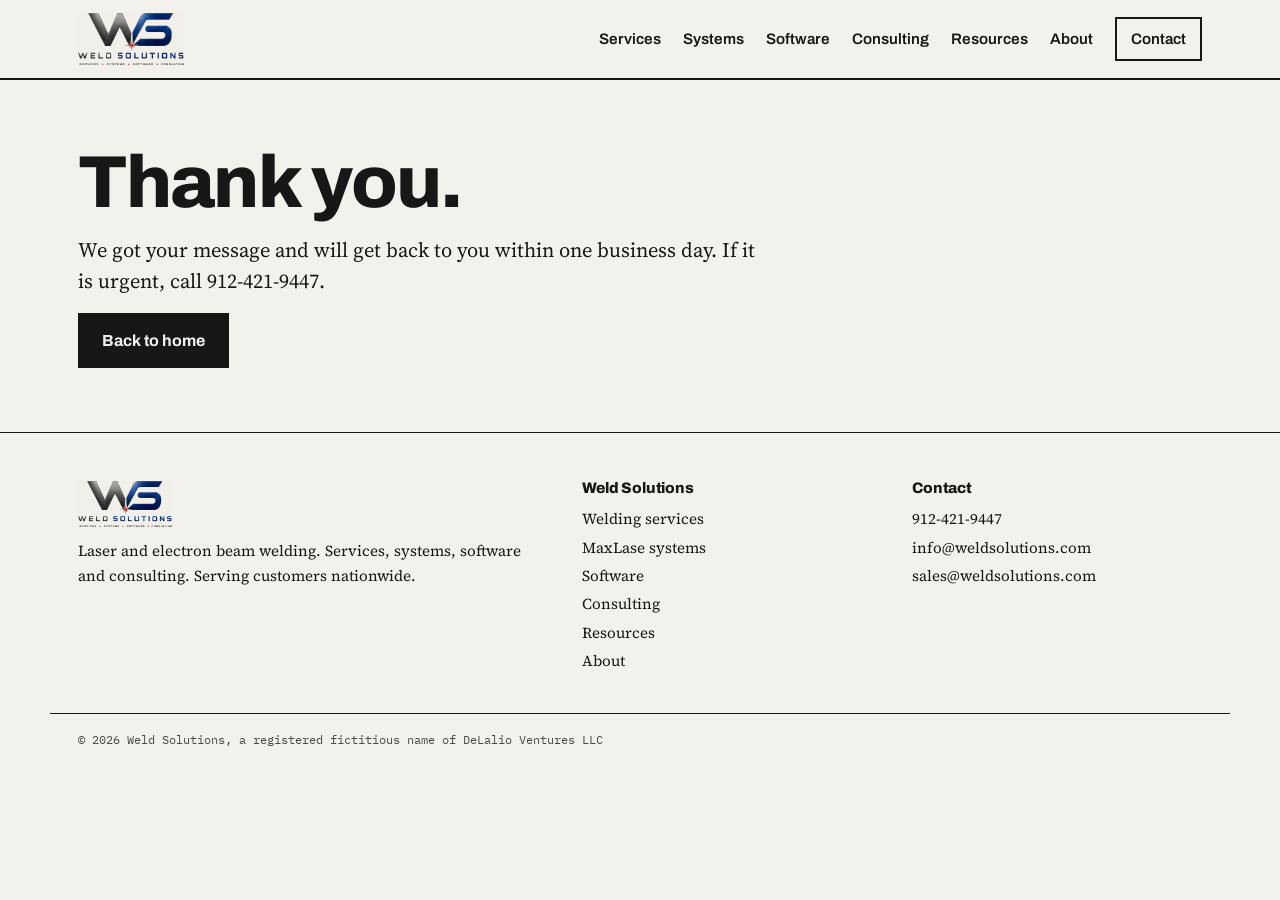
<file: thanks.html>
<!doctype html>
<html lang="en">
<head>
<meta charset="utf-8">
<meta name="viewport" content="width=device-width, initial-scale=1">
<title>Thank You | Weld Solutions</title>
<meta name="description" content="Thank you for contacting Weld Solutions.">
<link rel="preconnect" href="https://fonts.googleapis.com">
<link rel="preconnect" href="https://fonts.gstatic.com" crossorigin>
<link href="https://fonts.googleapis.com/css2?family=Archivo:wght@600;700;800&family=IBM+Plex+Mono:wght@400;500&family=Source+Serif+4:opsz,wght@8..60,400;8..60,600&display=swap" rel="stylesheet">
<link rel="stylesheet" href="/styles.css">
</head>
<body>
<header class="site">
  <div class="wrap bar">
    <a class="logo" href="/"><img src="/images/ws-logo.png" alt="Weld Solutions"></a>
    <button class="menu-btn" aria-label="Menu" onclick="document.body.classList.toggle('nav-open')">Menu</button>
    <nav><a href="/services/">Services</a><a href="https://systems.weldsolutions.com">Systems</a><a href="/software.html">Software</a><a href="/consulting.html">Consulting</a><a href="/resources.html">Resources</a><a href="/about.html">About</a><a class="nav-contact" href="/contact.html">Contact</a></nav>
  </div>
</header>

<main>

<section class="hero"><div class="wrap" style="padding-bottom:64px">
  <h1>Thank you.</h1>
  <p class="lead">We got your message and will get back to you within one business day. If it is urgent, call 912-421-9447.</p>
  <a class="btn" href="/">Back to home</a>
</div></section>
</main>
<footer class="site">
  <div class="wrap foot">
    <div>
      <img src="/images/ws-logo.png" alt="Weld Solutions">
      <p>Laser and electron beam welding. Services, systems, software and consulting. Serving customers nationwide.</p>
    </div>
    <div>
      <h4>Weld Solutions</h4>
      <a href="/services/">Welding services</a>
      <a href="https://systems.weldsolutions.com">MaxLase systems</a>
      <a href="/software.html">Software</a>
      <a href="/consulting.html">Consulting</a>
      <a href="/resources.html">Resources</a>
      <a href="/about.html">About</a>
    </div>
    <div>
      <h4>Contact</h4>
      <a href="tel:+19124219447">912-421-9447</a>
      <a href="mailto:info@weldsolutions.com">info@weldsolutions.com</a>
      <a href="mailto:sales@weldsolutions.com">sales@weldsolutions.com</a>
    </div>
  </div>
  <div class="wrap legal">&copy; <span class="yr">2026</span> Weld Solutions, a registered fictitious name of DeLalio Ventures LLC</div>
</footer>
<script>document.querySelectorAll('.yr').forEach(e=>e.textContent=new Date().getFullYear());</script>
</body>
</html>
</file>
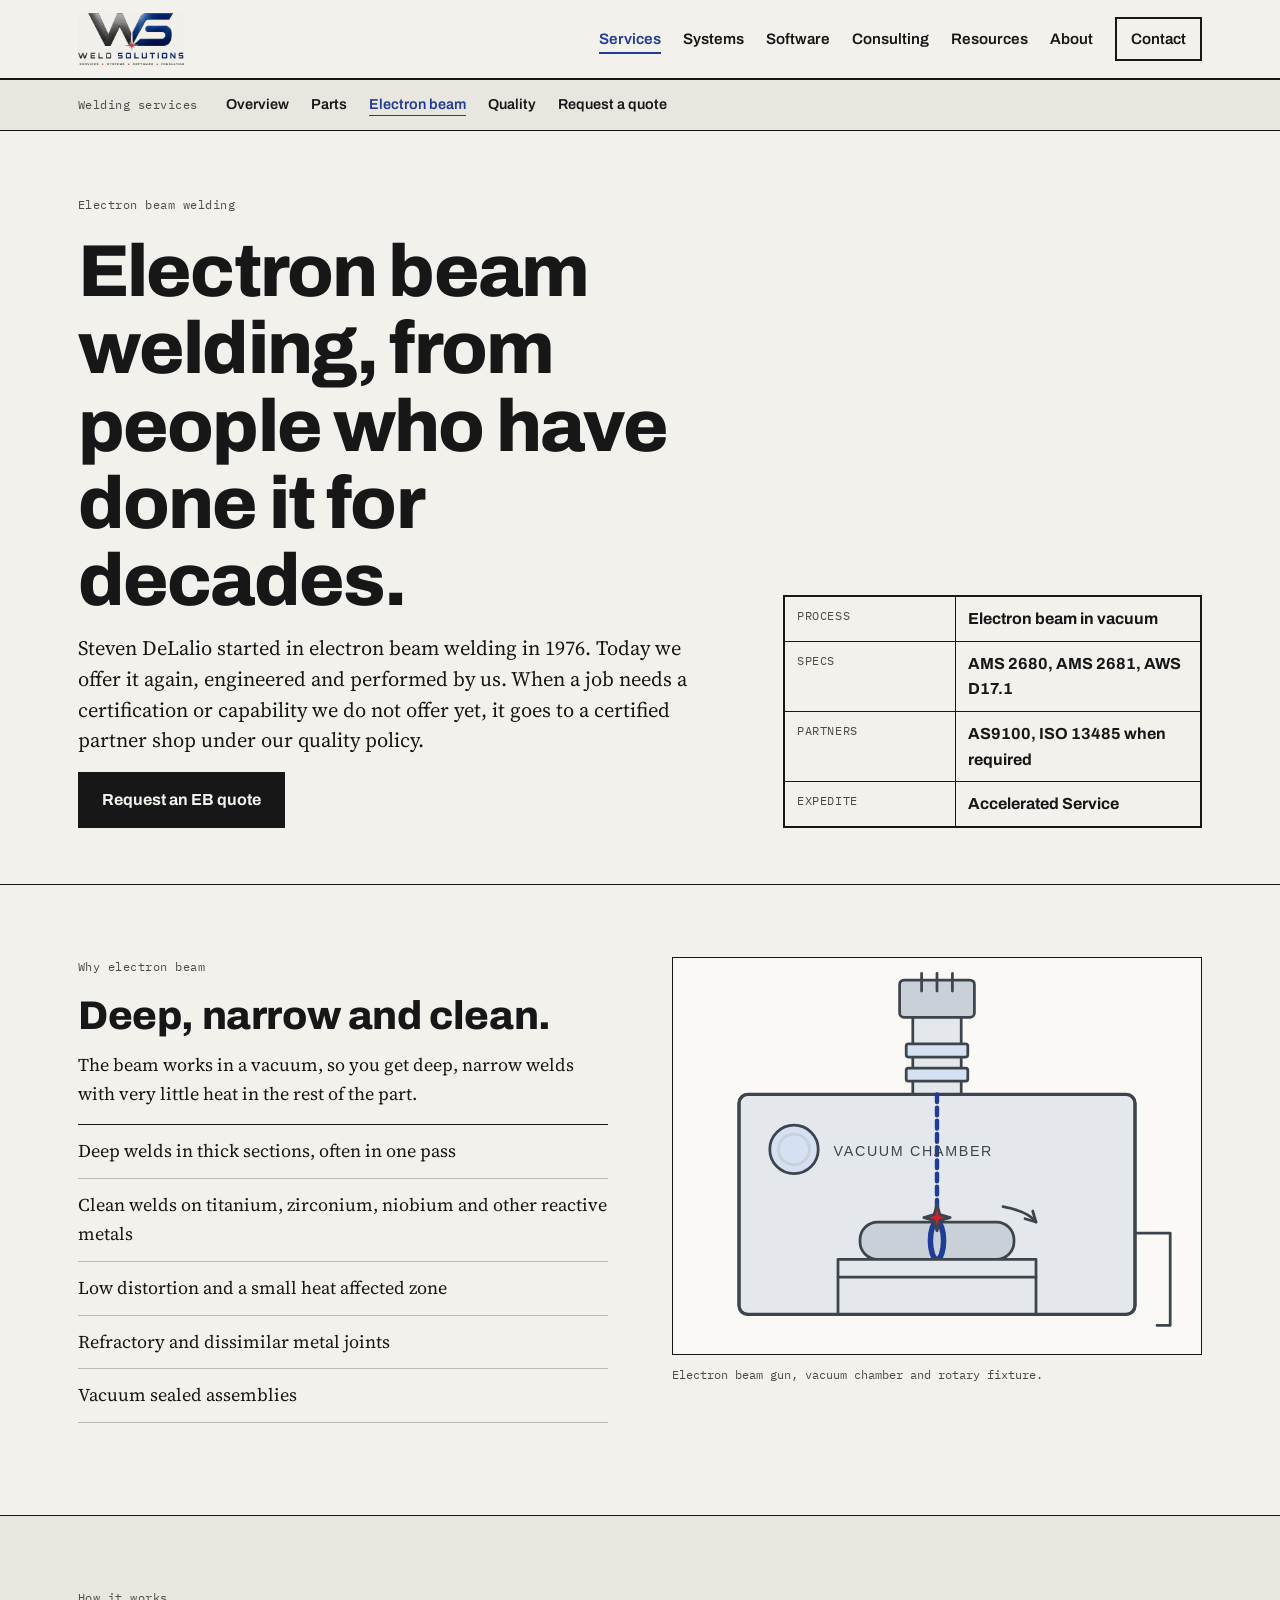
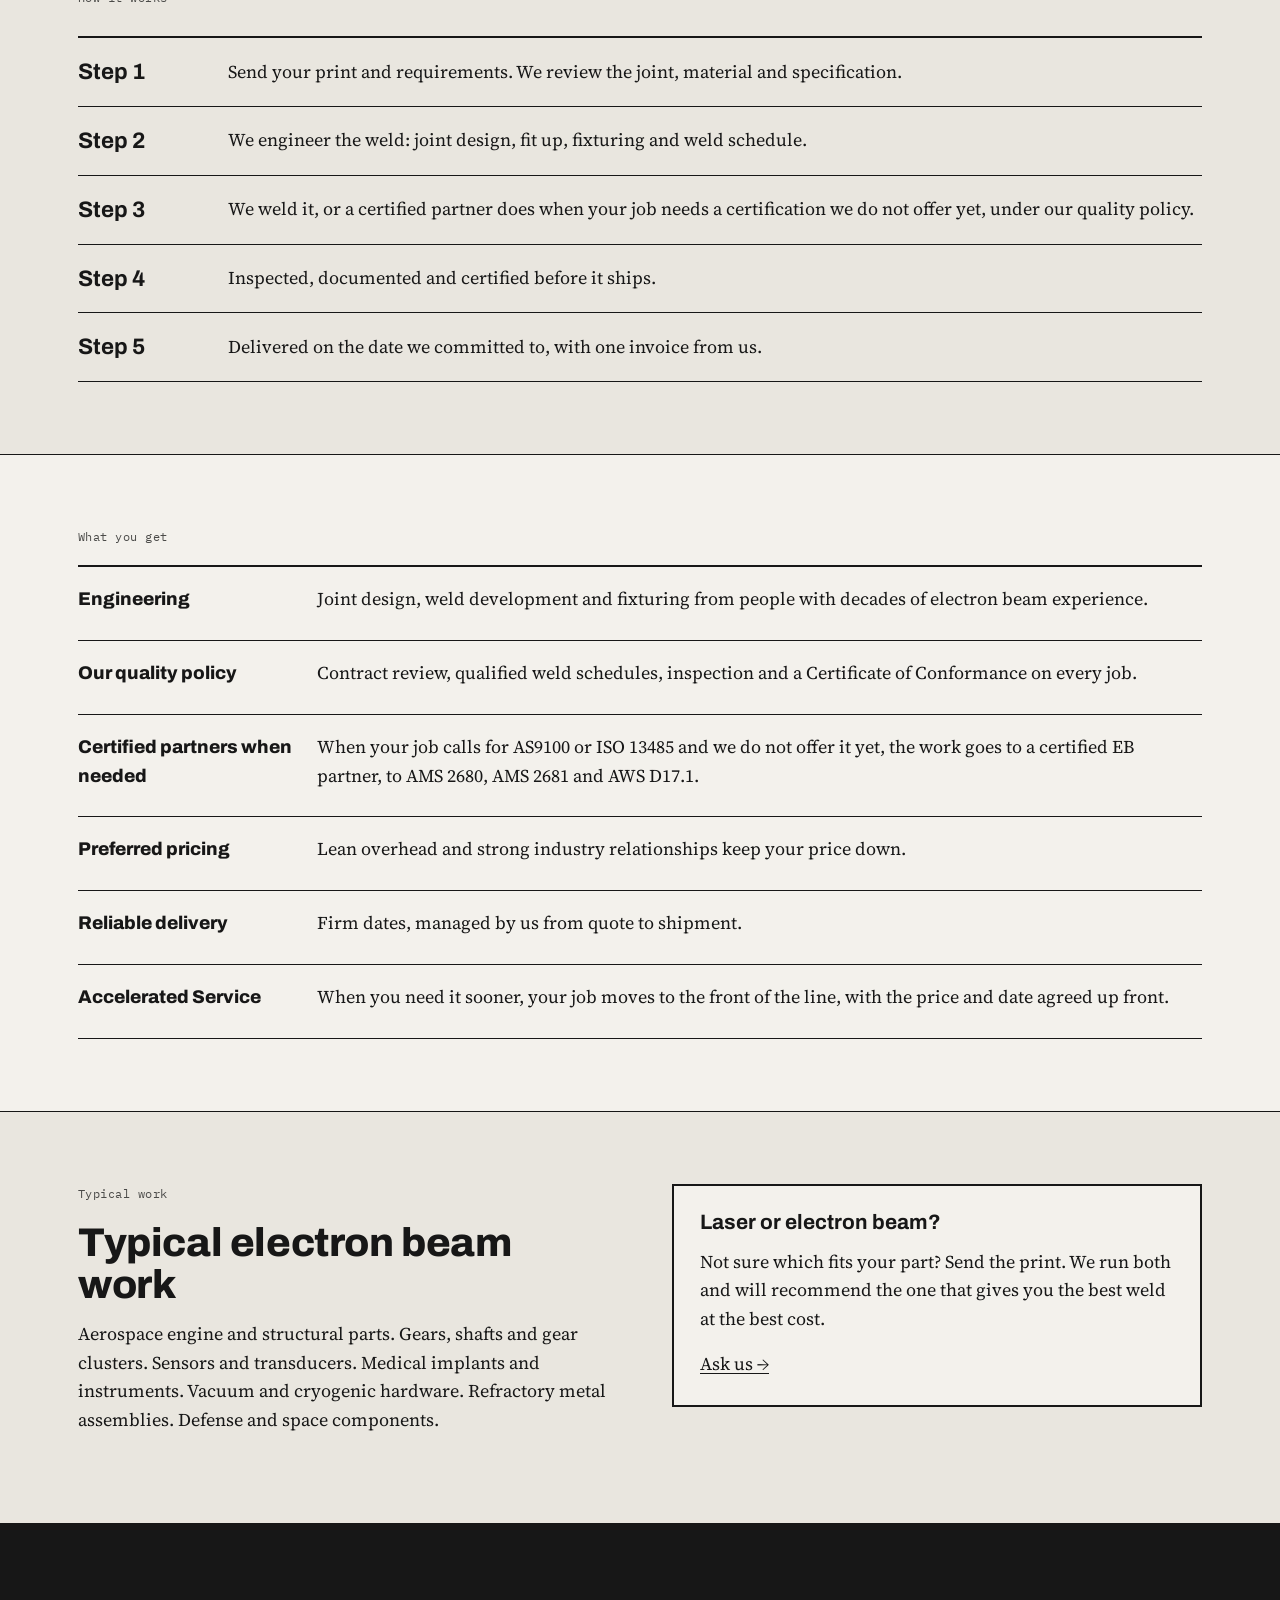
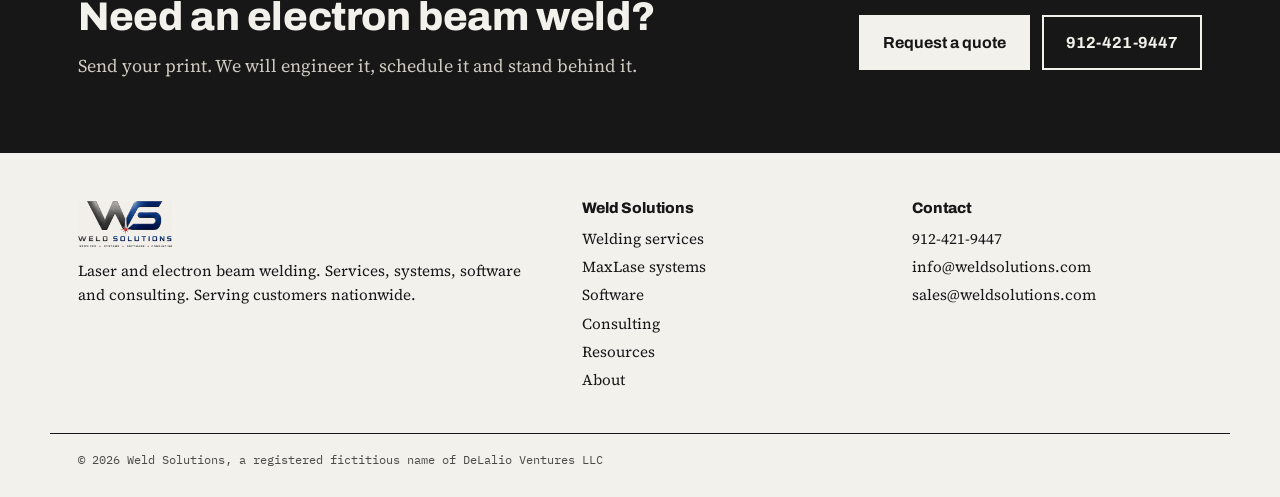
<file: services/electron-beam.html>
<!doctype html>
<html lang="en">
<head>
<meta charset="utf-8">
<meta name="viewport" content="width=device-width, initial-scale=1">
<title>Electron Beam Welding | Weld Solutions</title>
<meta name="description" content="Electron beam welding engineered and performed by Weld Solutions, with AS9100 and ISO 13485 certified partners when a job requires it. AMS 2680, AMS 2681, AWS D17.1. Accelerated Service.">
<link rel="preconnect" href="https://fonts.googleapis.com">
<link rel="preconnect" href="https://fonts.gstatic.com" crossorigin>
<link href="https://fonts.googleapis.com/css2?family=Archivo:wght@600;700;800&family=IBM+Plex+Mono:wght@400;500&family=Source+Serif+4:opsz,wght@8..60,400;8..60,600&display=swap" rel="stylesheet">
<link rel="stylesheet" href="/styles.css">
</head>
<body>
<header class="site">
  <div class="wrap bar">
    <a class="logo" href="/"><img src="/images/ws-logo.png" alt="Weld Solutions"></a>
    <button class="menu-btn" aria-label="Menu" onclick="document.body.classList.toggle('nav-open')">Menu</button>
    <nav><a href="/services/" class="on" aria-current="page">Services</a><a href="https://systems.weldsolutions.com">Systems</a><a href="/software.html">Software</a><a href="/consulting.html">Consulting</a><a href="/resources.html">Resources</a><a href="/about.html">About</a><a class="nav-contact" href="/contact.html">Contact</a></nav>
  </div>
</header>
<div class="subnav"><div class="wrap"><span class="label">Welding services</span><nav><a href="/services/">Overview</a><a href="/services/parts.html">Parts</a><a href="/services/electron-beam.html" class="on">Electron beam</a><a href="/services/quality.html">Quality</a><a href="/services/quote.html">Request a quote</a></nav></div></div>
<main>

<section class="hero"><div class="wrap">
  <div class="hero-row">
    <div>
      <span class="label">Electron beam welding</span>
      <h1>Electron beam welding, from people who have done it for decades.</h1>
      <p class="lead">Steven DeLalio started in electron beam welding in 1976. Today we offer it again, engineered and performed by us. When a job needs a certification or capability we do not offer yet, it goes to a certified partner shop under our quality policy.</p>
      <div class="btns"><a class="btn" href="/services/quote.html">Request an EB quote</a></div>
    </div>
    <dl class="tb">
      <div><dt>Process</dt><dd>Electron beam in vacuum</dd></div>
      <div><dt>Specs</dt><dd>AMS 2680, AMS 2681, AWS D17.1</dd></div>
      <div><dt>Partners</dt><dd>AS9100, ISO 13485 when required</dd></div>
      <div><dt>Expedite</dt><dd>Accelerated Service</dd></div>
    </dl>
  </div>
</div></section>

<section><div class="wrap cols">
  <div>
    <span class="label">Why electron beam</span>
    <h2>Deep, narrow and clean.</h2>
    <p>The beam works in a vacuum, so you get deep, narrow welds with very little heat in the rest of the part.</p>
    <ul class="plain">
      <li>Deep welds in thick sections, often in one pass</li>
      <li>Clean welds on titanium, zirconium, niobium and other reactive metals</li>
      <li>Low distortion and a small heat affected zone</li>
      <li>Refractory and dissimilar metal joints</li>
      <li>Vacuum sealed assemblies</li>
    </ul>
  </div>
  <figure class="photo-fig">
    <img src="/images/eb-welder.svg" alt="Illustration of an electron beam welder with the gun column above a vacuum chamber">
    <figcaption>Electron beam gun, vacuum chamber and rotary fixture.</figcaption>
  </figure>
</div></section>

<section class="tint"><div class="wrap">
  <span class="label">How it works</span>
  <ol class="steps">
    <li><b>Step 1</b><span>Send your print and requirements. We review the joint, material and specification.</span></li>
    <li><b>Step 2</b><span>We engineer the weld: joint design, fit up, fixturing and weld schedule.</span></li>
    <li><b>Step 3</b><span>We weld it, or a certified partner does when your job needs a certification we do not offer yet, under our quality policy.</span></li>
    <li><b>Step 4</b><span>Inspected, documented and certified before it ships.</span></li>
    <li><b>Step 5</b><span>Delivered on the date we committed to, with one invoice from us.</span></li>
  </ol>
</div></section>

<section><div class="wrap">
  <span class="label">What you get</span>
  <table class="table">
    <tr><th>Engineering</th><td><p>Joint design, weld development and fixturing from people with decades of electron beam experience.</p></td></tr>
    <tr><th>Our quality policy</th><td><p>Contract review, qualified weld schedules, inspection and a Certificate of Conformance on every job.</p></td></tr>
    <tr><th>Certified partners when needed</th><td><p>When your job calls for AS9100 or ISO 13485 and we do not offer it yet, the work goes to a certified EB partner, to AMS 2680, AMS 2681 and AWS D17.1.</p></td></tr>
    <tr><th>Preferred pricing</th><td><p>Lean overhead and strong industry relationships keep your price down.</p></td></tr>
    <tr><th>Reliable delivery</th><td><p>Firm dates, managed by us from quote to shipment.</p></td></tr>
    <tr><th>Accelerated Service</th><td><p>When you need it sooner, your job moves to the front of the line, with the price and date agreed up front.</p></td></tr>
  </table>
</div></section>

<section class="tint"><div class="wrap cols">
  <div>
    <span class="label">Typical work</span>
    <h2>Typical electron beam work</h2>
    <p>Aerospace engine and structural parts. Gears, shafts and gear clusters. Sensors and transducers. Medical implants and instruments. Vacuum and cryogenic hardware. Refractory metal assemblies. Defense and space components.</p>
  </div>
  <div class="box">
    <h3>Laser or electron beam?</h3>
    <p>Not sure which fits your part? Send the print. We run both and will recommend the one that gives you the best weld at the best cost.</p>
    <a href="/services/quote.html">Ask us &rarr;</a>
  </div>
</div></section>
<section class="closing"><div class="wrap">
  <div><h2>Need an electron beam weld?</h2><p>Send your print. We will engineer it, schedule it and stand behind it.</p></div>
  <div class="btns"><a class="btn" href="/services/quote.html">Request a quote</a><a class="btn line" href="tel:+19124219447">912-421-9447</a></div>
</div></section>

</main>
<footer class="site">
  <div class="wrap foot">
    <div>
      <img src="/images/ws-logo.png" alt="Weld Solutions">
      <p>Laser and electron beam welding. Services, systems, software and consulting. Serving customers nationwide.</p>
    </div>
    <div>
      <h4>Weld Solutions</h4>
      <a href="/services/">Welding services</a>
      <a href="https://systems.weldsolutions.com">MaxLase systems</a>
      <a href="/software.html">Software</a>
      <a href="/consulting.html">Consulting</a>
      <a href="/resources.html">Resources</a>
      <a href="/about.html">About</a>
    </div>
    <div>
      <h4>Contact</h4>
      <a href="tel:+19124219447">912-421-9447</a>
      <a href="mailto:info@weldsolutions.com">info@weldsolutions.com</a>
      <a href="mailto:sales@weldsolutions.com">sales@weldsolutions.com</a>
    </div>
  </div>
  <div class="wrap legal">&copy; <span class="yr">2026</span> Weld Solutions, a registered fictitious name of DeLalio Ventures LLC</div>
</footer>
<script>document.querySelectorAll('.yr').forEach(e=>e.textContent=new Date().getFullYear());</script>
</body>
</html>
</file>
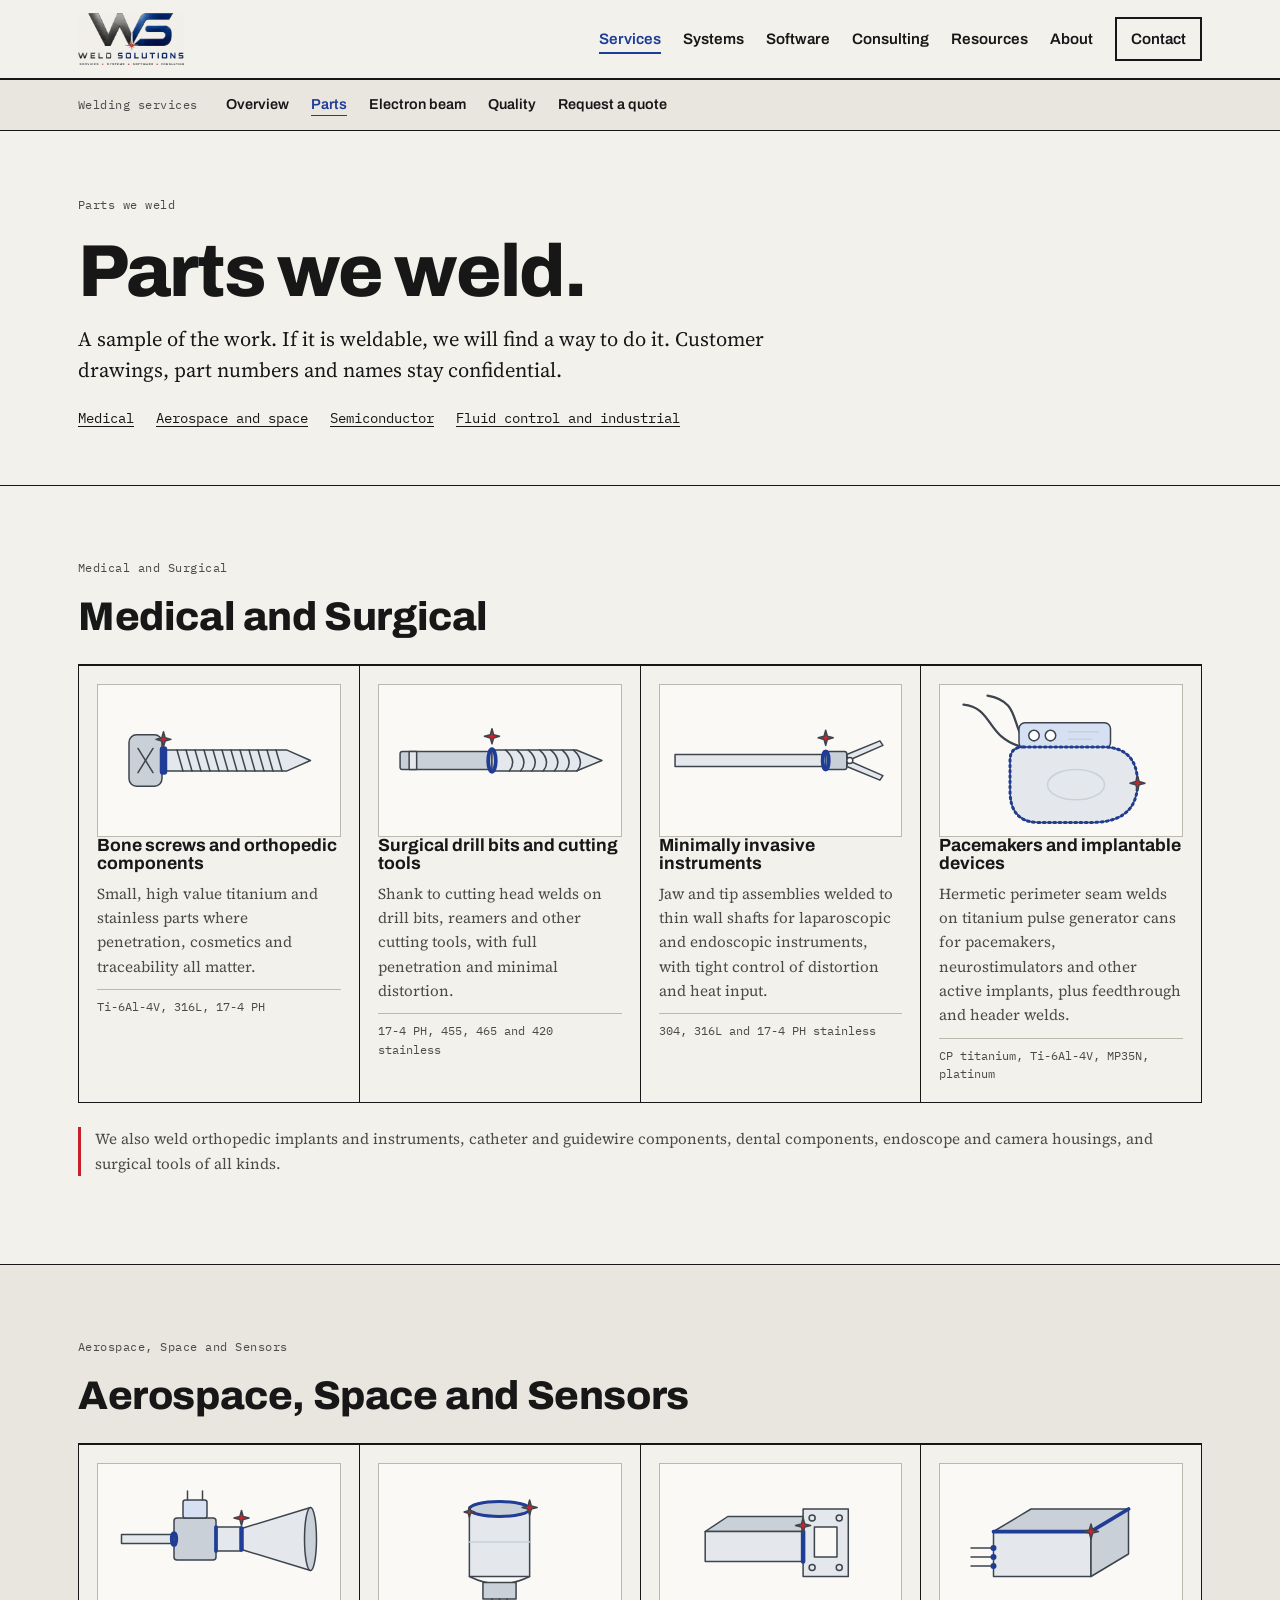
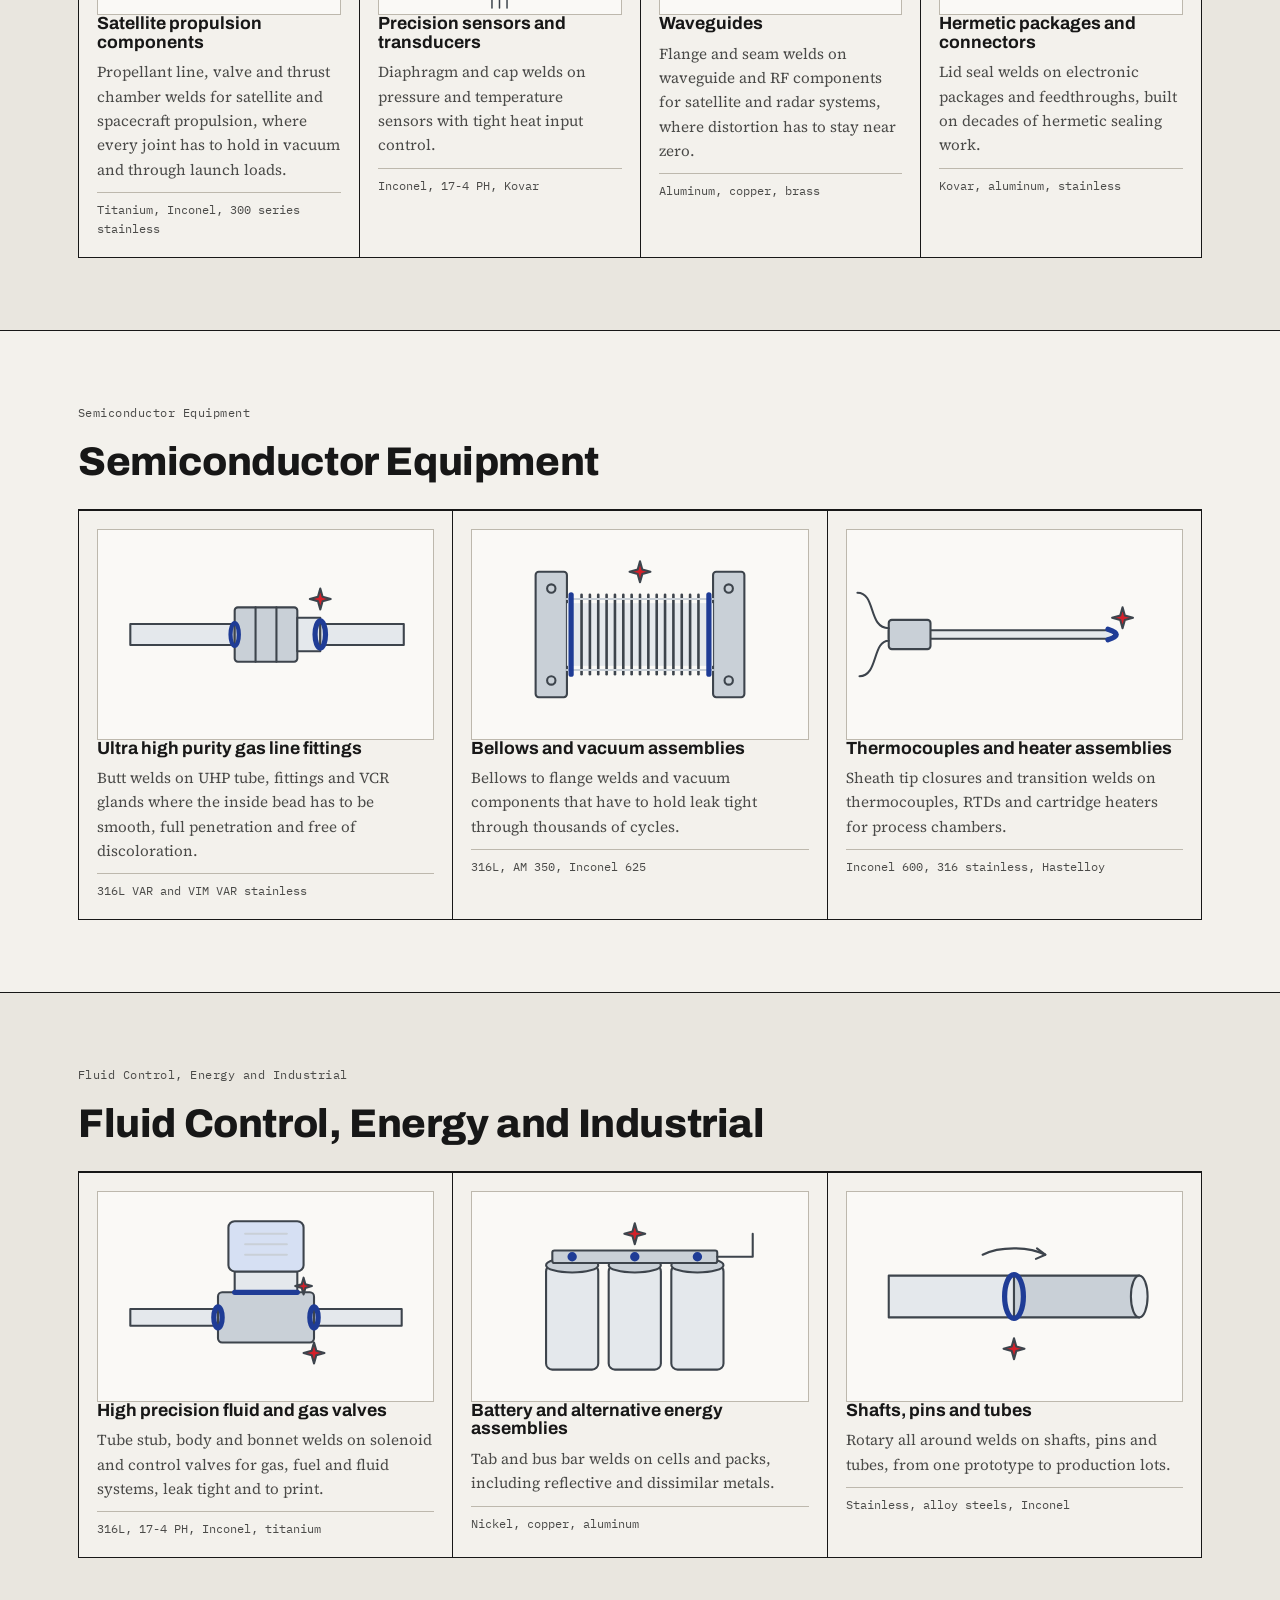
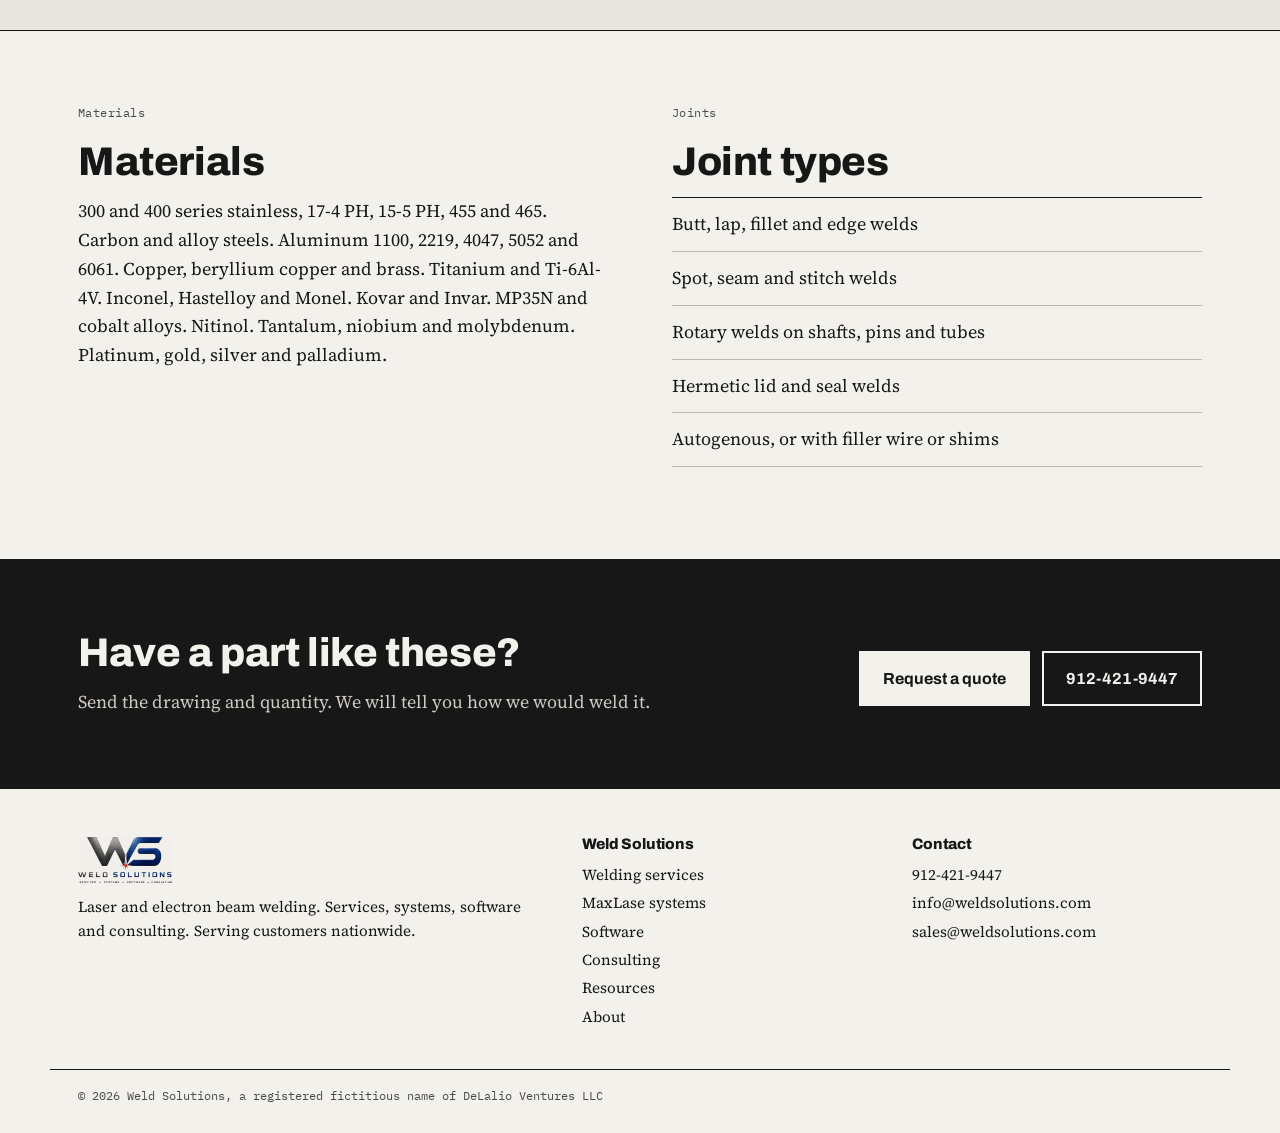
<file: services/parts.html>
<!doctype html>
<html lang="en">
<head>
<meta charset="utf-8">
<meta name="viewport" content="width=device-width, initial-scale=1">
<title>Parts We Weld | Weld Solutions</title>
<meta name="description" content="Orthopedic screws, surgical drill bits, minimally invasive instruments, pacemakers, satellite propulsion parts, sensors, waveguides, semiconductor fittings, bellows, valves and more.">
<link rel="preconnect" href="https://fonts.googleapis.com">
<link rel="preconnect" href="https://fonts.gstatic.com" crossorigin>
<link href="https://fonts.googleapis.com/css2?family=Archivo:wght@600;700;800&family=IBM+Plex+Mono:wght@400;500&family=Source+Serif+4:opsz,wght@8..60,400;8..60,600&display=swap" rel="stylesheet">
<link rel="stylesheet" href="/styles.css">
</head>
<body>
<header class="site">
  <div class="wrap bar">
    <a class="logo" href="/"><img src="/images/ws-logo.png" alt="Weld Solutions"></a>
    <button class="menu-btn" aria-label="Menu" onclick="document.body.classList.toggle('nav-open')">Menu</button>
    <nav><a href="/services/" class="on" aria-current="page">Services</a><a href="https://systems.weldsolutions.com">Systems</a><a href="/software.html">Software</a><a href="/consulting.html">Consulting</a><a href="/resources.html">Resources</a><a href="/about.html">About</a><a class="nav-contact" href="/contact.html">Contact</a></nav>
  </div>
</header>
<div class="subnav"><div class="wrap"><span class="label">Welding services</span><nav><a href="/services/">Overview</a><a href="/services/parts.html" class="on">Parts</a><a href="/services/electron-beam.html">Electron beam</a><a href="/services/quality.html">Quality</a><a href="/services/quote.html">Request a quote</a></nav></div></div>
<main>

<section class="hero"><div class="wrap" style="padding-bottom:56px">
  <span class="label">Parts we weld</span>
  <h1>Parts we weld.</h1>
  <p class="lead">A sample of the work. If it is weldable, we will find a way to do it. Customer drawings, part numbers and names stay confidential.</p>
  <div class="jump"><a href="/services/parts.html#medical">Medical</a><a href="/services/parts.html#aero">Aerospace and space</a><a href="/services/parts.html#semi">Semiconductor</a><a href="/services/parts.html#energy">Fluid control and industrial</a></div>
</div></section>
<section id="medical" class=""><div class="wrap">
  <span class="label">Medical and Surgical</span>
  <h2>Medical and Surgical</h2>
  <div class="plates n4"><figure class="plate">
  <div class="plate-img"><img src="/images/parts/bone-screw.svg" alt="Bone screws and orthopedic components" loading="lazy"></div>
  <h3>Bone screws and orthopedic components</h3>
  <p>Small, high value titanium and stainless parts where penetration, cosmetics and traceability all matter.</p>
  <p class="mat">Ti-6Al-4V, 316L, 17-4 PH</p>
</figure><figure class="plate">
  <div class="plate-img"><img src="/images/parts/drill-bit.svg" alt="Surgical drill bits and cutting tools" loading="lazy"></div>
  <h3>Surgical drill bits and cutting tools</h3>
  <p>Shank to cutting head welds on drill bits, reamers and other cutting tools, with full penetration and minimal distortion.</p>
  <p class="mat">17-4 PH, 455, 465 and 420 stainless</p>
</figure><figure class="plate">
  <div class="plate-img"><img src="/images/parts/instrument-tip.svg" alt="Minimally invasive instruments" loading="lazy"></div>
  <h3>Minimally invasive instruments</h3>
  <p>Jaw and tip assemblies welded to thin wall shafts for laparoscopic and endoscopic instruments, with tight control of distortion and heat input.</p>
  <p class="mat">304, 316L and 17-4 PH stainless</p>
</figure><figure class="plate">
  <div class="plate-img"><img src="/images/parts/pacemaker.svg" alt="Pacemakers and implantable devices" loading="lazy"></div>
  <h3>Pacemakers and implantable devices</h3>
  <p>Hermetic perimeter seam welds on titanium pulse generator cans for pacemakers, neurostimulators and other active implants, plus feedthrough and header welds.</p>
  <p class="mat">CP titanium, Ti-6Al-4V, MP35N, platinum</p>
</figure></div>
  <p class="note" style="margin-top:24px">We also weld orthopedic implants and instruments, catheter and guidewire components, dental components, endoscope and camera housings, and surgical tools of all kinds.</p>
</div></section><section id="aero" class="tint"><div class="wrap">
  <span class="label">Aerospace, Space and Sensors</span>
  <h2>Aerospace, Space and Sensors</h2>
  <div class="plates n4"><figure class="plate">
  <div class="plate-img"><img src="/images/parts/thruster.svg" alt="Satellite propulsion components" loading="lazy"></div>
  <h3>Satellite propulsion components</h3>
  <p>Propellant line, valve and thrust chamber welds for satellite and spacecraft propulsion, where every joint has to hold in vacuum and through launch loads.</p>
  <p class="mat">Titanium, Inconel, 300 series stainless</p>
</figure><figure class="plate">
  <div class="plate-img"><img src="/images/parts/sensor.svg" alt="Precision sensors and transducers" loading="lazy"></div>
  <h3>Precision sensors and transducers</h3>
  <p>Diaphragm and cap welds on pressure and temperature sensors with tight heat input control.</p>
  <p class="mat">Inconel, 17-4 PH, Kovar</p>
</figure><figure class="plate">
  <div class="plate-img"><img src="/images/parts/waveguide.svg" alt="Waveguides" loading="lazy"></div>
  <h3>Waveguides</h3>
  <p>Flange and seam welds on waveguide and RF components for satellite and radar systems, where distortion has to stay near zero.</p>
  <p class="mat">Aluminum, copper, brass</p>
</figure><figure class="plate">
  <div class="plate-img"><img src="/images/parts/hermetic-package.svg" alt="Hermetic packages and connectors" loading="lazy"></div>
  <h3>Hermetic packages and connectors</h3>
  <p>Lid seal welds on electronic packages and feedthroughs, built on decades of hermetic sealing work.</p>
  <p class="mat">Kovar, aluminum, stainless</p>
</figure></div>
  
</div></section><section id="semi" class=""><div class="wrap">
  <span class="label">Semiconductor Equipment</span>
  <h2>Semiconductor Equipment</h2>
  <div class="plates n3"><figure class="plate">
  <div class="plate-img"><img src="/images/parts/gas-fitting.svg" alt="Ultra high purity gas line fittings" loading="lazy"></div>
  <h3>Ultra high purity gas line fittings</h3>
  <p>Butt welds on UHP tube, fittings and VCR glands where the inside bead has to be smooth, full penetration and free of discoloration.</p>
  <p class="mat">316L VAR and VIM VAR stainless</p>
</figure><figure class="plate">
  <div class="plate-img"><img src="/images/parts/bellows.svg" alt="Bellows and vacuum assemblies" loading="lazy"></div>
  <h3>Bellows and vacuum assemblies</h3>
  <p>Bellows to flange welds and vacuum components that have to hold leak tight through thousands of cycles.</p>
  <p class="mat">316L, AM 350, Inconel 625</p>
</figure><figure class="plate">
  <div class="plate-img"><img src="/images/parts/thermocouple.svg" alt="Thermocouples and heater assemblies" loading="lazy"></div>
  <h3>Thermocouples and heater assemblies</h3>
  <p>Sheath tip closures and transition welds on thermocouples, RTDs and cartridge heaters for process chambers.</p>
  <p class="mat">Inconel 600, 316 stainless, Hastelloy</p>
</figure></div>
  
</div></section><section id="energy" class="tint"><div class="wrap">
  <span class="label">Fluid Control, Energy and Industrial</span>
  <h2>Fluid Control, Energy and Industrial</h2>
  <div class="plates n3"><figure class="plate">
  <div class="plate-img"><img src="/images/parts/valve.svg" alt="High precision fluid and gas valves" loading="lazy"></div>
  <h3>High precision fluid and gas valves</h3>
  <p>Tube stub, body and bonnet welds on solenoid and control valves for gas, fuel and fluid systems, leak tight and to print.</p>
  <p class="mat">316L, 17-4 PH, Inconel, titanium</p>
</figure><figure class="plate">
  <div class="plate-img"><img src="/images/parts/battery.svg" alt="Battery and alternative energy assemblies" loading="lazy"></div>
  <h3>Battery and alternative energy assemblies</h3>
  <p>Tab and bus bar welds on cells and packs, including reflective and dissimilar metals.</p>
  <p class="mat">Nickel, copper, aluminum</p>
</figure><figure class="plate">
  <div class="plate-img"><img src="/images/parts/tube.svg" alt="Shafts, pins and tubes" loading="lazy"></div>
  <h3>Shafts, pins and tubes</h3>
  <p>Rotary all around welds on shafts, pins and tubes, from one prototype to production lots.</p>
  <p class="mat">Stainless, alloy steels, Inconel</p>
</figure></div>
  
</div></section>
<section><div class="wrap cols">
  <div>
    <span class="label">Materials</span>
    <h2>Materials</h2>
    <p>300 and 400 series stainless, 17-4 PH, 15-5 PH, 455 and 465. Carbon and alloy steels. Aluminum 1100, 2219, 4047, 5052 and 6061. Copper, beryllium copper and brass. Titanium and Ti-6Al-4V. Inconel, Hastelloy and Monel. Kovar and Invar. MP35N and cobalt alloys. Nitinol. Tantalum, niobium and molybdenum. Platinum, gold, silver and palladium.</p>
  </div>
  <div>
    <span class="label">Joints</span>
    <h2>Joint types</h2>
    <ul class="plain">
      <li>Butt, lap, fillet and edge welds</li>
      <li>Spot, seam and stitch welds</li>
      <li>Rotary welds on shafts, pins and tubes</li>
      <li>Hermetic lid and seal welds</li>
      <li>Autogenous, or with filler wire or shims</li>
    </ul>
  </div>
</div></section>
<section class="closing"><div class="wrap">
  <div><h2>Have a part like these?</h2><p>Send the drawing and quantity. We will tell you how we would weld it.</p></div>
  <div class="btns"><a class="btn" href="/services/quote.html">Request a quote</a><a class="btn line" href="tel:+19124219447">912-421-9447</a></div>
</div></section>

</main>
<footer class="site">
  <div class="wrap foot">
    <div>
      <img src="/images/ws-logo.png" alt="Weld Solutions">
      <p>Laser and electron beam welding. Services, systems, software and consulting. Serving customers nationwide.</p>
    </div>
    <div>
      <h4>Weld Solutions</h4>
      <a href="/services/">Welding services</a>
      <a href="https://systems.weldsolutions.com">MaxLase systems</a>
      <a href="/software.html">Software</a>
      <a href="/consulting.html">Consulting</a>
      <a href="/resources.html">Resources</a>
      <a href="/about.html">About</a>
    </div>
    <div>
      <h4>Contact</h4>
      <a href="tel:+19124219447">912-421-9447</a>
      <a href="mailto:info@weldsolutions.com">info@weldsolutions.com</a>
      <a href="mailto:sales@weldsolutions.com">sales@weldsolutions.com</a>
    </div>
  </div>
  <div class="wrap legal">&copy; <span class="yr">2026</span> Weld Solutions, a registered fictitious name of DeLalio Ventures LLC</div>
</footer>
<script>document.querySelectorAll('.yr').forEach(e=>e.textContent=new Date().getFullYear());</script>
</body>
</html>
</file>
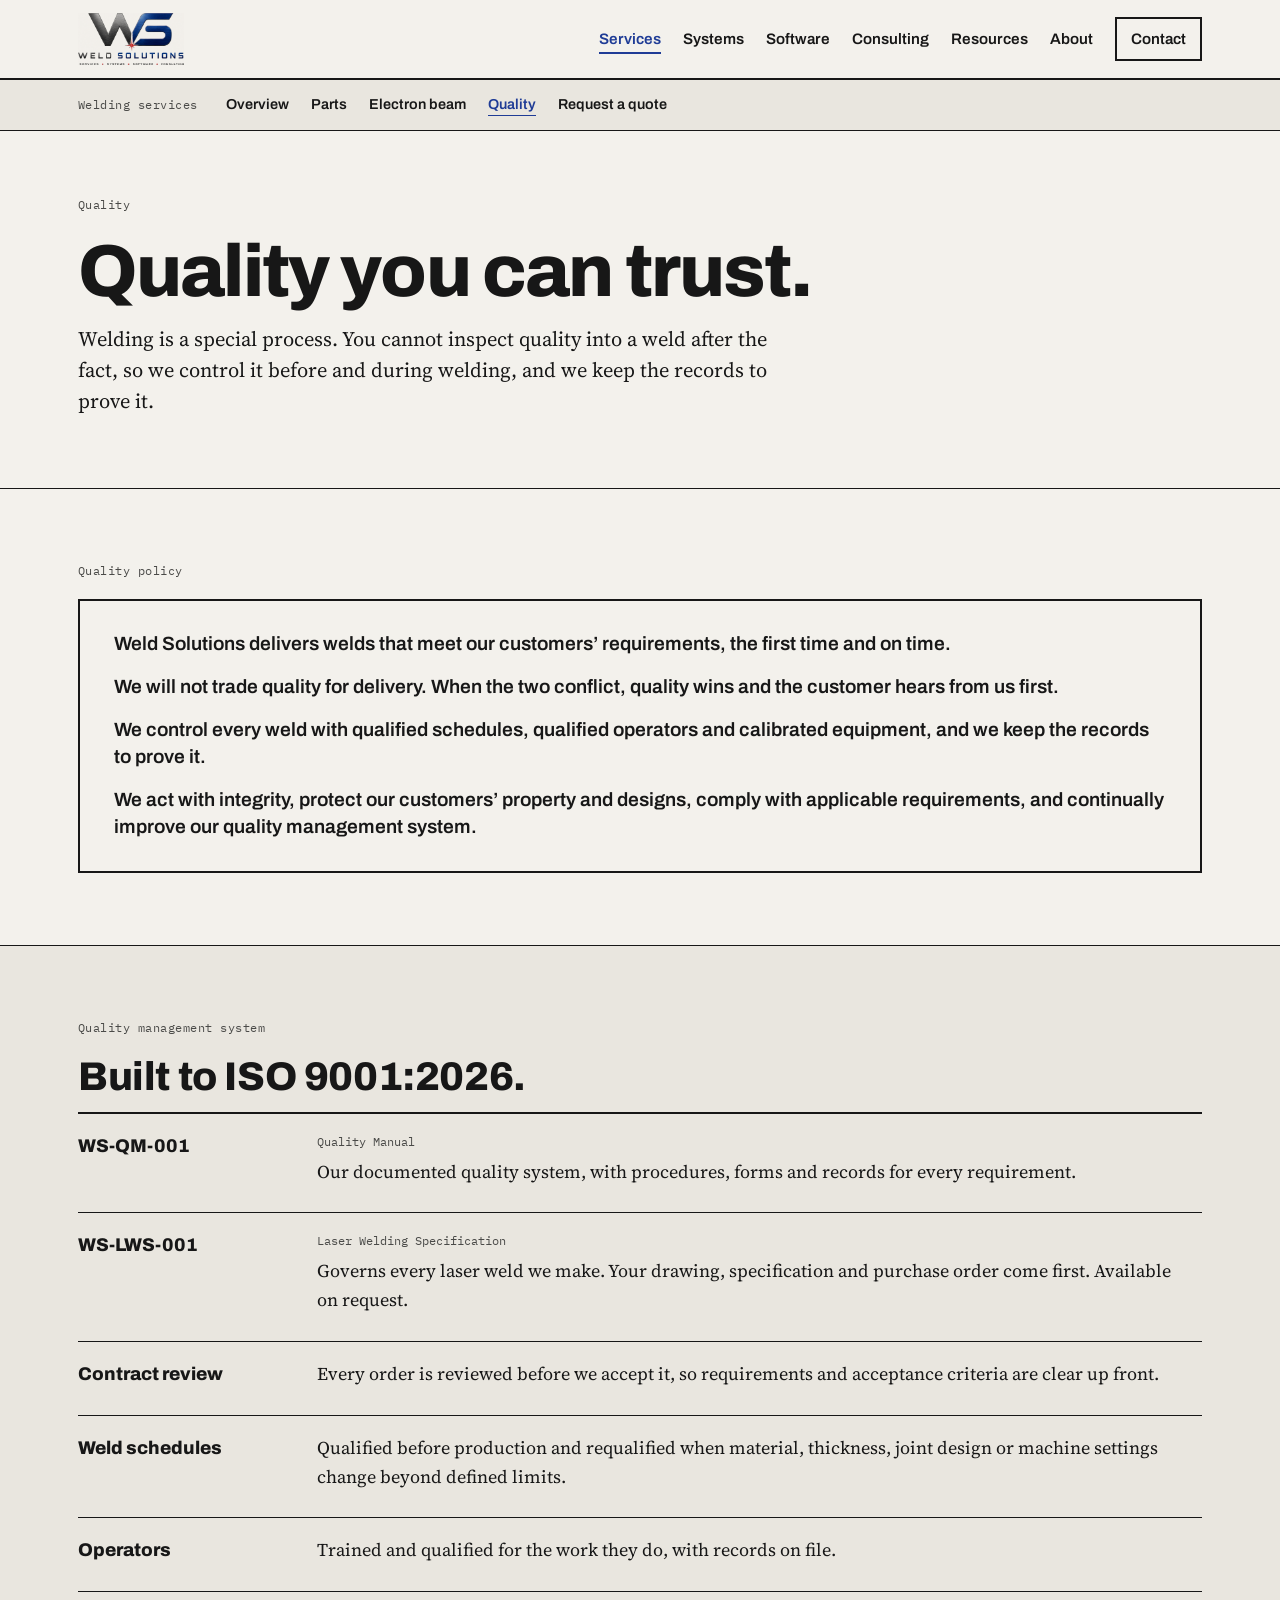
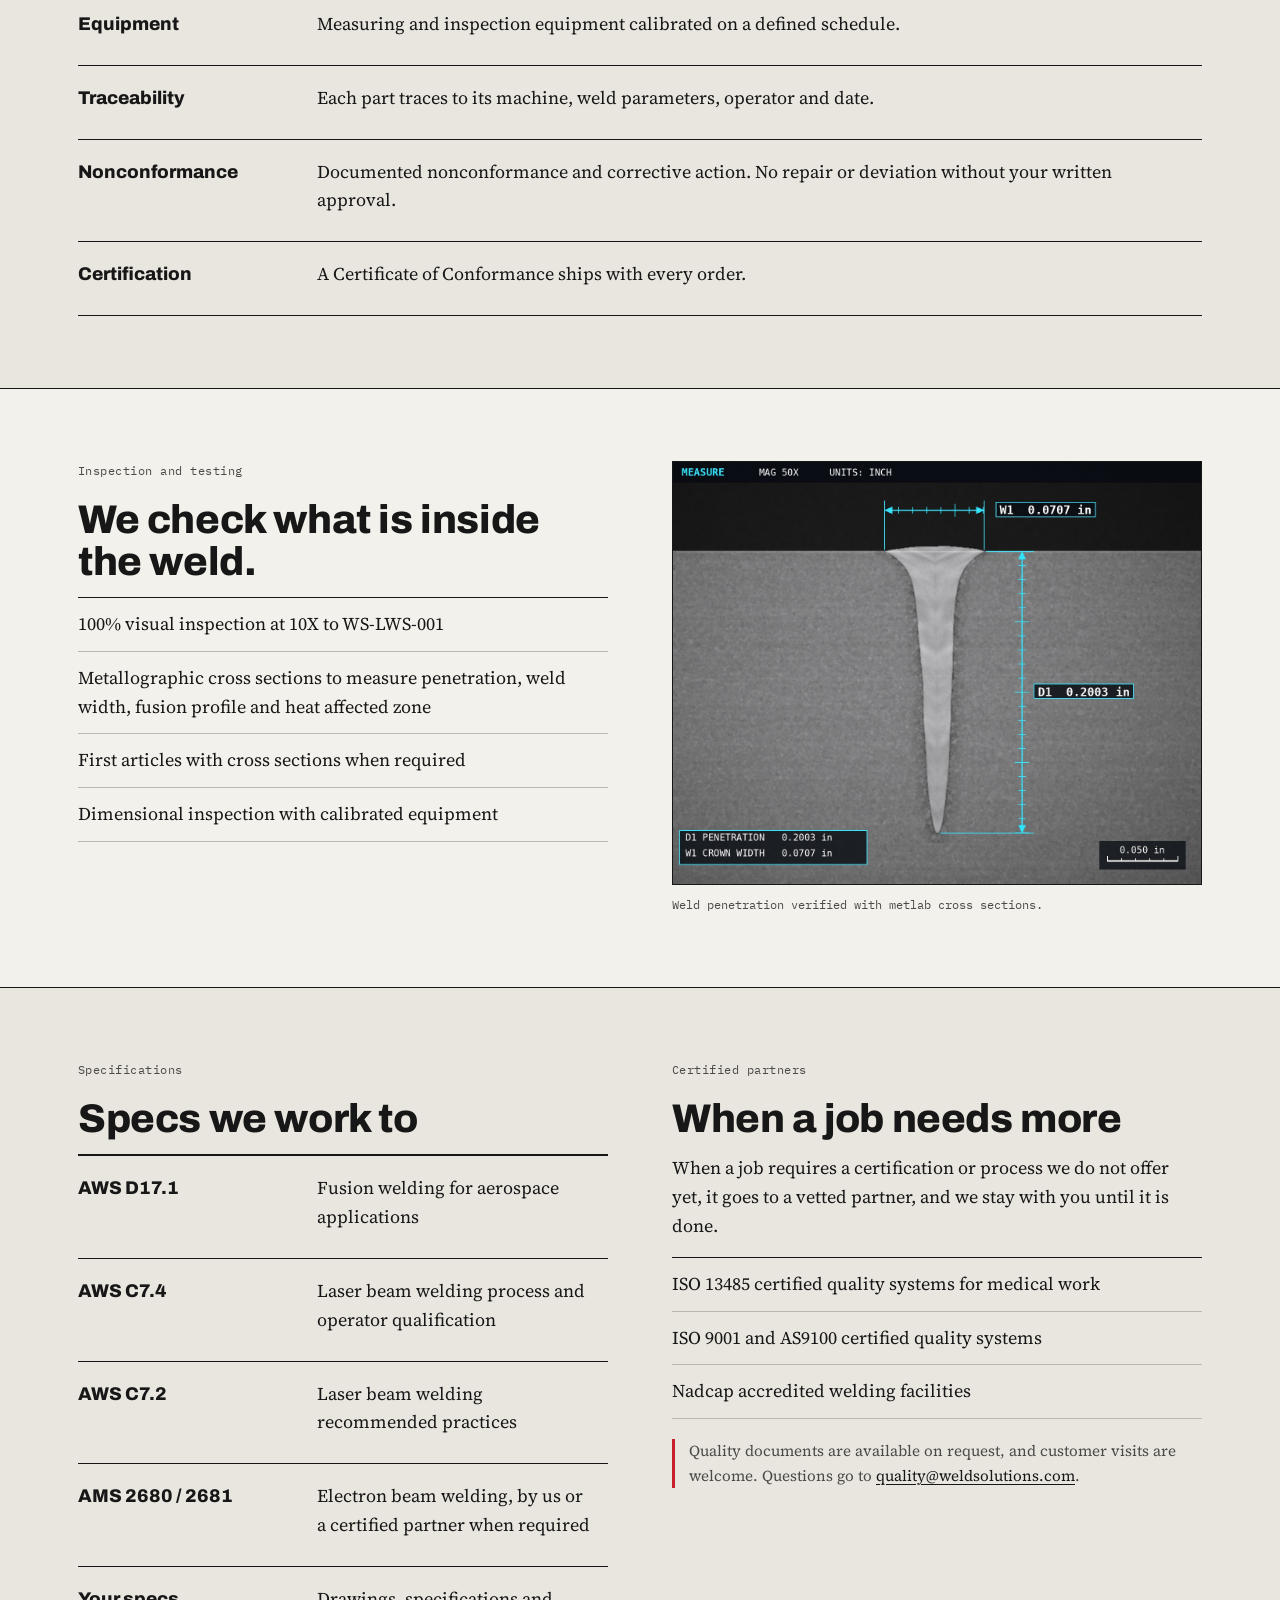
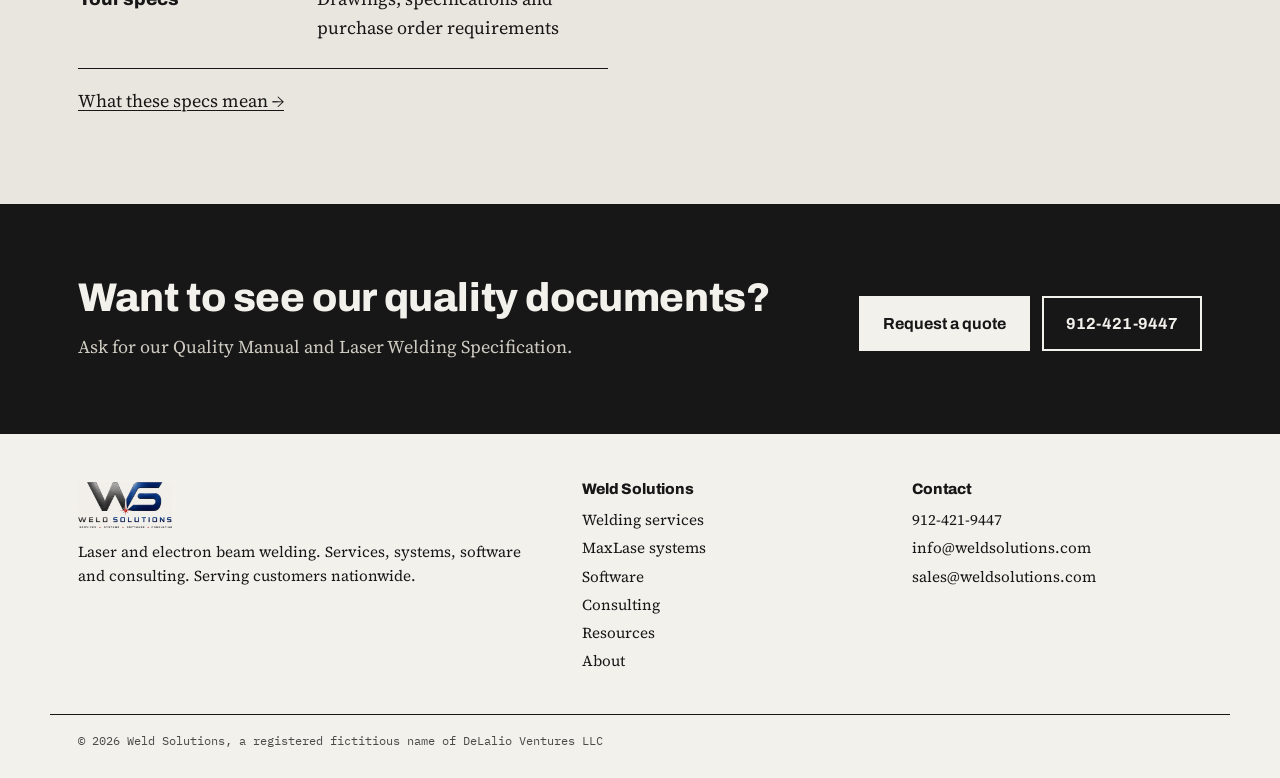
<file: services/quality.html>
<!doctype html>
<html lang="en">
<head>
<meta charset="utf-8">
<meta name="viewport" content="width=device-width, initial-scale=1">
<title>Welding Quality | Weld Solutions</title>
<meta name="description" content="Quality system built to ISO 9001:2026, Laser Welding Specification WS-LWS-001, AWS D17.1, 100% 10X inspection, metallographic cross sections and full traceability.">
<link rel="preconnect" href="https://fonts.googleapis.com">
<link rel="preconnect" href="https://fonts.gstatic.com" crossorigin>
<link href="https://fonts.googleapis.com/css2?family=Archivo:wght@600;700;800&family=IBM+Plex+Mono:wght@400;500&family=Source+Serif+4:opsz,wght@8..60,400;8..60,600&display=swap" rel="stylesheet">
<link rel="stylesheet" href="/styles.css">
</head>
<body>
<header class="site">
  <div class="wrap bar">
    <a class="logo" href="/"><img src="/images/ws-logo.png" alt="Weld Solutions"></a>
    <button class="menu-btn" aria-label="Menu" onclick="document.body.classList.toggle('nav-open')">Menu</button>
    <nav><a href="/services/" class="on" aria-current="page">Services</a><a href="https://systems.weldsolutions.com">Systems</a><a href="/software.html">Software</a><a href="/consulting.html">Consulting</a><a href="/resources.html">Resources</a><a href="/about.html">About</a><a class="nav-contact" href="/contact.html">Contact</a></nav>
  </div>
</header>
<div class="subnav"><div class="wrap"><span class="label">Welding services</span><nav><a href="/services/">Overview</a><a href="/services/parts.html">Parts</a><a href="/services/electron-beam.html">Electron beam</a><a href="/services/quality.html" class="on">Quality</a><a href="/services/quote.html">Request a quote</a></nav></div></div>
<main>

<section class="hero"><div class="wrap" style="padding-bottom:56px">
  <span class="label">Quality</span>
  <h1>Quality you can trust.</h1>
  <p class="lead">Welding is a special process. You cannot inspect quality into a weld after the fact, so we control it before and during welding, and we keep the records to prove it.</p>
</div></section>

<section><div class="wrap">
  <span class="label">Quality policy</span>
  <div class="policy">
    <p>Weld Solutions delivers welds that meet our customers&rsquo; requirements, the first time and on time.</p>
    <p>We will not trade quality for delivery. When the two conflict, quality wins and the customer hears from us first.</p>
    <p>We control every weld with qualified schedules, qualified operators and calibrated equipment, and we keep the records to prove it.</p>
    <p>We act with integrity, protect our customers&rsquo; property and designs, comply with applicable requirements, and continually improve our quality management system.</p>
  </div>
</div></section>

<section class="tint"><div class="wrap">
  <span class="label">Quality management system</span>
  <h2>Built to ISO 9001:2026.</h2>
  <table class="table">
    <tr><th>WS-QM-001</th><td><span class="sub">Quality Manual</span><p>Our documented quality system, with procedures, forms and records for every requirement.</p></td></tr>
    <tr><th>WS-LWS-001</th><td><span class="sub">Laser Welding Specification</span><p>Governs every laser weld we make. Your drawing, specification and purchase order come first. Available on request.</p></td></tr>
    <tr><th>Contract review</th><td><p>Every order is reviewed before we accept it, so requirements and acceptance criteria are clear up front.</p></td></tr>
    <tr><th>Weld schedules</th><td><p>Qualified before production and requalified when material, thickness, joint design or machine settings change beyond defined limits.</p></td></tr>
    <tr><th>Operators</th><td><p>Trained and qualified for the work they do, with records on file.</p></td></tr>
    <tr><th>Equipment</th><td><p>Measuring and inspection equipment calibrated on a defined schedule.</p></td></tr>
    <tr><th>Traceability</th><td><p>Each part traces to its machine, weld parameters, operator and date.</p></td></tr>
    <tr><th>Nonconformance</th><td><p>Documented nonconformance and corrective action. No repair or deviation without your written approval.</p></td></tr>
    <tr><th>Certification</th><td><p>A Certificate of Conformance ships with every order.</p></td></tr>
  </table>
</div></section>

<section><div class="wrap cols">
  <div>
    <span class="label">Inspection and testing</span>
    <h2>We check what is inside the weld.</h2>
    <ul class="plain">
      <li>100% visual inspection at 10X to WS-LWS-001</li>
      <li>Metallographic cross sections to measure penetration, weld width, fusion profile and heat affected zone</li>
      <li>First articles with cross sections when required</li>
      <li>Dimensional inspection with calibrated equipment</li>
    </ul>
  </div>
  <figure class="photo-fig">
    <img src="/images/weld-cross-section-measured.jpg" alt="Illustration of a keyhole laser weld cross section with penetration and crown width measurements">
    <figcaption>Weld penetration verified with metlab cross sections.</figcaption>
  </figure>
</div></section>

<section class="tint"><div class="wrap cols">
  <div>
    <span class="label">Specifications</span>
    <h2>Specs we work to</h2>
    <table class="table">
      <tr><th>AWS D17.1</th><td><p>Fusion welding for aerospace applications</p></td></tr>
      <tr><th>AWS C7.4</th><td><p>Laser beam welding process and operator qualification</p></td></tr>
      <tr><th>AWS C7.2</th><td><p>Laser beam welding recommended practices</p></td></tr>
      <tr><th>AMS 2680 / 2681</th><td><p>Electron beam welding, by us or a certified partner when required</p></td></tr>
      <tr><th>Your specs</th><td><p>Drawings, specifications and purchase order requirements</p></td></tr>
    </table>
    <p style="margin-top:18px"><a href="/resources.html">What these specs mean &rarr;</a></p>
  </div>
  <div>
    <span class="label">Certified partners</span>
    <h2>When a job needs more</h2>
    <p>When a job requires a certification or process we do not offer yet, it goes to a vetted partner, and we stay with you until it is done.</p>
    <ul class="plain">
      <li>ISO 13485 certified quality systems for medical work</li>
      <li>ISO 9001 and AS9100 certified quality systems</li>
      <li>Nadcap accredited welding facilities</li>
    </ul>
    <p class="note">Quality documents are available on request, and customer visits are welcome. Questions go to <a href="mailto:quality@weldsolutions.com">quality@weldsolutions.com</a>.</p>
  </div>
</div></section>
<section class="closing"><div class="wrap">
  <div><h2>Want to see our quality documents?</h2><p>Ask for our Quality Manual and Laser Welding Specification.</p></div>
  <div class="btns"><a class="btn" href="/services/quote.html">Request a quote</a><a class="btn line" href="tel:+19124219447">912-421-9447</a></div>
</div></section>

</main>
<footer class="site">
  <div class="wrap foot">
    <div>
      <img src="/images/ws-logo.png" alt="Weld Solutions">
      <p>Laser and electron beam welding. Services, systems, software and consulting. Serving customers nationwide.</p>
    </div>
    <div>
      <h4>Weld Solutions</h4>
      <a href="/services/">Welding services</a>
      <a href="https://systems.weldsolutions.com">MaxLase systems</a>
      <a href="/software.html">Software</a>
      <a href="/consulting.html">Consulting</a>
      <a href="/resources.html">Resources</a>
      <a href="/about.html">About</a>
    </div>
    <div>
      <h4>Contact</h4>
      <a href="tel:+19124219447">912-421-9447</a>
      <a href="mailto:info@weldsolutions.com">info@weldsolutions.com</a>
      <a href="mailto:sales@weldsolutions.com">sales@weldsolutions.com</a>
    </div>
  </div>
  <div class="wrap legal">&copy; <span class="yr">2026</span> Weld Solutions, a registered fictitious name of DeLalio Ventures LLC</div>
</footer>
<script>document.querySelectorAll('.yr').forEach(e=>e.textContent=new Date().getFullYear());</script>
</body>
</html>
</file>
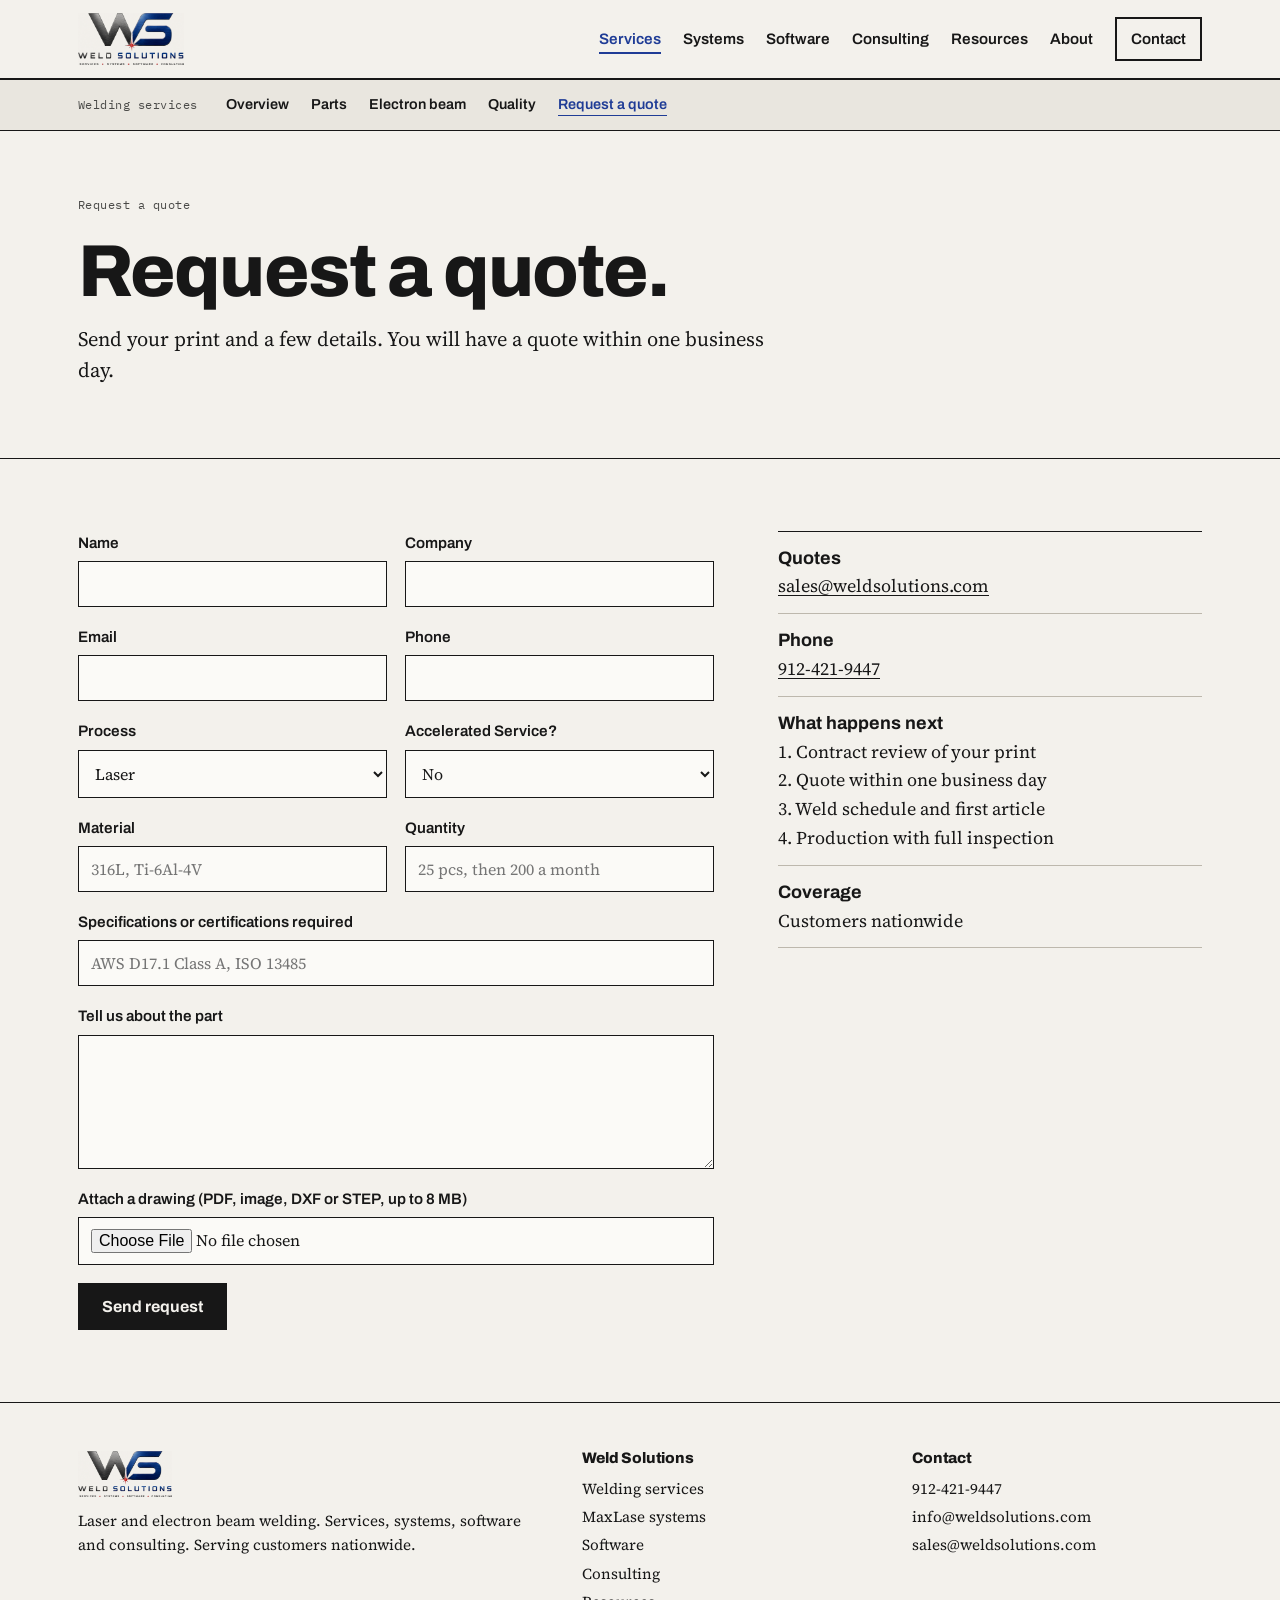
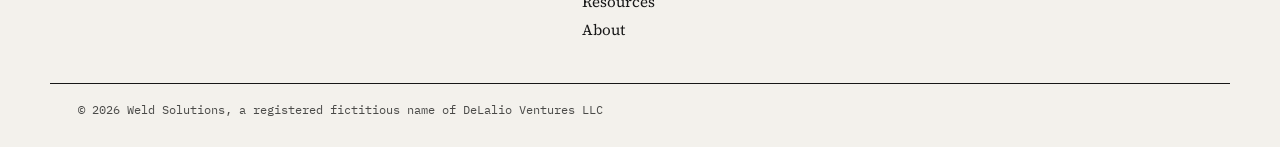
<file: services/quote.html>
<!doctype html>
<html lang="en">
<head>
<meta charset="utf-8">
<meta name="viewport" content="width=device-width, initial-scale=1">
<title>Request a Welding Quote | Weld Solutions</title>
<meta name="description" content="Request a laser or electron beam welding quote from Weld Solutions. Quotes within one business day.">
<link rel="preconnect" href="https://fonts.googleapis.com">
<link rel="preconnect" href="https://fonts.gstatic.com" crossorigin>
<link href="https://fonts.googleapis.com/css2?family=Archivo:wght@600;700;800&family=IBM+Plex+Mono:wght@400;500&family=Source+Serif+4:opsz,wght@8..60,400;8..60,600&display=swap" rel="stylesheet">
<link rel="stylesheet" href="/styles.css">
</head>
<body>
<header class="site">
  <div class="wrap bar">
    <a class="logo" href="/"><img src="/images/ws-logo.png" alt="Weld Solutions"></a>
    <button class="menu-btn" aria-label="Menu" onclick="document.body.classList.toggle('nav-open')">Menu</button>
    <nav><a href="/services/" class="on" aria-current="page">Services</a><a href="https://systems.weldsolutions.com">Systems</a><a href="/software.html">Software</a><a href="/consulting.html">Consulting</a><a href="/resources.html">Resources</a><a href="/about.html">About</a><a class="nav-contact" href="/contact.html">Contact</a></nav>
  </div>
</header>
<div class="subnav"><div class="wrap"><span class="label">Welding services</span><nav><a href="/services/">Overview</a><a href="/services/parts.html">Parts</a><a href="/services/electron-beam.html">Electron beam</a><a href="/services/quality.html">Quality</a><a href="/services/quote.html" class="on">Request a quote</a></nav></div></div>
<main>

<section class="hero"><div class="wrap" style="padding-bottom:56px">
  <span class="label">Request a quote</span>
  <h1>Request a quote.</h1>
  <p class="lead">Send your print and a few details. You will have a quote within one business day.</p>
</div></section>
<section><div class="wrap cols wide-left">
  <form name="quote" method="POST" action="thanks.html" data-netlify="true" netlify-honeypot="company-website" enctype="multipart/form-data" class="form">
    <input type="hidden" name="form-name" value="quote">
    <p class="hp"><label>Leave blank <input name="company-website"></label></p>
    <div class="row2"><label>Name<input name="name" required></label><label>Company<input name="company"></label></div>
    <div class="row2"><label>Email<input type="email" name="email" required></label><label>Phone<input type="tel" name="phone"></label></div>
    <div class="row2">
      <label>Process<select name="process"><option>Laser</option><option>Electron beam</option><option>Not sure</option></select></label>
      <label>Accelerated Service?<select name="accelerated"><option>No</option><option>Yes</option></select></label>
    </div>
    <div class="row2"><label>Material<input name="material" placeholder="316L, Ti-6Al-4V"></label><label>Quantity<input name="quantity" placeholder="25 pcs, then 200 a month"></label></div>
    <label>Specifications or certifications required<input name="specs" placeholder="AWS D17.1 Class A, ISO 13485"></label>
    <label>Tell us about the part<textarea name="message" rows="5"></textarea></label>
    <label>Attach a drawing (PDF, image, DXF or STEP, up to 8 MB)<input type="file" name="drawing" accept=".pdf,.png,.jpg,.jpeg,.dxf,.step,.stp"></label>
    <button class="btn" type="submit">Send request</button>
  </form>
  <div>
    <ul class="plain">
      <li><b>Quotes</b><br><a href="mailto:sales@weldsolutions.com">sales@weldsolutions.com</a></li>
      <li><b>Phone</b><br><a href="tel:+19124219447">912-421-9447</a></li>
      <li><b>What happens next</b><br>1. Contract review of your print<br>2. Quote within one business day<br>3. Weld schedule and first article<br>4. Production with full inspection</li>
      <li><b>Coverage</b><br>Customers nationwide</li>
    </ul>
  </div>
</div></section>

</main>
<footer class="site">
  <div class="wrap foot">
    <div>
      <img src="/images/ws-logo.png" alt="Weld Solutions">
      <p>Laser and electron beam welding. Services, systems, software and consulting. Serving customers nationwide.</p>
    </div>
    <div>
      <h4>Weld Solutions</h4>
      <a href="/services/">Welding services</a>
      <a href="https://systems.weldsolutions.com">MaxLase systems</a>
      <a href="/software.html">Software</a>
      <a href="/consulting.html">Consulting</a>
      <a href="/resources.html">Resources</a>
      <a href="/about.html">About</a>
    </div>
    <div>
      <h4>Contact</h4>
      <a href="tel:+19124219447">912-421-9447</a>
      <a href="mailto:info@weldsolutions.com">info@weldsolutions.com</a>
      <a href="mailto:sales@weldsolutions.com">sales@weldsolutions.com</a>
    </div>
  </div>
  <div class="wrap legal">&copy; <span class="yr">2026</span> Weld Solutions, a registered fictitious name of DeLalio Ventures LLC</div>
</footer>
<script>document.querySelectorAll('.yr').forEach(e=>e.textContent=new Date().getFullYear());</script>
</body>
</html>
</file>
<file: styles.css>
:root {
  --paper: #f3f1ec;
  --paper-2: #e9e6df;
  --ink: #171717;
  --ink-2: #4a4a48;
  --rule: #171717;
  --hair: #bdb8ad;
  --blue: #1f3c96;
  --red: #c8202a;
}
* { box-sizing: border-box; }
html { scroll-behavior: smooth; }
body {
  margin: 0; background: var(--paper); color: var(--ink);
  font-family: "Source Serif 4", Georgia, "Times New Roman", serif;
  font-size: 18px; line-height: 1.6; text-align: left;
}
img, video { max-width: 100%; display: block; }
a { color: var(--ink); text-decoration-thickness: 1px; text-underline-offset: 3px; }
a:hover { color: var(--blue); }
h1, h2, h3, h4 { font-family: "Archivo", "Arial Narrow", Arial, sans-serif; font-weight: 800; letter-spacing: -0.01em; line-height: 1.05; margin: 0 0 14px; }
h1 { font-size: clamp(2.4rem, 6vw, 4.6rem); letter-spacing: -0.025em; }
h2 { font-size: clamp(1.7rem, 3.4vw, 2.5rem); }
h3 { font-size: 1.3rem; font-weight: 700; letter-spacing: 0; }
p { margin: 0 0 16px; }
.label, figcaption, .tb dt, .nav-num, .idx, .jump, .legal { font-family: "IBM Plex Mono", ui-monospace, Menlo, Consolas, monospace; }
.wrap { max-width: 1180px; margin: 0 auto; padding: 0 28px; }

header.site { border-bottom: 2px solid var(--rule); background: var(--paper); position: sticky; top: 0; z-index: 20; }
.bar { display: flex; align-items: center; justify-content: space-between; height: 78px; }
.logo img { height: 52px; width: auto; mix-blend-mode: multiply; }
header nav { display: flex; gap: 22px; align-items: center; }
header nav a { font-family: "Archivo", Arial, sans-serif; font-weight: 600; font-size: .95rem; text-decoration: none; color: var(--ink); }
header nav a .nav-num { font-size: .7rem; color: var(--ink-2); margin-right: 5px; font-weight: 400; }
header nav a.on, header nav a:hover { color: var(--blue); }
header nav a.on { text-decoration: underline; text-decoration-thickness: 2px; text-underline-offset: 8px; }
.nav-contact { border: 2px solid var(--ink); padding: 8px 14px; }
.nav-contact:hover { background: var(--ink); color: var(--paper) !important; }
.menu-btn { display: none; background: none; border: 2px solid var(--ink); font-size: 1.2rem; padding: 4px 10px; cursor: pointer; }

section { padding: 72px 0; border-bottom: 1px solid var(--rule); }
section.tint { background: var(--paper-2); }
.label { font-size: .78rem; letter-spacing: .04em; color: var(--ink-2); margin-bottom: 18px; display: block; }
.label b { color: var(--red); font-weight: 500; }
.lead { font-size: 1.28rem; line-height: 1.5; max-width: 34em; }
.cols { display: grid; grid-template-columns: 1fr 1fr; gap: 64px; align-items: start; }
.cols.wide-left { grid-template-columns: 1.5fr 1fr; }

.hero { padding: 64px 0 0; }
.hero h1 { max-width: 11em; }
.hero-row { display: grid; grid-template-columns: 1.55fr 1fr; gap: 56px; align-items: end; padding-bottom: 56px; }
.tb { border: 2px solid var(--rule); margin: 0; }
.tb div { display: grid; grid-template-columns: 9.5em 1fr; border-bottom: 1px solid var(--rule); }
.tb div:last-child { border-bottom: 0; }
.tb dt { font-size: .72rem; letter-spacing: .05em; padding: 10px 12px; border-right: 1px solid var(--rule); color: var(--ink-2); text-transform: uppercase; }
.tb dd { margin: 0; padding: 9px 12px; font-family: "Archivo", Arial, sans-serif; font-weight: 700; font-size: 1rem; }
.fig-band { border-top: 2px solid var(--rule); display: grid; grid-template-columns: 1.55fr 1fr; }
.fig-band figure { margin: 0; border-right: 1px solid var(--rule); padding: 28px 28px 22px 0; }
.fig-band figure img, .fig-band figure video { width: 100%; border: 1px solid var(--rule); }
figcaption { font-size: .78rem; color: var(--ink-2); margin-top: 10px; }
.fig-note { padding: 28px 0 22px 28px; }
.fig-note p { font-size: 1.05rem; }

.btn { display: inline-block; font-family: "Archivo", Arial, sans-serif; font-weight: 700; font-size: 1rem; text-decoration: none; padding: 13px 22px; background: var(--ink); color: var(--paper) !important; border: 2px solid var(--ink); cursor: pointer; }
.btn:hover { background: var(--blue); border-color: var(--blue); }
.btn.line { background: transparent; color: var(--ink) !important; }
.btn.line:hover { background: var(--ink); color: var(--paper) !important; }
.btns { display: flex; gap: 12px; flex-wrap: wrap; margin-top: 8px; }

.rows { border-top: 2px solid var(--rule); margin-top: 28px; }
.row { display: grid; grid-template-columns: 4.5em 13em 1fr 17em; gap: 28px; align-items: baseline; padding: 26px 0; border-bottom: 1px solid var(--rule); text-decoration: none; color: var(--ink); }
.row:hover { background: var(--paper-2); }
.row .idx { font-size: .85rem; color: var(--red); }
.row h3 { font-size: 1.7rem; margin: 0; font-weight: 800; }
.row p { margin: 0; color: var(--ink-2); }
.row .go { font-family: "Archivo", Arial, sans-serif; font-weight: 700; white-space: nowrap; text-align: right; }
.row:hover .go { color: var(--blue); }

.plain { list-style: none; padding: 0; margin: 0 0 20px; border-top: 1px solid var(--rule); }
.plain li { padding: 12px 0; border-bottom: 1px solid var(--hair); }
.plain li b { font-family: "Archivo", Arial, sans-serif; }
.table { width: 100%; border-collapse: collapse; border-top: 2px solid var(--rule); }
.table th, .table td { text-align: left; vertical-align: top; padding: 18px 16px 18px 0; border-bottom: 1px solid var(--rule); }
.table th { font-family: "Archivo", Arial, sans-serif; font-weight: 800; font-size: 1.15rem; width: 13em; }
.table td .sub { font-family: "IBM Plex Mono", monospace; font-size: .78rem; color: var(--ink-2); display: block; margin-bottom: 6px; }
.table td p { margin: 0 0 8px; }
.table td .keys { font-size: .95rem; color: var(--ink-2); margin: 0; }
.gloss { columns: 2; column-gap: 56px; margin: 0; border-top: 2px solid var(--rule); padding-top: 8px; }
.gloss div { break-inside: avoid; padding: 12px 0; border-bottom: 1px solid var(--hair); }
.gloss dt { font-family: "Archivo", Arial, sans-serif; font-weight: 700; }
.gloss dd { margin: 2px 0 0; color: var(--ink-2); font-size: .98rem; }
.note { font-size: .95rem; color: var(--ink-2); border-left: 3px solid var(--red); padding-left: 14px; }
.box { border: 2px solid var(--rule); padding: 26px; background: var(--paper); }
.box h3 { margin-top: 0; }
.jump { display: flex; gap: 22px; flex-wrap: wrap; font-size: .85rem; margin-top: 22px; }

.photo-fig { margin: 0; }
.photo-fig img { border: 1px solid var(--rule); }
.bio { display: grid; grid-template-columns: 220px 1fr; gap: 40px; align-items: start; }
.bio img { border: 1px solid var(--rule); }
.steps { list-style: none; padding: 0; margin: 28px 0 0; border-top: 2px solid var(--rule); }
.steps li { display: grid; grid-template-columns: 7em 1fr; gap: 24px; padding: 16px 0; border-bottom: 1px solid var(--rule); }
.steps b { font-family: "Archivo", Arial, sans-serif; font-size: 1.4rem; }

.closing { background: var(--ink); color: var(--paper); border-bottom: 0; }
.closing h2 { color: var(--paper); }
.closing p { color: #cfcbc2; margin: 0; }
.closing .btn { background: var(--paper); color: var(--ink) !important; border-color: var(--paper); }
.closing .btn.line { background: transparent; color: var(--paper) !important; }
.closing .wrap { display: flex; justify-content: space-between; align-items: center; gap: 40px; }

.form label { display: block; font-family: "Archivo", Arial, sans-serif; font-weight: 600; font-size: .95rem; margin-bottom: 18px; }
.form input, .form textarea, .form select { display: block; width: 100%; margin-top: 6px; padding: 11px 12px; border: 1px solid var(--ink); border-radius: 0; background: #fbfaf7; font: 400 1rem "Source Serif 4", Georgia, serif; color: var(--ink); }
.form input:focus, .form textarea:focus, .form select:focus { outline: 2px solid var(--blue); outline-offset: 0; }
.row2 { display: grid; grid-template-columns: 1fr 1fr; gap: 18px; }
.hp { position: absolute; left: -9999px; }

footer.site { padding: 48px 0 28px; font-size: .95rem; }
.foot { display: grid; grid-template-columns: 1.6fr 1fr 1fr; gap: 40px; }
.foot h4 { font-size: .95rem; margin-bottom: 10px; }
.foot a { display: block; text-decoration: none; margin-bottom: 4px; }
.foot img { height: 46px; width: auto; mix-blend-mode: multiply; margin-bottom: 12px; }
.legal { margin-top: 36px; padding-top: 16px; border-top: 1px solid var(--rule); font-size: .75rem; color: var(--ink-2); }

@media (max-width: 980px) {
  .hero-row, .fig-band, .cols, .cols.wide-left { grid-template-columns: 1fr; gap: 36px; }
  .fig-band figure { border-right: 0; padding-right: 0; border-bottom: 1px solid var(--rule); }
  .fig-note { padding-left: 0; }
  .row { grid-template-columns: 3em 1fr; }
  .row p, .row .go { grid-column: 2; }
  .menu-btn { display: block; }
  header nav { display: none; position: absolute; top: 78px; left: 0; right: 0; background: var(--paper); border-bottom: 2px solid var(--rule); flex-direction: column; align-items: flex-start; gap: 0; padding: 6px 28px 20px; }
  header nav a { width: 100%; padding: 12px 0; border-bottom: 1px solid var(--hair); }
  header nav a.on { text-decoration: none; }
  header nav a.nav-contact { margin-top: 12px; width: auto; border: 2px solid var(--ink); padding: 8px 14px; }
  body.nav-open header nav { display: flex; }
  .gloss { columns: 1; }
  .closing .wrap { flex-direction: column; align-items: flex-start; }
  .foot { grid-template-columns: 1fr 1fr; }
}
@media (max-width: 600px) {
  body { font-size: 17px; }
  .wrap { padding: 0 16px; }
  section { padding: 52px 0; }
  .bio, .row2 { grid-template-columns: 1fr; }
  .bio img { max-width: 200px; }
  .table th, .table td { display: block; width: auto; padding-right: 0; }
  .table th { padding-bottom: 4px; border-bottom: 0; }
  .table td { padding-top: 0; }
  .steps li { grid-template-columns: 4.5em 1fr; }
  .foot { grid-template-columns: 1fr; }
  .tb div { grid-template-columns: 8em 1fr; }
}
@media (max-width: 980px) { .row { grid-template-columns: 3em 1fr; } .row .go { text-align: left; } }

/* services sub nav */
.subnav { border-bottom: 1px solid var(--rule); background: var(--paper-2); }
.subnav .wrap { display: flex; align-items: center; gap: 28px; min-height: 50px; flex-wrap: wrap; }
.subnav .label { margin: 0; }
.subnav nav { display: flex; gap: 22px; flex-wrap: wrap; }
.subnav nav a { font-family: "Archivo", Arial, sans-serif; font-weight: 600; font-size: .9rem; text-decoration: none; }
.subnav nav a.on { color: var(--blue); text-decoration: underline; text-underline-offset: 6px; }

/* part plates */
.plates { display: grid; grid-template-columns: repeat(4, 1fr); border-top: 2px solid var(--rule); border-left: 1px solid var(--rule); margin-top: 26px; }
.plate { margin: 0; padding: 18px; border-right: 1px solid var(--rule); border-bottom: 1px solid var(--rule); background: var(--paper); }
.plate-img { border: 1px solid var(--hair); background: #faf9f6; aspect-ratio: 16/10; display: flex; }
.plate-img img { width: 100%; height: 100%; object-fit: contain; }
.plate figcaption { margin: 8px 0 10px; }
.plate h3 { font-size: 1.1rem; margin-bottom: 8px; }
.plate p { font-size: .95rem; color: var(--ink-2); margin-bottom: 10px; }
.plate .mat { font-family: "IBM Plex Mono", monospace; font-size: .74rem; color: var(--ink-2); border-top: 1px solid var(--hair); padding-top: 8px; margin: 0; }
.policy { border: 2px solid var(--rule); padding: 30px 34px; }
.policy p { font-family: "Archivo", Arial, sans-serif; font-weight: 600; font-size: 1.2rem; line-height: 1.4; }
.policy p:last-child { margin-bottom: 0; }
.steps li span { align-self: center; }
@media (max-width: 980px) { .plates { grid-template-columns: repeat(2, 1fr); } }
@media (max-width: 600px) { .plates { grid-template-columns: 1fr; } .subnav .label { display: none; } }
.plates.n3 { grid-template-columns: repeat(3, 1fr); } @media (max-width: 980px) { .plates.n3 { grid-template-columns: repeat(2, 1fr); } } @media (max-width: 600px) { .plates.n3 { grid-template-columns: 1fr; } }

/* video hero */
.vhero { position: relative; min-height: min(78vh, 720px); display: flex; align-items: flex-end; padding: 0; overflow: hidden; background: #111; border-bottom: 2px solid var(--rule); }
.vhero-video { position: absolute; inset: 0; width: 100%; height: 100%; object-fit: cover; max-width: none; }
.vhero-shade { position: absolute; inset: 0; background: linear-gradient(90deg, rgba(10,10,10,.82) 0%, rgba(10,10,10,.55) 45%, rgba(10,10,10,.1) 100%); }
.vhero-text { position: relative; padding-top: 120px; padding-bottom: 72px; color: #f3f1ec; width: 100%; }
.vhero h1 { color: #fff; max-width: 12em; }
.vhero .lead { color: #e2ded6; }
.btn.light { background: #f3f1ec; color: #171717 !important; border-color: #f3f1ec; }
.btn.light:hover { background: var(--blue); border-color: var(--blue); color: #fff !important; }
.btn.line.light { background: transparent; color: #f3f1ec !important; border-color: #f3f1ec; }
.btn.line.light:hover { background: #f3f1ec; color: #171717 !important; }
@media (prefers-reduced-motion: reduce) { .vhero-video { display: none; } .vhero { background: #111 url(images/hero-weld.jpg) center/cover; } }

/* facts bar */
.facts { padding: 0; }
.fact-row { display: grid; grid-template-columns: repeat(4, 1fr); }
.fact-row div { padding: 26px 22px; border-left: 1px solid var(--rule); }
.fact-row div:first-child { border-left: 0; padding-left: 0; }
.fact-row b { display: block; font-family: "Archivo", Arial, sans-serif; font-size: 1.5rem; font-weight: 800; }
.fact-row span { color: var(--ink-2); font-size: .95rem; }

/* rows without numbers */
.row { grid-template-columns: 15em 1fr 12em; }
@media (max-width: 980px) {
  .fact-row { grid-template-columns: 1fr 1fr; }
  .fact-row div:nth-child(3) { border-left: 0; padding-left: 0; }
  .fact-row div { border-top: 1px solid var(--hair); }
  .row { grid-template-columns: 1fr; gap: 8px; }
  .row p, .row .go { grid-column: 1; }
  .vhero-shade { background: rgba(10,10,10,.6); }
}
.vhero-video { object-position: 65% 80%; }
.docs { list-style: none; counter-reset: d; padding: 0; margin: 0; border-top: 2px solid var(--rule); }
.docs li { counter-increment: d; display: grid; grid-template-columns: 2.2em 1fr; column-gap: 12px; padding: 14px 0; border-bottom: 1px solid var(--rule); }
.docs li::before { content: counter(d); grid-row: span 2; font-family: "Archivo", Arial, sans-serif; font-weight: 800; font-size: 1.3rem; color: var(--blue); }
.docs b { font-family: "Archivo", Arial, sans-serif; }
.docs span { color: var(--ink-2); font-size: .95rem; }
</file>
